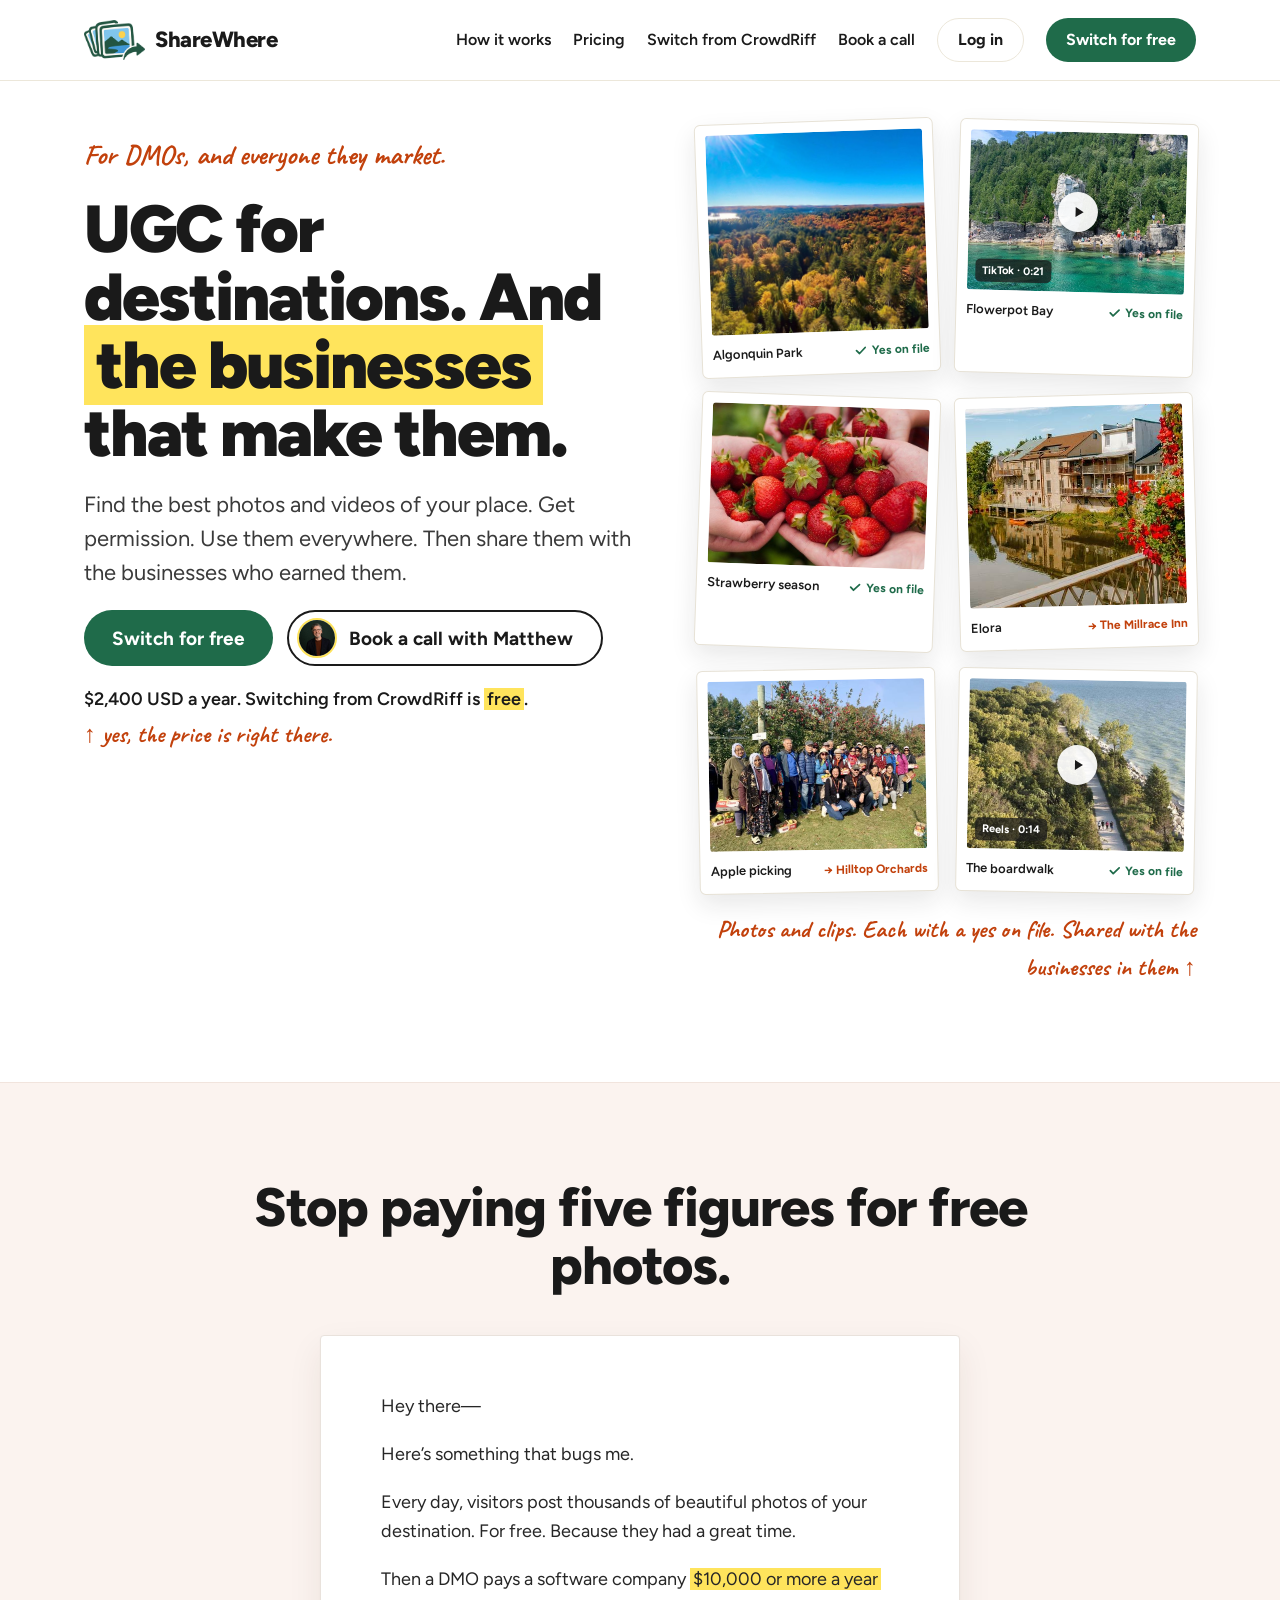
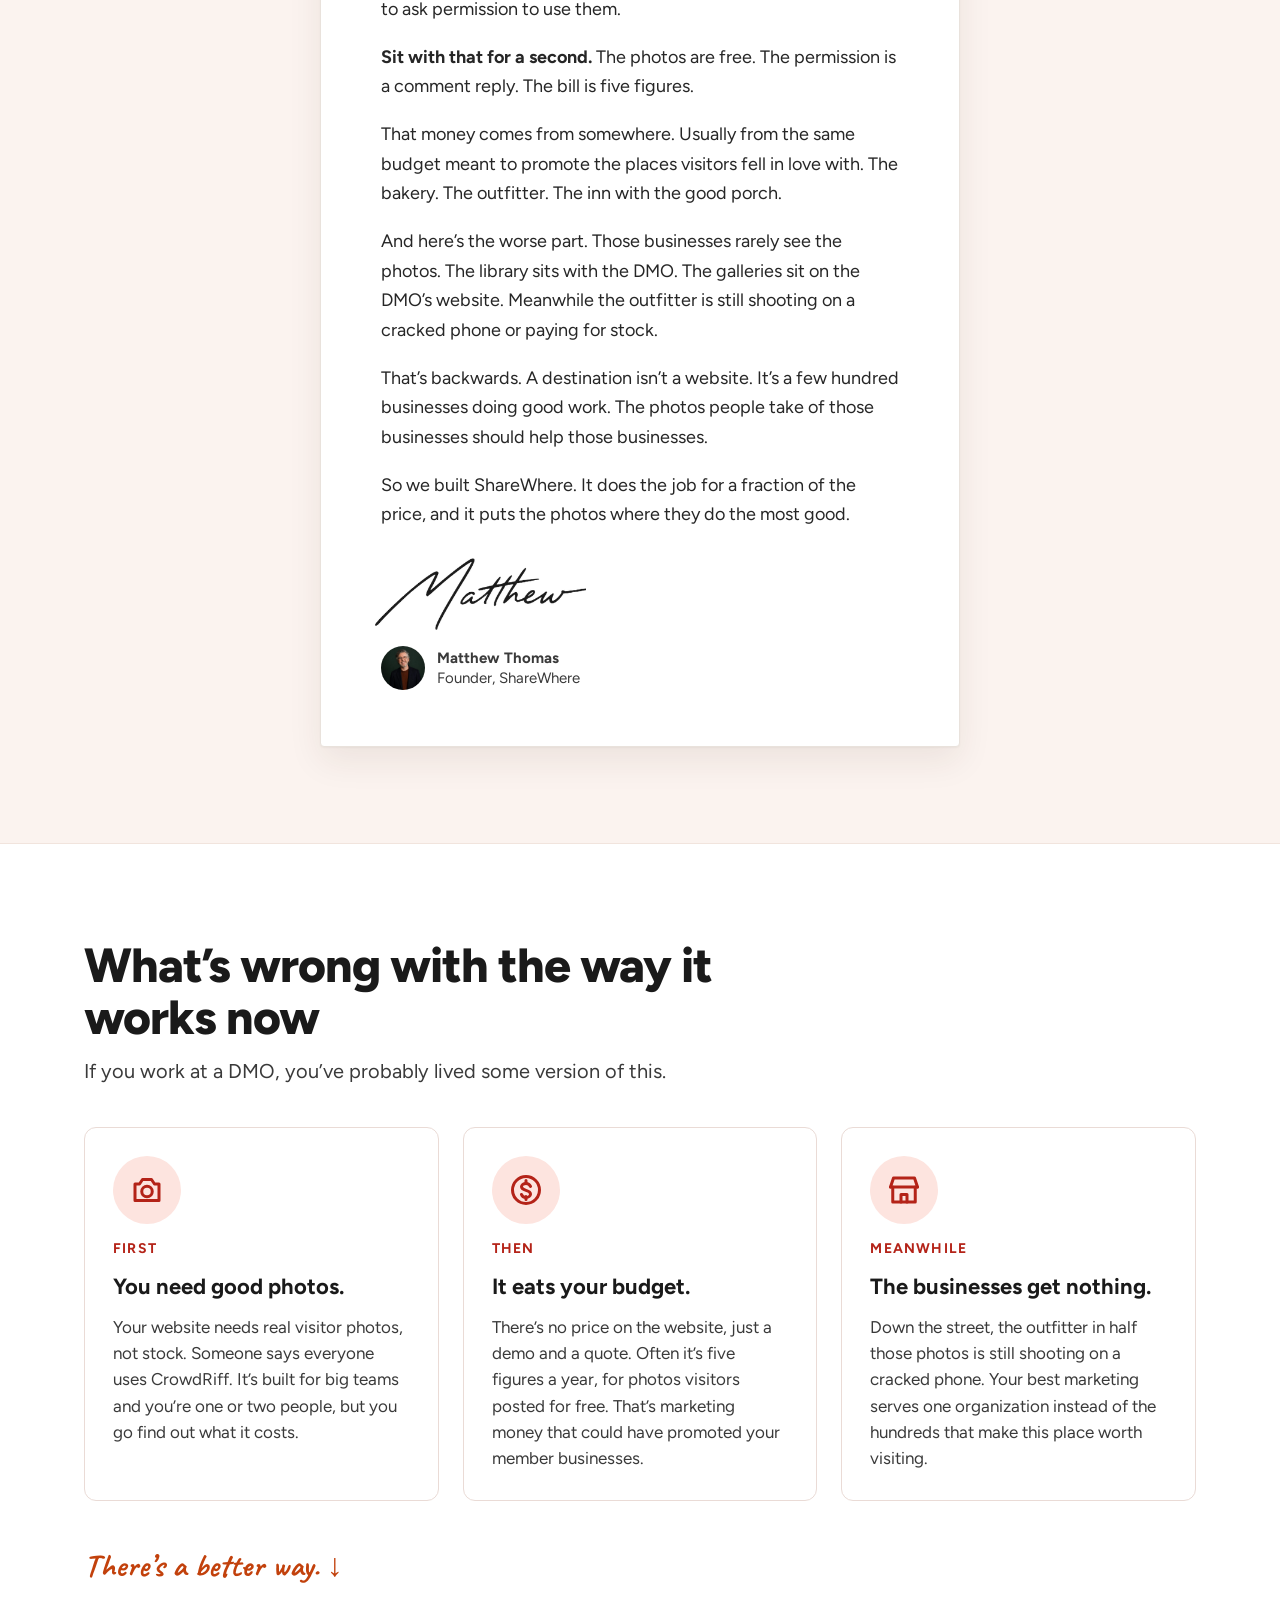
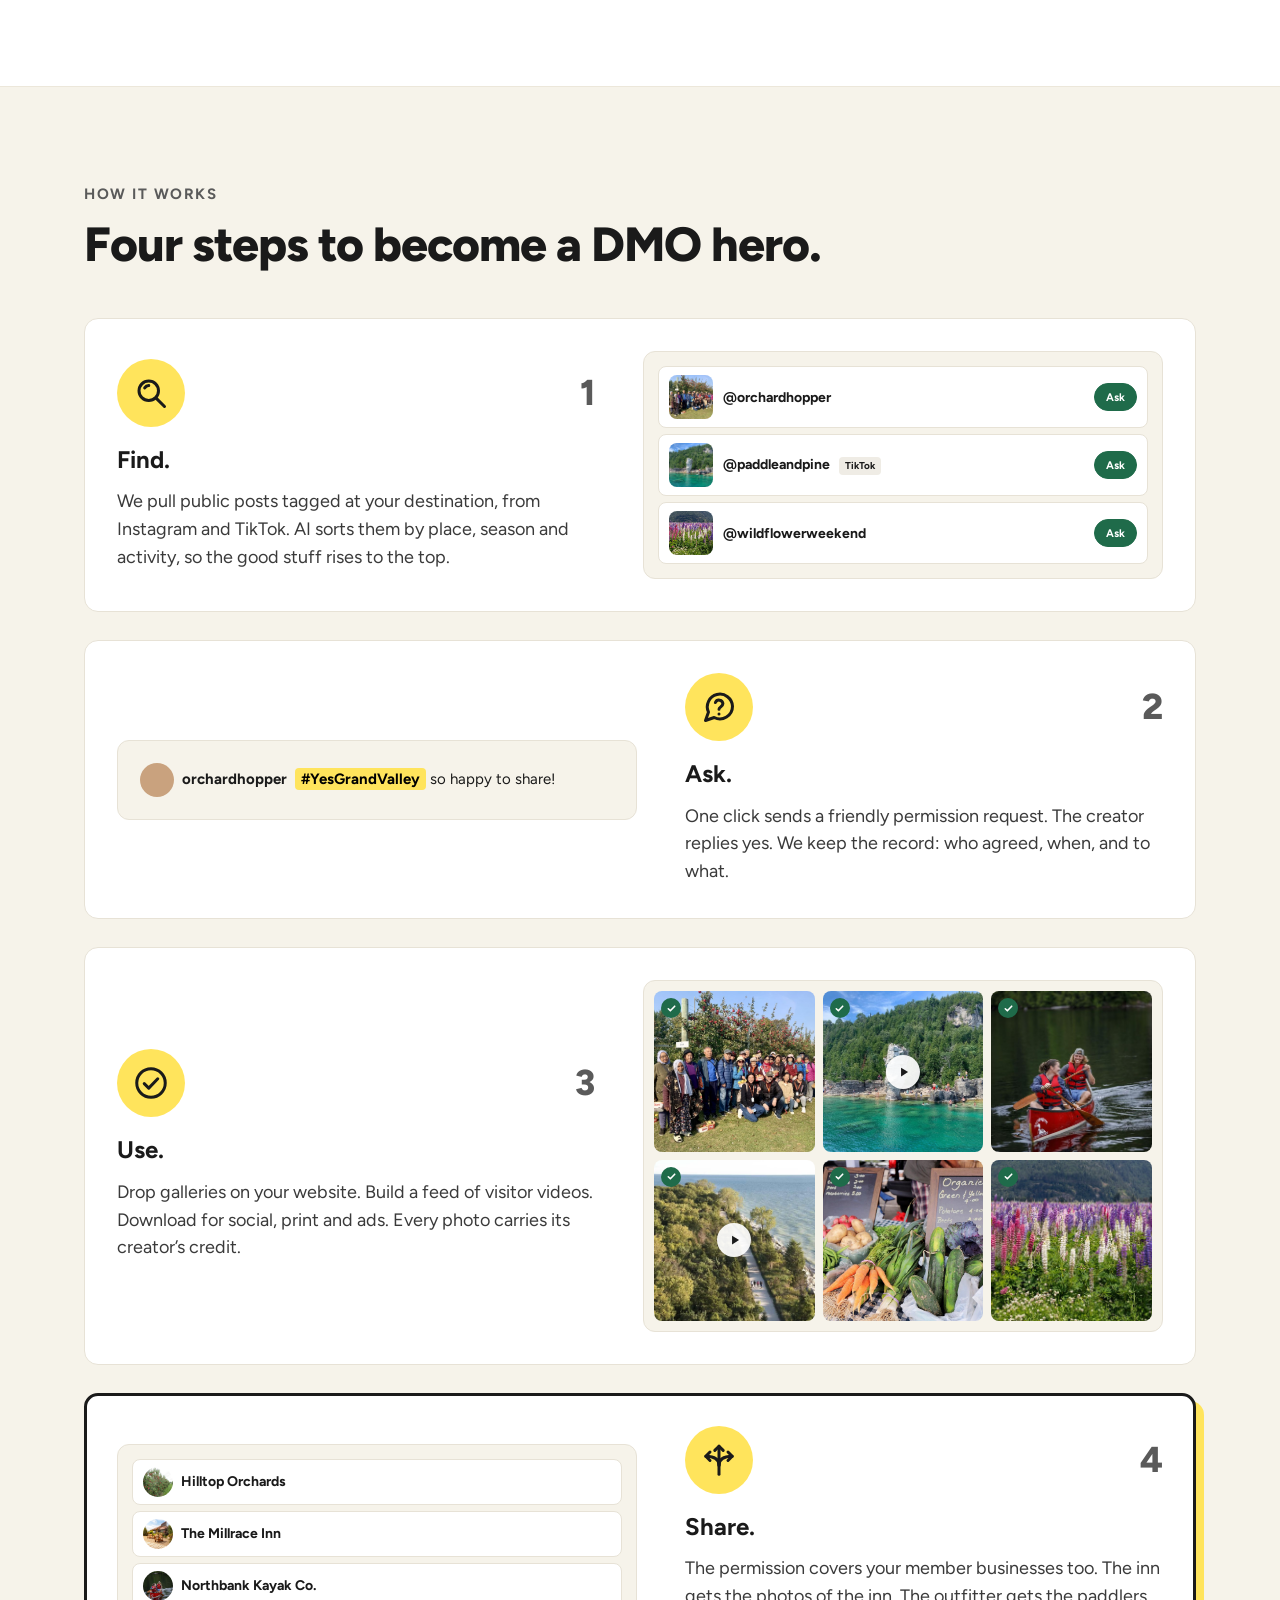
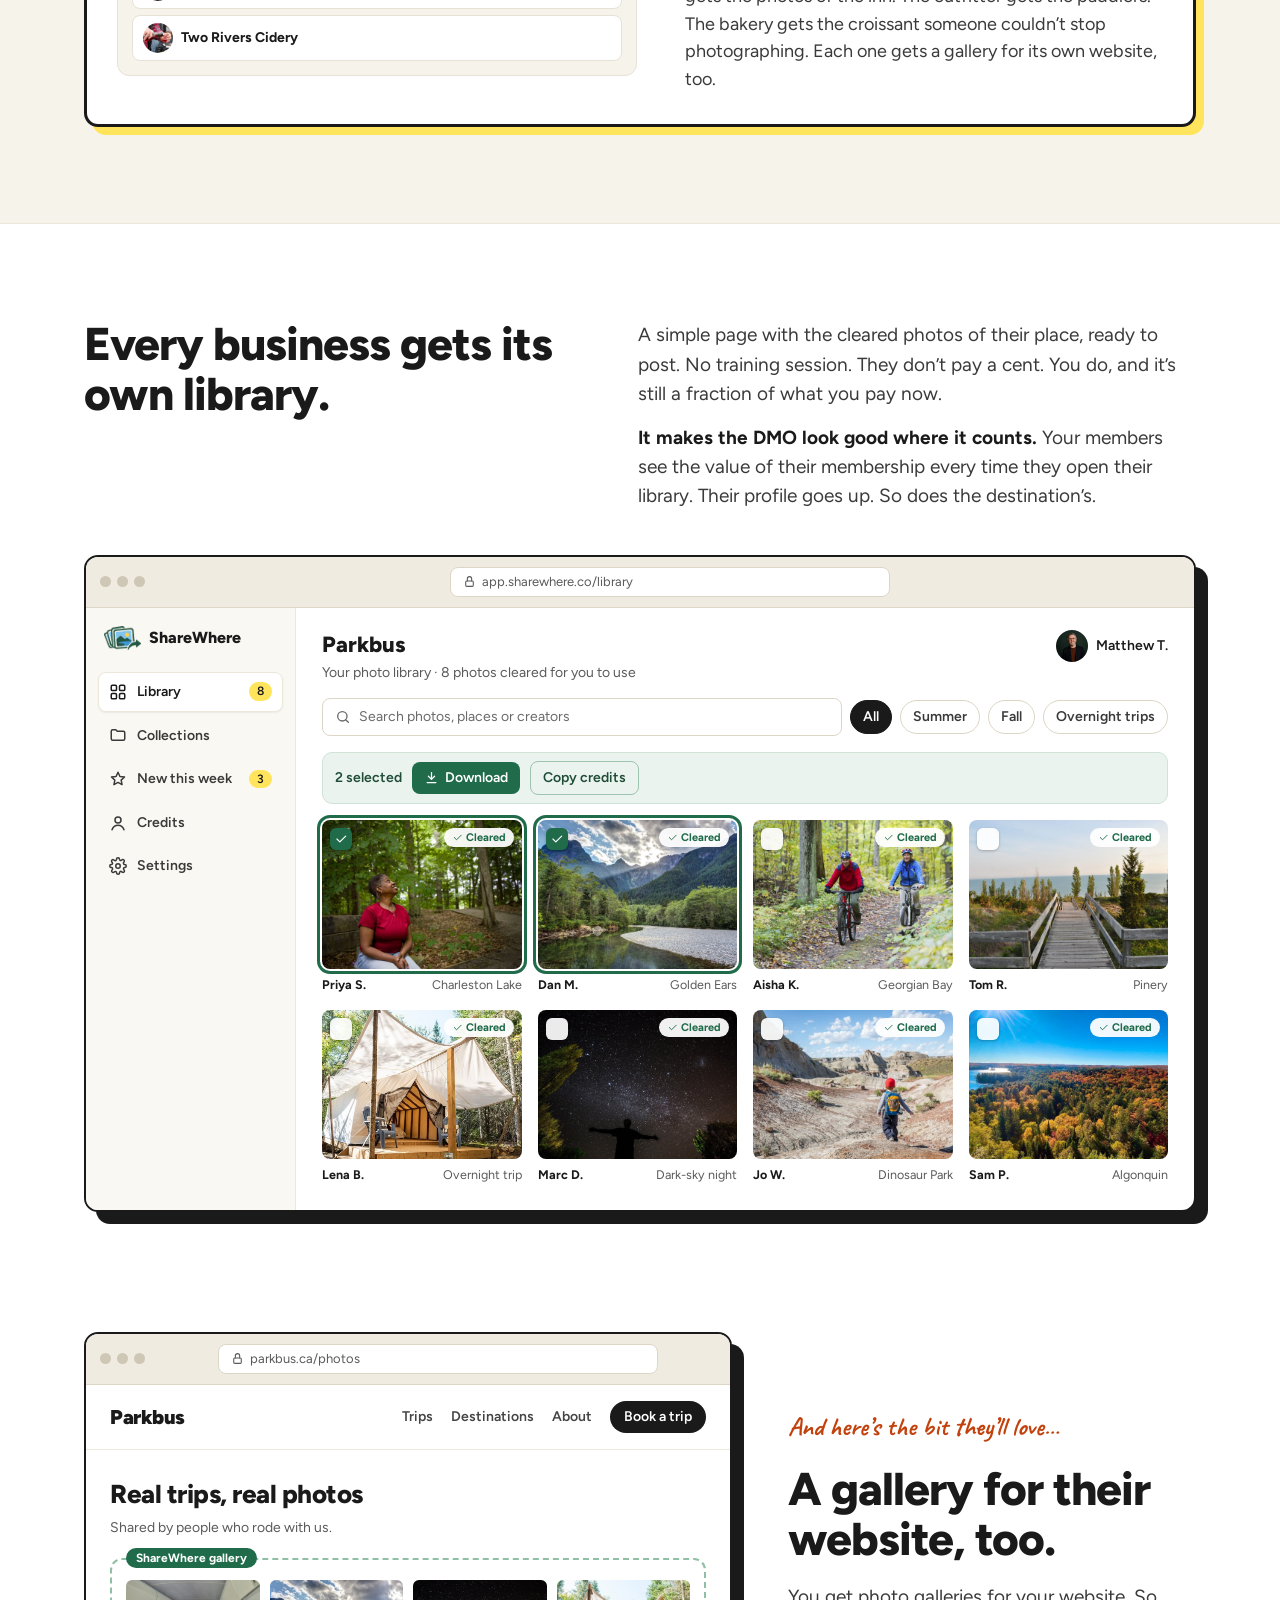
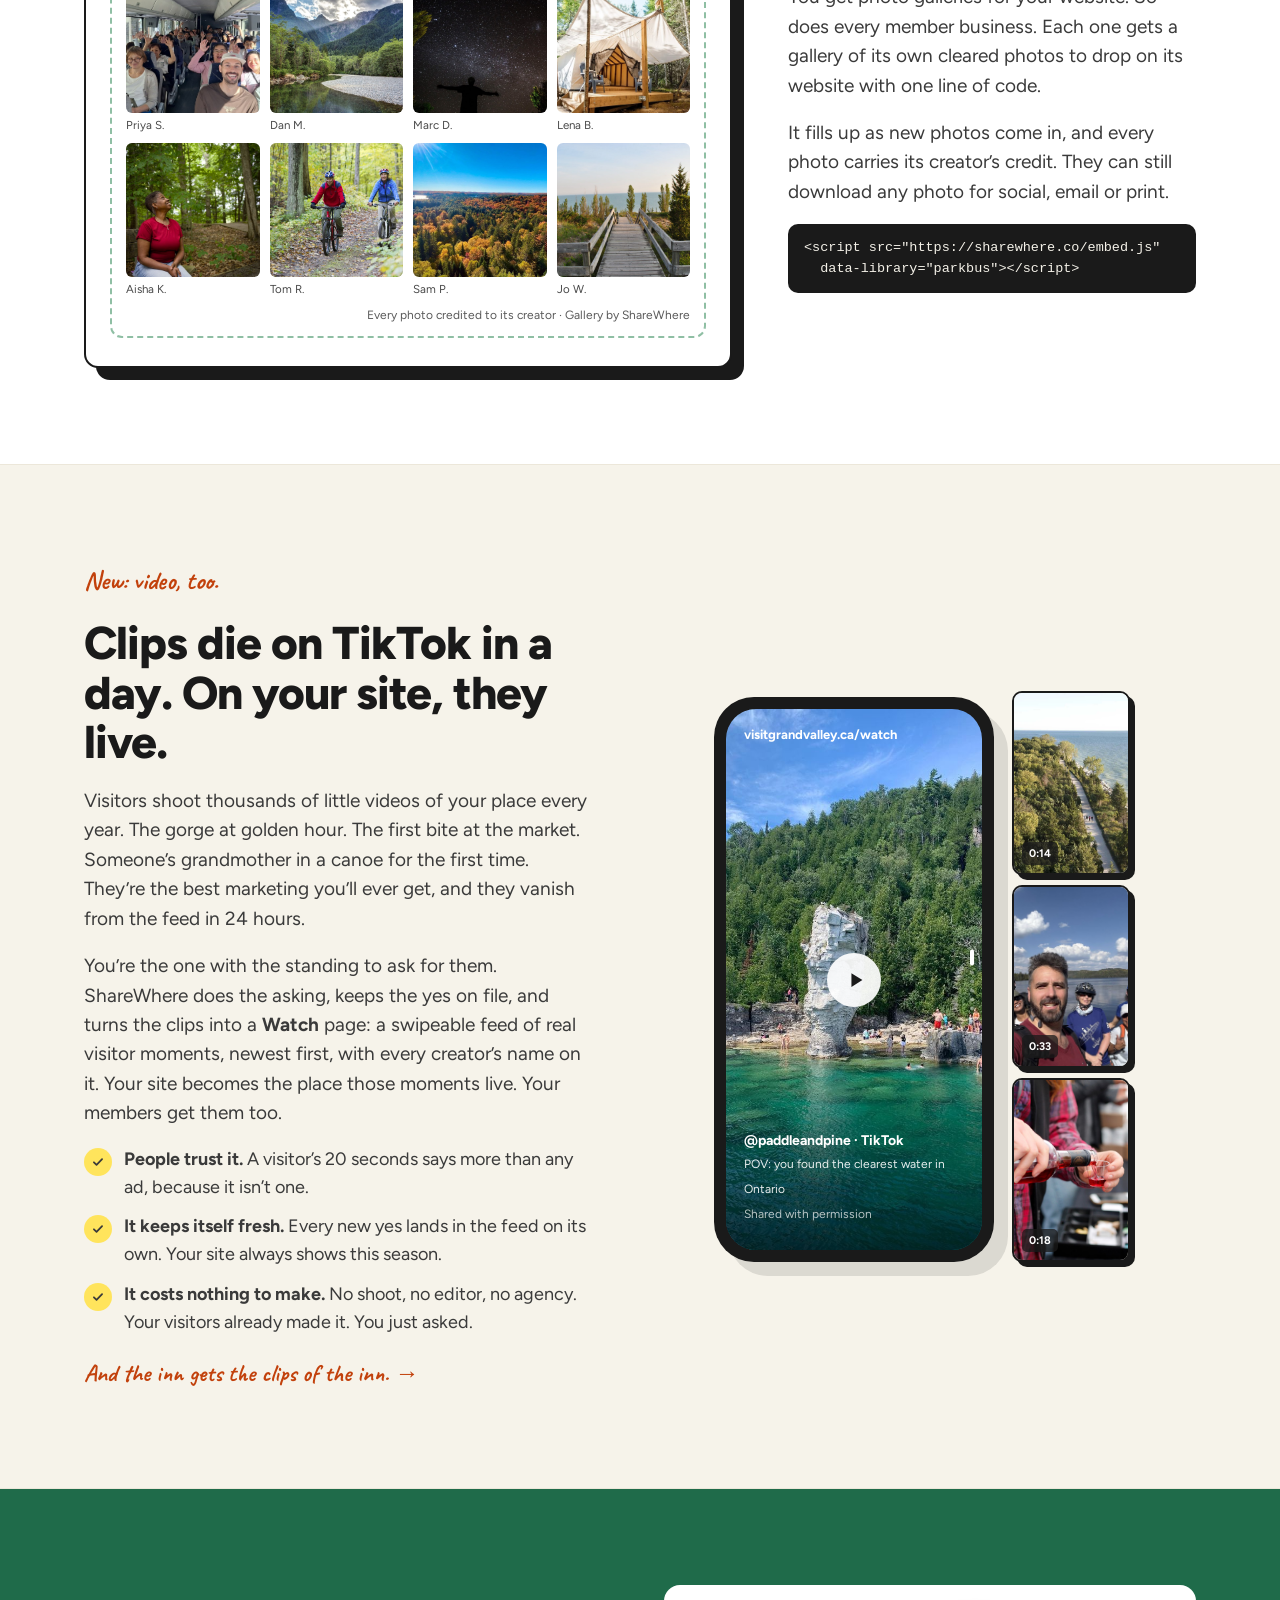
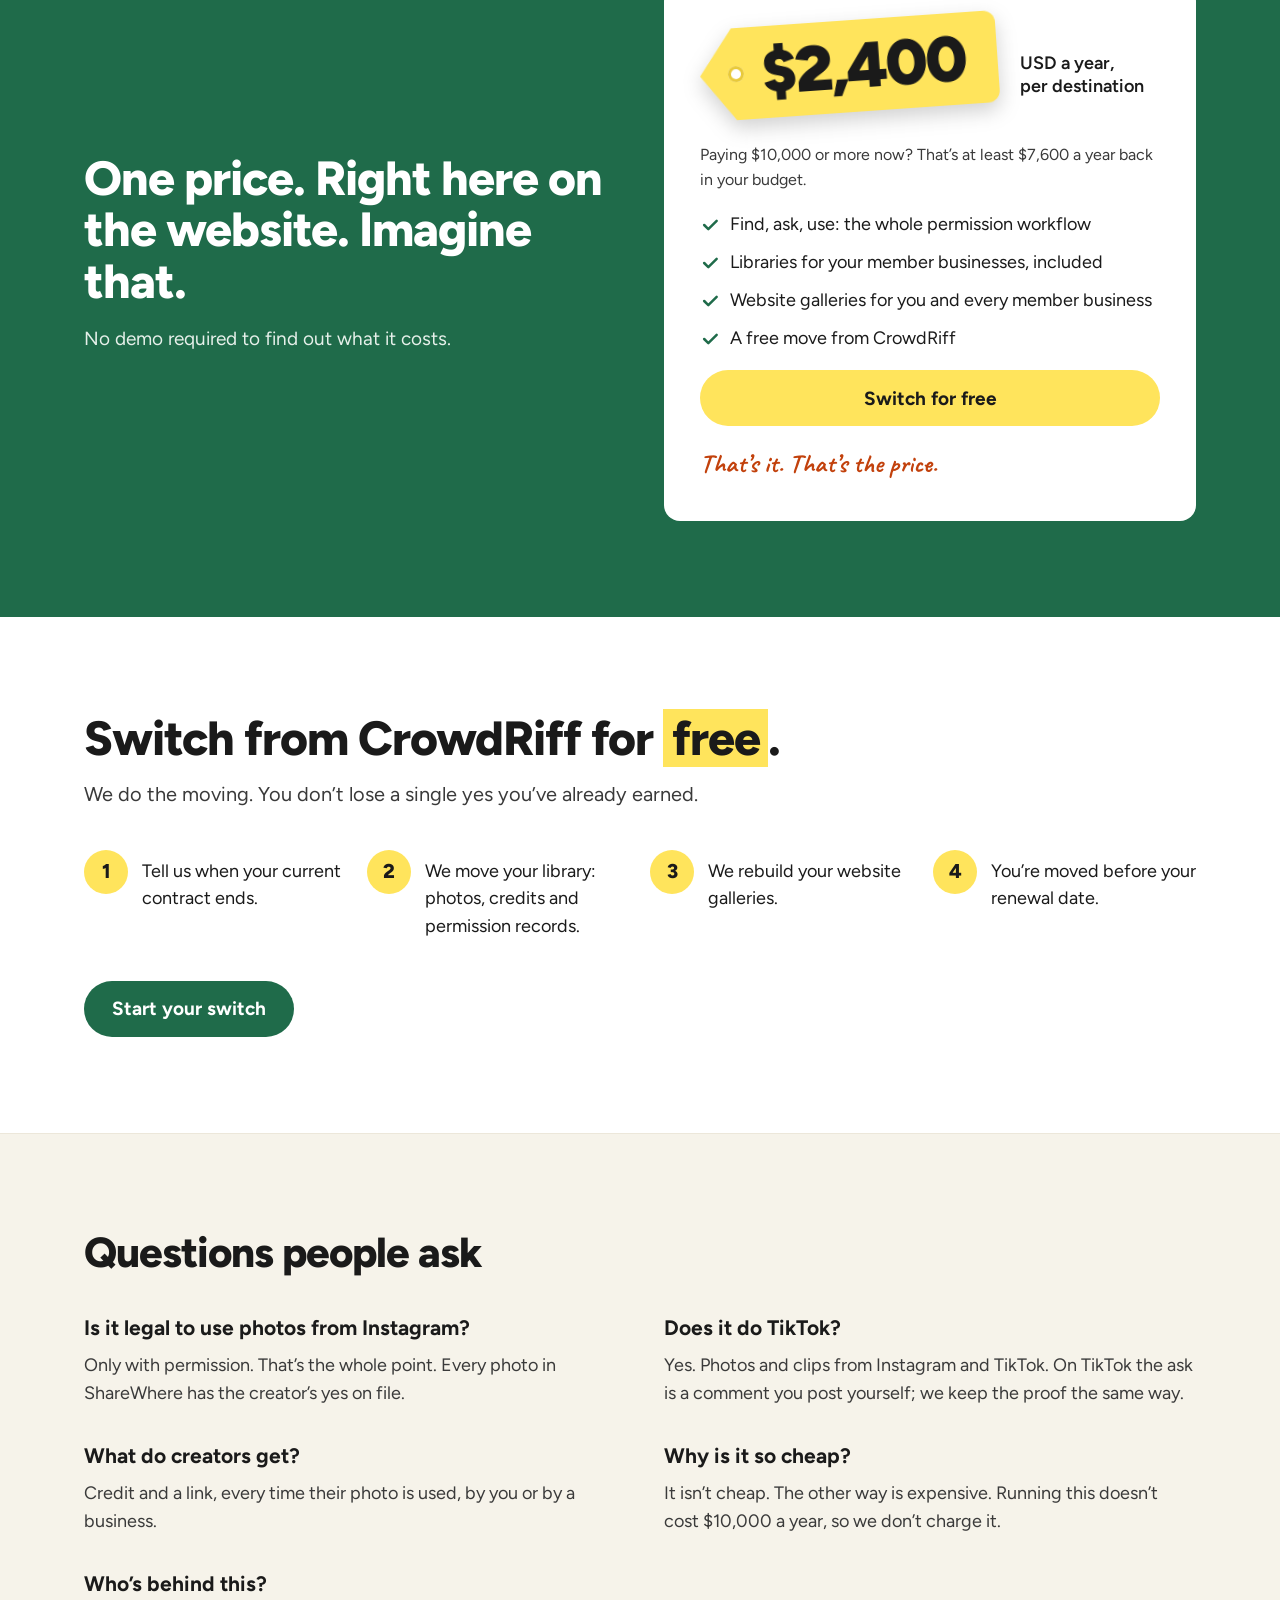
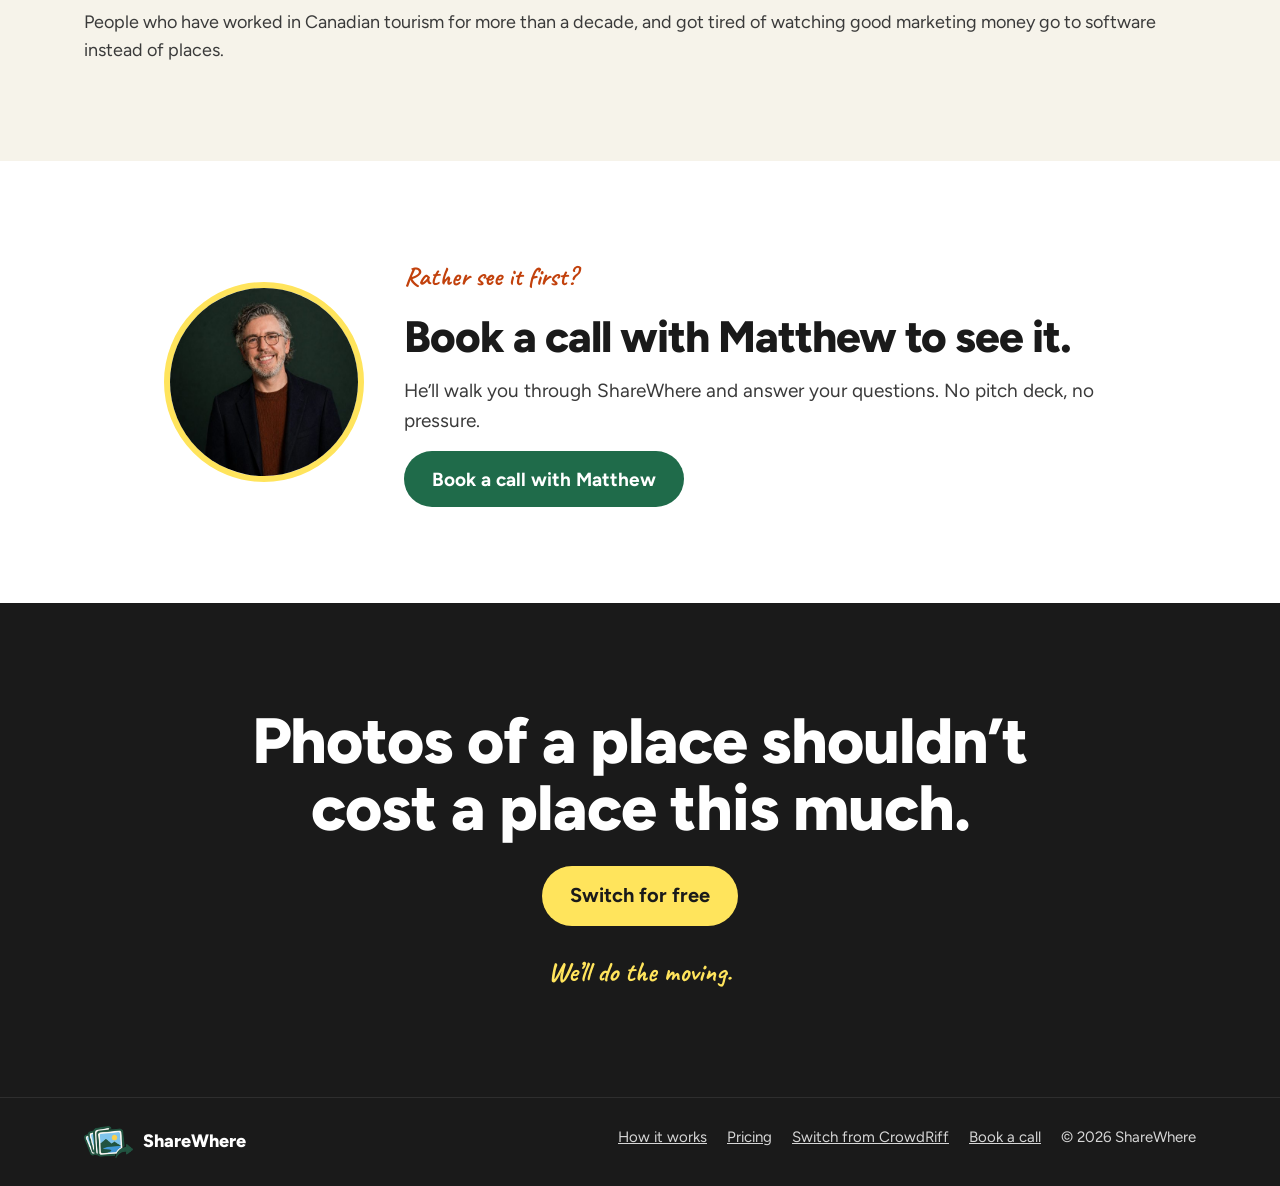
<file: index.html>
<!doctype html>
<html lang="en">
<head>
<meta charset="utf-8">
<meta name="viewport" content="width=device-width, initial-scale=1">
<title>ShareWhere — UGC for destinations and the businesses that make them</title>
<link rel="icon" type="image/png" href="images/sharewhere-icon.png">
<link rel="apple-touch-icon" href="images/sharewhere-icon.png">
<meta property="og:type" content="website">
<meta property="og:url" content="https://sharewhere.co/">
<meta property="og:title" content="ShareWhere: UGC for destinations and the businesses that make them">
<meta property="og:description" content="Find the best visitor photos of your place, get permission, and share them with your member businesses. $2,400 USD a year. Switching from CrowdRiff is free.">
<meta property="og:image" content="https://sharewhere.co/images/on-the-bus.jpg">
<meta name="twitter:card" content="summary_large_image">
<meta name="description" content="Find the best visitor photos of your destination, get permission, use them everywhere, then share them with your member businesses. $2,400 USD a year. Switching from CrowdRiff is free.">
<link rel="preconnect" href="https://fonts.googleapis.com">
<link rel="preconnect" href="https://fonts.gstatic.com" crossorigin>
<link href="https://fonts.googleapis.com/css2?family=Caveat:wght@600;700&family=Figtree:wght@400;500;600;700;800;900&display=swap" rel="stylesheet">
<style>
:root{--ink:#1A1A1A;--body:#3A3A3A;--muted:#5A5A5A;--paper:#FFFFFF;--sand:#F6F3EA;--line:#ECE7DA;--green:#1F6B4A;--green-dark:#144A33;--hi:#FFE45C;--note:#C2410C}
*{box-sizing:border-box}
body{margin:0;background:var(--paper);color:var(--ink);font-family:'Figtree',system-ui,sans-serif;line-height:1.55;-webkit-font-smoothing:antialiased}
img{max-width:100%;display:block}
a{color:var(--green)}a:hover{color:var(--green-dark)}
.wrap{max-width:1160px;margin:0 auto;padding:0 24px}
.display{font-family:'Figtree',sans-serif;font-weight:800;letter-spacing:-1px;line-height:1.08;margin:0}
.hand{font-family:'Caveat',cursive;font-weight:700;color:var(--note);margin:0}
.eyebrow{margin:0;font-size:15px;font-weight:700;letter-spacing:1.5px;text-transform:uppercase;color:var(--muted)}
.hl{background:var(--hi);padding:0 .18em;box-decoration-break:clone;-webkit-box-decoration-break:clone}
.btn{display:inline-flex;align-items:center;justify-content:center;gap:8px;min-height:56px;padding:0 28px;border-radius:999px;text-decoration:none;font-weight:700;font-size:19px}
.btn-green{background:var(--green);color:#fff}.btn-green:hover{background:var(--green-dark);color:#fff}
.btn-outline{border:2px solid var(--ink);color:var(--ink)}.btn-outline:hover{background:var(--ink);color:#fff}
.btn-yellow{background:var(--hi);color:var(--ink)}.btn-yellow:hover{background:#FFD91F;color:var(--ink)}
.band{background:var(--sand);border-top:1px solid var(--line);border-bottom:1px solid var(--line)}
section{scroll-margin-top:20px}
.pad{padding-top:96px;padding-bottom:96px}

/* nav */
.nav{display:flex;flex-wrap:wrap;align-items:center;justify-content:space-between;gap:16px;padding-top:18px;padding-bottom:18px}
.logo{display:inline-flex;align-items:center;gap:10px;text-decoration:none;color:var(--ink);font-family:'Figtree',sans-serif;font-weight:800;font-size:22px;letter-spacing:-.5px}
.navlinks{display:flex;flex-wrap:wrap;align-items:center;gap:22px;font-weight:600}
.navlinks a{color:var(--ink);text-decoration:none}.navlinks a:hover{text-decoration:underline}
.navlinks .btn{min-height:44px;padding:0 20px;font-size:16px}
.btn-white{background:#fff;color:var(--ink);border:1.5px solid var(--line)}.btn-white:hover{background:var(--sand);color:var(--ink)}
.navlinks a.btn-white,.navlinks a.btn-white:hover{text-decoration:none}
.hero-login{display:none;font-weight:600;font-size:15px;color:var(--ink);margin-top:-6px}
.navlinks a.btn-green,.navlinks a.btn-green:hover{color:#fff;text-decoration:none}

/* hero */
.hero{display:flex;flex-wrap:wrap;gap:56px;align-items:flex-start;padding-top:40px;padding-bottom:96px}
.hero-copy{flex:1 1 480px;min-width:0;display:flex;flex-direction:column;gap:20px;padding-top:12px}
.hero h1{font-size:clamp(42px,5.2vw,70px);line-height:1.02;letter-spacing:-2px;font-weight:900}
.lede{margin:0;font-size:22px;color:var(--body);max-width:560px}
.row{display:flex;flex-wrap:wrap;align-items:center;gap:14px}
.price-line{margin:0;font-size:18px;font-weight:600}
.collage{flex:1 1 420px;min-width:0}
.grid2{display:grid;grid-template-columns:repeat(2,minmax(0,1fr));gap:20px}
.polaroid{margin:0;background:#fff;padding:10px 10px 12px;border:1px solid #E7E2D6;border-radius:6px;box-shadow:0 10px 24px rgba(26,26,26,.10);display:flex;flex-direction:column;gap:10px}
.polaroid img{width:100%;object-fit:cover;border-radius:3px;display:block}
.polaroid figcaption,.cap{display:flex;justify-content:space-between;align-items:center;gap:8px;font-size:13px;font-weight:600}
.ok{display:inline-flex;align-items:center;gap:4px;color:var(--green);font-weight:700;font-size:12px;white-space:nowrap}
.to{display:inline-flex;align-items:center;gap:4px;color:var(--note);font-weight:700;font-size:12px;white-space:nowrap}
.pv{position:relative}
.pv .play{position:absolute;left:50%;top:50%;transform:translate(-50%,-50%);width:40px;height:40px;border-radius:999px;background:rgba(255,255,255,.92);display:flex;align-items:center;justify-content:center;padding-left:3px;box-sizing:border-box;box-shadow:0 2px 8px rgba(0,0,0,.25)}
.pv .len{position:absolute;left:8px;bottom:8px;padding:3px 7px;border-radius:5px;background:rgba(26,26,26,.75);color:#fff;font-size:11px;font-weight:700}

/* essay */
.essay{max-width:720px;margin:0 auto;padding:96px 24px;display:flex;flex-direction:column;gap:22px;font-size:21px;line-height:1.6}
.essay p{margin:0}
.essay h2{font-size:clamp(34px,4.4vw,54px);margin-bottom:8px}

/* lists of cards */
.flex{display:flex;flex-wrap:wrap}
.problem{flex:1 1 440px;min-width:0;border-top:4px solid var(--ink);padding-top:18px;display:flex;flex-direction:column;gap:10px}
.problem h3,.step h3{margin:0;font-size:24px;font-weight:700}
.problem p,.step p{margin:0;font-size:18px;color:var(--body)}
.steps{margin:0;padding:0;list-style:none;display:flex;flex-direction:column;gap:28px}
.step{background:#fff;border:1px solid #E7E2D6;border-radius:14px;padding:32px;display:flex;flex-wrap:wrap;gap:32px 48px;align-items:center}
.step-copy{flex:1 1 300px;min-width:0;display:flex;flex-direction:column;gap:10px}
.step-ui{flex:1 1 380px;min-width:0;max-width:520px}
.step:nth-child(even) .step-copy{order:2}
.step:nth-child(even) .step-ui{order:1}
.step .n{font-family:'Figtree',sans-serif;font-weight:800;font-size:44px;line-height:1}
.step.star{border:3px solid var(--ink);padding:30px;box-shadow:8px 8px 0 var(--hi)}

/* step icons */
.step-top{display:flex;align-items:center;justify-content:space-between;gap:12px;margin-bottom:4px}
.icon{flex:none;width:68px;height:68px;border-radius:999px;background:var(--hi);color:var(--ink);display:inline-flex;align-items:center;justify-content:center}
.icon svg{width:36px;height:36px}
.step .n{color:#5A5A5A;font-size:36px}

/* hero avatar button */
.btn-avatar{padding-left:8px;gap:12px}
.mini{width:40px;height:40px;border-radius:999px;object-fit:cover;object-position:50% 30%;border:2px solid var(--hi)}

/* letter */
.paper-band{background:#FBF3EF;border-top:1px solid #F1E4DD;border-bottom:1px solid #F1E4DD}
.paper{width:100%;max-width:640px;background:#fff;border:1px solid #E9E2DC;border-radius:4px;box-shadow:0 1px 2px rgba(0,0,0,.04),0 14px 34px rgba(60,40,30,.08);padding:56px 60px;font-size:18px;line-height:1.65;color:#262626}
.paper p{margin:0 0 18px}
.signoff{margin-top:28px;display:flex;flex-direction:column;gap:6px}
.signature-img{display:block;align-self:flex-start;height:72px;width:auto;max-width:260px;object-fit:contain;margin:0 0 10px -6px}
.signature{font-size:44px;line-height:1;color:var(--ink);transform:rotate(-4deg);transform-origin:left;margin:0 0 6px}
.byline{display:flex;align-items:center;gap:12px;font-size:15px;line-height:1.35;color:#3A3A3A}
.byline img{width:44px;height:44px;border-radius:999px;object-fit:cover;object-position:50% 30%}
@media (max-width:600px){.paper{padding:36px 24px}}

/* price tag */
.tag-row{display:flex;flex-wrap:wrap;align-items:center;gap:22px;margin:8px 0 4px}
.tag-wrap{transform:rotate(-4deg);filter:drop-shadow(0 8px 10px rgba(0,0,0,.18))}
.price-tag{position:relative;display:inline-flex;align-items:center;background:var(--hi);padding:14px 32px 14px 62px;border-radius:0 12px 12px 0;clip-path:polygon(34px 0,100% 0,100% 100%,34px 100%,0 50%)}
.price-tag .hole{position:absolute;left:28px;top:50%;width:16px;height:16px;margin-top:-8px;border-radius:999px;background:#fff;box-shadow:inset 0 0 0 3px #E8C93A}
.price-tag strong{font-family:'Figtree',sans-serif;font-weight:900;font-size:64px;line-height:1;letter-spacing:-2px;color:var(--ink)}

/* story */
.story{margin:0;padding:0;list-style:none;display:flex;flex-wrap:wrap;gap:24px}
.chapter{flex:1 1 240px;min-width:0;background:#fff;border:1px solid #EADBD6;border-radius:12px;padding:28px;display:flex;flex-direction:column;gap:10px}
.icon.bad{background:#FDE4DF;color:#B42318}
.when{font-size:14px;font-weight:700;letter-spacing:1.2px;text-transform:uppercase;color:#B42318}
.chapter h3{margin:0;font-size:22px;font-weight:700}
.chapter p{margin:0;font-size:17px;color:var(--body)}

/* app mock */
.app{background:#fff;border:2px solid var(--ink);border-radius:14px;overflow:hidden;box-shadow:12px 12px 0 var(--ink);font-size:14px;line-height:1.4}
.app-chrome{display:flex;align-items:center;gap:14px;padding:10px 14px;background:#EFEBE1;border-bottom:1px solid #DDD6C6}
.dots{display:flex;gap:6px}.dots i{width:11px;height:11px;border-radius:99px;background:#CFC7B5;display:block}
.url{flex:1;max-width:440px;margin:0 auto;background:#fff;border:1px solid #DDD6C6;border-radius:8px;padding:5px 12px;color:#5A5A5A;font-size:13px;display:flex;align-items:center;gap:6px}
.app-body{display:flex}
.app-side{flex:none;width:210px;background:#FAF8F3;border-right:1px solid #ECE7DA;padding:18px 12px;display:flex;flex-direction:column;gap:4px}
.app-brand{display:flex;align-items:center;gap:8px;font-weight:800;font-size:16px;margin:0 6px 18px}
.app-brand img{height:24px;width:auto}
.nav-item{display:flex;align-items:center;gap:10px;padding:9px 10px;border-radius:8px;color:#3A3A3A;font-weight:600;border:1px solid transparent}
.nav-item.on{background:#fff;color:var(--ink);border-color:#ECE7DA;box-shadow:0 1px 2px rgba(0,0,0,.06)}
.nav-item .count{margin-left:auto;font-size:12px;background:var(--hi);border-radius:99px;padding:1px 8px;color:var(--ink)}
.app-main{flex:1;min-width:0;padding:22px 26px 26px;display:flex;flex-direction:column;gap:16px}
.app-top{display:flex;flex-wrap:wrap;justify-content:space-between;align-items:flex-start;gap:12px}
.app-top h3{margin:0;font-size:22px;font-weight:800}.app-top p{margin:2px 0 0;color:#5A5A5A}
.me{display:flex;align-items:center;gap:8px;font-weight:600}
.me img{width:32px;height:32px;border-radius:99px;object-fit:cover;object-position:50% 30%}
.app-tools{display:flex;flex-wrap:wrap;align-items:center;gap:8px}
.search{flex:1 1 220px;display:flex;align-items:center;gap:8px;border:1px solid #DDD6C6;border-radius:8px;padding:8px 12px;color:#6A6A6A}
.chip{border:1px solid #DDD6C6;border-radius:99px;padding:6px 12px;font-weight:600;color:#3A3A3A;white-space:nowrap}
.chip.on{background:var(--ink);color:#fff;border-color:var(--ink)}
.selbar{display:flex;flex-wrap:wrap;align-items:center;gap:10px;background:#EAF3EE;border:1px solid #CFE3D7;border-radius:10px;padding:8px 12px;font-weight:600;color:#1F4D38}
.selbar .act{display:inline-flex;align-items:center;gap:6px;background:var(--green);color:#fff;border-radius:8px;padding:6px 12px}
.selbar .ghost{background:transparent;color:#1F4D38;border:1px solid #9CC4AE}
.app-grid{display:grid;grid-template-columns:repeat(4,minmax(0,1fr));gap:16px}
.ph{position:relative;display:flex;flex-direction:column;gap:7px;min-width:0}
.ph img{width:100%;aspect-ratio:4/3;height:auto;object-fit:cover;border-radius:8px}
.ph.sel img{outline:3px solid var(--green);outline-offset:2px}
.chk{position:absolute;top:8px;left:8px;width:22px;height:22px;border-radius:6px;background:rgba(255,255,255,.92);box-shadow:0 1px 3px rgba(0,0,0,.25);display:flex;align-items:center;justify-content:center;color:#fff}
.ph.sel .chk{background:var(--green)}
.cleared{position:absolute;top:8px;right:8px;display:inline-flex;align-items:center;gap:3px;background:rgba(255,255,255,.94);color:var(--green);font-size:11px;font-weight:700;border-radius:99px;padding:2px 8px}
.meta{display:flex;justify-content:space-between;gap:6px;font-size:12.5px}.who{font-weight:700}.where{color:#5A5A5A;text-align:right}
@media (max-width:860px){.app-side{display:none}.app-grid{grid-template-columns:repeat(2,minmax(0,1fr))}}

/* business site embed mock */
.site-head{display:flex;flex-wrap:wrap;align-items:center;justify-content:space-between;gap:12px;padding:16px 24px;border-bottom:1px solid #EEE9DD}
.site-logo{font-weight:900;font-size:20px;letter-spacing:-.5px}
.site-nav{display:flex;flex-wrap:wrap;align-items:center;gap:18px;font-weight:600;color:#444}
.site-btn{background:var(--ink);color:#fff;border-radius:99px;padding:6px 14px}
.site-body{padding:26px 24px 28px;display:flex;flex-direction:column;gap:6px}
.site-body h4{margin:0;font-size:26px;font-weight:800;letter-spacing:-.5px}
.site-sub{margin:0 0 14px;color:#5A5A5A}
.embed{position:relative;border:2px dashed #8FBFA4;border-radius:12px;padding:20px 14px 12px}
.embed-label{position:absolute;top:-12px;left:14px;background:var(--green);color:#fff;font-size:12px;font-weight:700;border-radius:99px;padding:2px 10px}
.embed-grid{display:grid;grid-template-columns:repeat(4,minmax(0,1fr));gap:10px}
.eg{margin:0;display:flex;flex-direction:column;gap:4px;min-width:0}
.eg img{width:100%;aspect-ratio:1/1;object-fit:cover;border-radius:6px}
.eg figcaption{font-size:11.5px;color:#4A4A4A}
.powered{margin:10px 0 0;font-size:12px;color:#5A5A5A;text-align:right}
.code{margin:0;background:var(--ink);color:#F4F1E8;border-radius:10px;padding:14px 16px;font-size:13.5px;line-height:1.5;overflow-x:auto;font-family:ui-monospace,SFMono-Regular,Menlo,monospace}
@media (max-width:600px){.embed-grid{grid-template-columns:repeat(2,minmax(0,1fr))}}

/* library mock */
.library{flex:1 1 560px;min-width:0;background:#fff;border:2px solid var(--ink);border-radius:14px;overflow:hidden;box-shadow:10px 10px 0 var(--ink)}
.library-head{display:flex;flex-wrap:wrap;align-items:center;justify-content:space-between;gap:12px;padding:18px 22px;border-bottom:1px solid #E7E2D6;background:var(--sand)}
.library-grid{padding:20px;display:grid;grid-template-columns:repeat(3,minmax(0,1fr));gap:16px}
.library-grid img{width:100%;height:130px;object-fit:cover;border-radius:6px}
.tile{display:flex;flex-direction:column;gap:6px;min-width:0}
.tile .credit{font-size:12px;color:#4A4A4A}

/* pricing */
.pricing{background:var(--green);color:#fff}
.price-card{flex:1 1 420px;min-width:0;background:#fff;color:var(--ink);border-radius:16px;padding:36px;display:flex;flex-direction:column;gap:18px}
.big-price{margin:0;display:flex;align-items:baseline;flex-wrap:wrap;gap:10px}
.big-price strong{font-family:'Figtree',sans-serif;font-weight:900;font-size:72px;line-height:1;letter-spacing:-2px}
.checks{margin:0;padding:0;list-style:none;display:flex;flex-direction:column;gap:10px;font-size:18px}
.checks li{display:flex;gap:10px;align-items:flex-start}
.checks svg{flex:none;margin-top:4px}



/* watch */
.watch{display:flex;flex-wrap:wrap;gap:56px;align-items:center}
.watch-copy{flex:1 1 380px;min-width:0;display:flex;flex-direction:column;gap:18px}
.watch-stage{flex:1 1 420px;min-width:0;display:flex;justify-content:center;align-items:flex-end;gap:18px;position:relative}
.phone{width:280px;flex:none;background:var(--ink);border-radius:40px;padding:12px;box-shadow:14px 14px 0 rgba(26,26,26,.12)}
.phone .scr{position:relative;border-radius:30px;overflow:hidden;aspect-ratio:9/19;background:#000}
.phone .scr img{width:100%;height:100%;object-fit:cover;display:block}
.phone .top{position:absolute;top:0;left:0;right:0;padding:16px 18px;display:flex;justify-content:space-between;color:#fff;font-size:13px;font-weight:700}
.phone .ov{position:absolute;left:0;right:0;bottom:0;padding:70px 18px 24px;background:linear-gradient(transparent,rgba(0,0,0,.72));color:#fff}
.phone .ov b{display:block;font-size:14px}.phone .ov span{font-size:12px;opacity:.9}
.phone .play{position:absolute;left:50%;top:50%;transform:translate(-50%,-50%);width:54px;height:54px;border-radius:999px;background:rgba(255,255,255,.92);display:flex;align-items:center;justify-content:center;padding-left:4px;box-sizing:border-box}
.phone .dots2{position:absolute;right:8px;top:50%;transform:translateY(-50%);display:flex;flex-direction:column;gap:5px}
.phone .dots2 i{width:4px;height:4px;border-radius:999px;background:rgba(255,255,255,.4)}.phone .dots2 i:first-child{background:#fff;height:16px}
.clipstack{display:flex;flex-direction:column;gap:10px;flex:none;width:118px}
.clip{position:relative;border-radius:10px;overflow:hidden;aspect-ratio:9/14;background:#E8E4DB;border:2px solid var(--ink);box-shadow:5px 5px 0 var(--ink)}
.clip img{width:100%;height:100%;object-fit:cover;display:block}
.clip span{position:absolute;left:8px;bottom:8px;padding:3px 7px;border-radius:5px;background:rgba(26,26,26,.75);color:#fff;font-size:11px;font-weight:700}
.watch-points{margin:0;padding:0;list-style:none;display:flex;flex-direction:column;gap:12px;font-size:18px;color:var(--body)}
.watch-points li{display:flex;gap:12px;align-items:flex-start}
.watch-points .dot{flex:none;width:28px;height:28px;border-radius:999px;background:var(--hi);display:inline-flex;align-items:center;justify-content:center;margin-top:2px}
@media (max-width:760px){.watch-stage{gap:12px}.phone{width:230px}.clipstack{width:92px}}

/* step ui fragments */
.stepui{background:var(--sand);border:1px solid #E7E2D6;border-radius:12px;padding:14px;font-family:'Figtree',sans-serif;font-size:13px;line-height:1.4;color:var(--ink)}
.stepui .mrow{display:flex;align-items:center;gap:10px;background:#fff;border:1px solid #E7E2D6;border-radius:8px;padding:8px 10px}
.stepui .mrow+.mrow{margin-top:6px}
.stepui img{width:44px;height:44px;border-radius:8px;object-fit:cover;flex:none}
.stepui b{font-weight:700;display:block}
.stepui .mt{display:inline-block;padding:2px 6px;border-radius:4px;background:var(--hi);font-weight:700;font-size:10px;margin-top:3px}
.stepui .mb{margin-left:auto;display:flex;gap:4px;flex:none}
.stepui .mb span{display:inline-flex;align-items:center;height:28px;padding:0 11px;border-radius:999px;border:1px solid #D9D4C9;background:#fff;font-weight:700;font-size:11px}
.stepui .mb span.g{background:var(--green);border-color:var(--green);color:#fff}
.stepui .cm{display:flex;gap:8px;align-items:flex-start}
.stepui .cm+.cm{margin-top:8px;padding-left:22px}
.stepui .av{width:22px;height:22px;border-radius:999px;flex:none;display:flex;align-items:center;justify-content:center;font-size:9px;font-weight:800}
.stepui .lock{display:flex;align-items:center;gap:8px;background:#E3F1E9;border:1px solid #CFE3D6;border-radius:8px;padding:8px 10px;font-weight:700;color:#14532D;font-size:12px}
.stepui .facts{display:grid;grid-template-columns:auto 1fr;gap:6px 14px;margin-top:10px;font-size:12.5px}
.stepui .facts span:nth-child(odd){color:var(--muted)}
.stepui .pr{display:flex;align-items:center;gap:8px;white-space:nowrap;background:#fff;border:1px solid #E7E2D6;border-radius:8px;padding:7px 10px}
.stepui .pr+.pr{margin-top:6px}
.stepui .mrow b,.stepui .pr b{font-size:14px}
.ggrid{display:grid;grid-template-columns:repeat(3,1fr);gap:8px}
.ggrid figure{margin:0;position:relative;aspect-ratio:1/1;border-radius:8px;overflow:hidden;background:#E8E4DB}
.ggrid img{width:100%;height:100%;border-radius:0;object-fit:cover}
.gc{position:absolute;top:7px;left:7px;width:20px;height:20px;border-radius:999px;background:var(--green);display:flex;align-items:center;justify-content:center}
.gp{position:absolute;left:50%;top:50%;transform:translate(-50%,-50%);width:34px;height:34px;border-radius:999px;background:rgba(255,255,255,.92);display:flex;align-items:center;justify-content:center;padding-left:2px;box-sizing:border-box}
.stepui .pr .ok2{margin-left:auto;padding:2px 6px;border-radius:4px;background:#E3F1E9;color:#14532D;font-weight:700;font-size:10px;flex:none}

/* switch */
.switch-steps{margin:0;padding:0;list-style:none;display:flex;flex-wrap:wrap;gap:20px}
.switch-steps li{flex:1 1 220px;min-width:0;display:flex;gap:14px;align-items:flex-start;font-size:18px}
.switch-steps .dot{flex:none;width:44px;height:44px;border-radius:999px;background:var(--hi);display:inline-flex;align-items:center;justify-content:center;font-family:'Figtree',sans-serif;font-weight:800;font-size:20px}
.switch-steps span:last-child{padding-top:8px}

/* faq */
.faq{flex:1 1 440px;min-width:0;display:flex;flex-direction:column;gap:8px}
.faq h3{margin:0;font-size:21px}
.faq p{margin:0;font-size:18px;color:var(--body)}

/* book */
.book{max-width:1000px;margin:0 auto;padding:96px 24px;display:flex;flex-wrap:wrap;align-items:center;justify-content:center;gap:40px}
.headshot{flex:none;width:200px;height:200px;border-radius:999px;object-fit:cover;object-position:50% 30%;border:6px solid var(--hi)}
.book-copy{flex:1 1 420px;min-width:0;display:flex;flex-direction:column;gap:16px}

/* close + footer */
.close{background:var(--ink);color:#fff}
.close .inner{max-width:900px;margin:0 auto;padding:104px 24px;display:flex;flex-direction:column;align-items:center;gap:24px;text-align:center}
footer{background:var(--ink);color:#D6D6D6;border-top:1px solid #2E2E2E}
footer .wrap{display:flex;flex-wrap:wrap;justify-content:space-between;gap:16px;padding-top:28px;padding-bottom:28px;font-size:15px}
footer a{color:#D6D6D6}footer a:hover{color:#fff}

@media (max-width:600px){
  .library-grid{grid-template-columns:repeat(2,minmax(0,1fr))}
  .pad{padding-top:64px;padding-bottom:64px}
  .essay{padding-top:64px;padding-bottom:64px}
}

/* sticky header */
header{position:sticky;top:0;z-index:50;background:rgba(255,255,255,.88);-webkit-backdrop-filter:saturate(1.4) blur(12px);backdrop-filter:saturate(1.4) blur(12px);transition:box-shadow .3s ease}
header.scrolled{box-shadow:0 6px 24px rgba(26,26,26,.07)}
section{scroll-margin-top:84px}

/* micro-interactions */
.btn{transition:transform .2s ease,box-shadow .2s ease,background-color .2s ease,color .2s ease}
.btn:hover{transform:translateY(-2px);box-shadow:0 10px 22px rgba(26,26,26,.14)}
.btn:active{transform:translateY(0);box-shadow:none}
.polaroid{transition:translate .35s cubic-bezier(.2,.8,.2,1),scale .35s cubic-bezier(.2,.8,.2,1),box-shadow .35s ease}
.polaroid:hover{translate:0 -8px;scale:1.03;box-shadow:0 20px 38px rgba(26,26,26,.18)}
.ph img,.eg img{transition:scale .4s ease,filter .4s ease}
.ph:hover img,.eg:hover img{scale:1.03}

/* hero entrance */
@keyframes swFadeUp{from{opacity:0;translate:0 18px}to{opacity:1;translate:0 0}}
@keyframes swDrop{from{opacity:0;translate:0 -28px;scale:1.06}to{opacity:1;translate:0 0;scale:1}}
@keyframes swHighlight{to{background-size:100% 100%}}
.js-anim .hero-copy>*{animation:swFadeUp .8s cubic-bezier(.2,.7,.2,1) backwards}
.js-anim .hero-copy>:nth-child(1){animation-delay:.05s}
.js-anim .hero-copy>:nth-child(2){animation-delay:.15s}
.js-anim .hero-copy>:nth-child(3){animation-delay:.3s}
.js-anim .hero-copy>:nth-child(4){animation-delay:.45s}
.js-anim .hero-copy>:nth-child(5){animation-delay:.6s}
.js-anim .hero h1 .hl{background:linear-gradient(var(--hi),var(--hi)) no-repeat 0 0/0% 100%;animation:swHighlight .9s cubic-bezier(.6,0,.2,1) .75s forwards}
.js-anim .polaroid{animation:swDrop .9s cubic-bezier(.2,.9,.25,1.12) backwards}
.js-anim .grid2>.polaroid:nth-child(1){animation-delay:.25s}
.js-anim .grid2>.polaroid:nth-child(2){animation-delay:.35s}
.js-anim .grid2>.polaroid:nth-child(3){animation-delay:.45s}
.js-anim .grid2>.polaroid:nth-child(4){animation-delay:.55s}
.js-anim .grid2>.polaroid:nth-child(5){animation-delay:.65s}
.js-anim .grid2>.polaroid:nth-child(6){animation-delay:.75s}

/* scroll reveals */
.js-anim .rv{opacity:0;translate:0 26px;transition:opacity .75s cubic-bezier(.2,.7,.2,1),translate .75s cubic-bezier(.2,.7,.2,1)}
.js-anim .rv.in{opacity:1;translate:0 0}
.js-anim .step.rv .icon,.js-anim .chapter.rv .icon{scale:.5;opacity:0;transition:scale .55s cubic-bezier(.3,1.7,.5,1) .2s,opacity .3s ease .2s}
.js-anim .step.rv.in .icon,.js-anim .chapter.rv.in .icon{scale:1;opacity:1}
.js-anim .signature-img.rv{opacity:1;translate:none;clip-path:inset(0 100% 0 0);transition:clip-path 1.6s cubic-bezier(.6,.1,.3,1) .2s}
.js-anim .signature-img.rv.in{clip-path:inset(0 0 0 0)}
@keyframes swSwing{0%{rotate:-16deg}55%{rotate:5deg}80%{rotate:-2deg}100%{rotate:0deg}}
.js-anim .tag-wrap.rv.in{animation:swSwing 1.1s cubic-bezier(.3,.7,.3,1) .15s backwards;transform-origin:8% 50%}
@keyframes swBob{0%,100%{translate:0 0}50%{translate:0 5px}}
.story+.hand{animation:swBob 2.4s ease-in-out infinite}

/* mobile header + hero */
@media (max-width:760px){
  .nav{flex-wrap:nowrap;padding-top:12px;padding-bottom:12px}
  .step:nth-child(even) .step-copy{order:1}.step:nth-child(even) .step-ui{order:2}.step{padding:22px}.step.star{padding:20px}
  .navlinks a:not(.btn){display:none}
  .navlinks .navlogin{display:none}
  .hero-login{display:inline-block}
  .navlinks .btn{min-height:42px;padding:0 16px;font-size:15px}
  .logo{font-size:20px;gap:8px}
  .logo img{height:32px!important}
  .hero{padding-top:28px;gap:44px}
  .hero-copy{gap:16px;padding-top:0}
  .hero .hand{font-size:21px!important}
  .hero h1{font-size:40px;letter-spacing:-1.2px}
  .lede{font-size:19px}
  .hero .row{flex-direction:column;align-items:stretch}
  .hero .row .btn{width:100%}
  .price-line{font-size:17px}
}
@media (prefers-reduced-motion:reduce){*,*::before,*::after{animation:none!important;transition:none!important}}
</style>
<script>if(!window.matchMedia('(prefers-reduced-motion: reduce)').matches&&'IntersectionObserver' in window)document.documentElement.classList.add('js-anim')</script>
</head>
<body>

<header style="border-bottom:1px solid var(--line)">
  <nav class="wrap nav" aria-label="Main">
    <a class="logo" href="#top">
      <img src="images/sharewhere-icon.png" alt="" width="56" height="40" style="height:40px;width:auto">
      ShareWhere
    </a>
    <div class="navlinks">
      <a href="#how">How it works</a>
      <a href="#pricing">Pricing</a>
      <a href="#switch">Switch from CrowdRiff</a>
      <a href="#book">Book a call</a>
      <a class="btn btn-white navlogin" href="login.html">Log in</a>
      <a class="btn btn-green" href="#switch">Switch for free</a>
    </div>
  </nav>
</header>

<main>
<section id="top" class="wrap hero">
  <div class="hero-copy">
    <p class="hand" style="font-size:28px">For DMOs, and everyone they market.</p>
    <h1 class="display">UGC for destinations. And <span class="hl">the businesses</span> that make them.</h1>
    <p class="lede">Find the best photos and videos of your place. Get permission. Use them everywhere. Then share them with the businesses who earned them.</p>
    <div class="row">
      <a class="btn btn-green" href="#switch">Switch for free</a>
      <a class="btn btn-outline btn-avatar" href="#book"><img class="mini" src="images/matthew.jpg" alt="">Book a call with Matthew</a>
    </div>
    <a class="hero-login" href="login.html">Already a customer? Log in →</a>
    <div style="display:flex;flex-direction:column;align-items:flex-start;gap:2px">
      <p class="price-line">$2,400 USD a year. Switching from CrowdRiff is <span class="hl">free</span>.</p>
      <p class="hand" style="font-size:24px">↑ yes, the price is right there.</p>
    </div>
  </div>
  <div class="collage">
    <div class="grid2">
      <figure class="polaroid" style="transform:rotate(-2deg)"><img src="images/algonquin.jpg" alt="Fall colours in Algonquin Park" style="height:200px"><figcaption>Algonquin Park<span class="ok"><svg width="14" height="14" viewBox="0 0 24 24" aria-hidden="true" fill="none" stroke="currentColor" stroke-width="3" stroke-linecap="round" stroke-linejoin="round"><path d="M5 12l5 5L20 7"/></svg>Yes on file</span></figcaption></figure>
      <figure class="polaroid" style="transform:rotate(1.5deg)"><div class="pv"><img src="app/images/flowerpot.jpg" alt="A visitor video of paddling past a sea stack" style="height:160px"><span class="play" aria-hidden="true"><svg width="16" height="16" viewBox="0 0 24 24" fill="#1A1A1A"><path d="M7 4.5v15l12-7.5z"/></svg></span><span class="len">TikTok · 0:21</span></div><figcaption>Flowerpot Bay<span class="ok"><svg width="14" height="14" viewBox="0 0 24 24" aria-hidden="true" fill="none" stroke="currentColor" stroke-width="3" stroke-linecap="round" stroke-linejoin="round"><path d="M5 12l5 5L20 7"/></svg>Yes on file</span></figcaption></figure>
      <figure class="polaroid" style="transform:rotate(2deg)"><img src="images/strawberries.jpg" alt="A handful of fresh strawberries" style="height:160px"><figcaption>Strawberry season<span class="ok"><svg width="14" height="14" viewBox="0 0 24 24" aria-hidden="true" fill="none" stroke="currentColor" stroke-width="3" stroke-linecap="round" stroke-linejoin="round"><path d="M5 12l5 5L20 7"/></svg>Yes on file</span></figcaption></figure>
      <figure class="polaroid" style="transform:rotate(-1.5deg)"><img src="images/elora.jpg" alt="Riverside buildings in Elora" style="height:200px"><figcaption>Elora<span class="to">→ The Millrace Inn</span></figcaption></figure>
      <figure class="polaroid" style="transform:rotate(-1deg)"><img src="images/apple-picking.jpg" alt="A Parkbus group apple picking at an orchard" style="height:170px"><figcaption>Apple picking<span class="to">→ Hilltop Orchards</span></figcaption></figure>
      <figure class="polaroid" style="transform:rotate(1deg)"><div class="pv"><img src="app/images/boardwalk.jpg" alt="A visitor video flying over a lakeside boardwalk" style="height:170px"><span class="play" aria-hidden="true"><svg width="16" height="16" viewBox="0 0 24 24" fill="#1A1A1A"><path d="M7 4.5v15l12-7.5z"/></svg></span><span class="len">Reels · 0:14</span></div><figcaption>The boardwalk<span class="ok"><svg width="14" height="14" viewBox="0 0 24 24" aria-hidden="true" fill="none" stroke="currentColor" stroke-width="3" stroke-linecap="round" stroke-linejoin="round"><path d="M5 12l5 5L20 7"/></svg>Yes on file</span></figcaption></figure>
    </div>
    <p class="hand" style="font-size:24px;text-align:right;margin-top:18px">Photos and clips. Each with a yes on file. Shared with the businesses in them ↑</p>
  </div>
</section>

<section class="paper-band" aria-labelledby="problem">
  <div class="wrap pad" style="display:flex;flex-direction:column;align-items:center;gap:40px">
    <h2 id="problem" class="display" style="font-size:clamp(34px,4.4vw,54px);text-align:center;max-width:820px">Stop paying five figures for free photos.</h2>
    <article class="paper">
      <p>Hey there—</p>
      <p>Here’s something that bugs me.</p>
      <p>Every day, visitors post thousands of beautiful photos of your destination. For free. Because they had a great time.</p>
      <p>Then a DMO pays a software company <span class="hl">$10,000 or more a year</span> to ask permission to use them.</p>
      <p><strong>Sit with that for a second.</strong> The photos are free. The permission is a comment reply. The bill is five figures.</p>
      <p>That money comes from somewhere. Usually from the same budget meant to promote the places visitors fell in love with. The bakery. The outfitter. The inn with the good porch.</p>
      <p>And here’s the worse part. Those businesses rarely see the photos. The library sits with the DMO. The galleries sit on the DMO’s website. Meanwhile the outfitter is still shooting on a cracked phone or paying for stock.</p>
      <p>That’s backwards. A destination isn’t a website. It’s a few hundred businesses doing good work. The photos people take of those businesses should help those businesses.</p>
      <p>So we built ShareWhere. It does the job for a fraction of the price, and it puts the photos where they do the most good.</p>
      <div class="signoff">
        <img class="signature-img" src="images/signature.png" alt="Matthew’s signature" width="211" height="72">
        <div class="byline"><img src="images/matthew.jpg" alt=""><span><strong>Matthew Thomas</strong><br>Founder, ShareWhere</span></div>
      </div>
    </article>
  </div>
</section>

<section class="wrap pad" aria-labelledby="wrong" style="display:flex;flex-direction:column;gap:40px">
  <div style="display:flex;flex-direction:column;gap:12px;max-width:760px">
    <h2 id="wrong" class="display" style="font-size:clamp(32px,4vw,48px)">What’s wrong with the way it works now</h2>
    <p style="margin:0;font-size:20px;color:var(--body)">If you work at a DMO, you’ve probably lived some version of this.</p>
  </div>
  <ol class="story">
    <li class="chapter"><div class="step-top"><span class="icon bad" aria-hidden="true"><svg viewBox="0 0 24 24" fill="none" stroke="currentColor" stroke-width="2" stroke-linecap="round" stroke-linejoin="round"><path d="M4 8h3l2-3h6l2 3h3v11H4z"/><circle cx="12" cy="13" r="3.5"/></svg></span></div><span class="when">First</span><h3>You need good photos.</h3><p>Your website needs real visitor photos, not stock. Someone says everyone uses CrowdRiff. It’s built for big teams and you’re one or two people, but you go find out what it costs.</p></li>
    <li class="chapter"><div class="step-top"><span class="icon bad" aria-hidden="true"><svg viewBox="0 0 24 24" fill="none" stroke="currentColor" stroke-width="2" stroke-linecap="round" stroke-linejoin="round"><circle cx="12" cy="12" r="9"/><path d="M15 9.6c-.5-1.2-1.7-2-3-2-1.7 0-3 1-3 2.3 0 3 6 1.7 6 4.7 0 1.3-1.3 2.4-3 2.4-1.4 0-2.6-.8-3-2"/><path d="M12 5.6v2M12 16.4v2"/></svg></span></div><span class="when">Then</span><h3>It eats your budget.</h3><p>There’s no price on the website, just a demo and a quote. Often it’s five figures a year, for photos visitors posted for free. That’s marketing money that could have promoted your member businesses.</p></li>
    <li class="chapter"><div class="step-top"><span class="icon bad" aria-hidden="true"><svg viewBox="0 0 24 24" fill="none" stroke="currentColor" stroke-width="2" stroke-linecap="round" stroke-linejoin="round"><path d="M3 10l2-6h14l2 6"/><path d="M3 10h18"/><path d="M4.5 10v10h15V10"/><path d="M10 20v-5h4v5"/></svg></span></div><span class="when">Meanwhile</span><h3>The businesses get nothing.</h3><p>Down the street, the outfitter in half those photos is still shooting on a cracked phone. Your best marketing serves one organization instead of the hundreds that make this place worth visiting.</p></li>
  </ol>
  <p class="hand" style="font-size:32px">There’s a better way. ↓</p>
</section>

<section id="how" class="band" aria-labelledby="howh">
  <div class="wrap pad" style="display:flex;flex-direction:column;gap:48px">
    <div style="display:flex;flex-direction:column;gap:12px;max-width:760px">
      <p class="eyebrow">How it works</p>
      <h2 id="howh" class="display" style="font-size:clamp(32px,4vw,48px)">Four steps to become a DMO hero.</h2>
    </div>
    <ol class="steps">
      <li class="step"><div class="step-copy"><div class="step-top"><span class="icon" aria-hidden="true"><svg viewBox="0 0 24 24" fill="none" stroke="currentColor" stroke-width="2" stroke-linecap="round" stroke-linejoin="round"><circle cx="10.5" cy="10.5" r="6.5"/><path d="M15.4 15.4L21 21"/><path d="M7.8 8.6a3.4 3.4 0 0 1 2.7-1.6"/></svg></span><span class="n">1</span></div><h3>Find.</h3><p>We pull public posts tagged at your destination, from Instagram and TikTok. AI sorts them by place, season and activity, so the good stuff rises to the top.</p></div><div class="step-ui"><div class="stepui" aria-hidden="true"><div class="mrow"><img src="app/images/apple-group.jpg" alt=""><b>@orchardhopper</b><div class="mb"><span class="g">Ask</span></div></div><div class="mrow"><img src="app/images/flowerpot.jpg" alt=""><b>@paddleandpine <span class="mt" style="background:#EFECE5;margin:0 0 0 6px">TikTok</span></b><div class="mb"><span class="g">Ask</span></div></div><div class="mrow"><img src="app/images/lupins.jpg" alt=""><b>@wildflowerweekend</b><div class="mb"><span class="g">Ask</span></div></div></div></div></li>
      <li class="step"><div class="step-copy"><div class="step-top"><span class="icon" aria-hidden="true"><svg viewBox="0 0 24 24" fill="none" stroke="currentColor" stroke-width="2" stroke-linecap="round" stroke-linejoin="round"><path d="M21 11.5a8.4 8.4 0 0 1-12.2 7.5L3 21l2-5.6A8.4 8.4 0 1 1 21 11.5z"/><path d="M9.6 9a2.6 2.6 0 0 1 5 .9c0 1.7-2.6 2.3-2.6 3.6"/><path d="M12 16.6h.01"/></svg></span><span class="n">2</span></div><h3>Ask.</h3><p>One click sends a friendly permission request. The creator replies yes. We keep the record: who agreed, when, and to what.</p></div><div class="step-ui"><div class="stepui" aria-hidden="true" style="padding:22px"><div class="cm" style="align-items:center"><span class="av" style="width:34px;height:34px;background:#C9A27E"></span><div style="font-size:15px"><b style="display:inline">orchardhopper</b>&nbsp; <mark style="background:var(--hi);padding:2px 6px;border-radius:4px;font-weight:700">#YesGrandValley</mark> so happy to share!</div></div></div></div></li>
      <li class="step"><div class="step-copy"><div class="step-top"><span class="icon" aria-hidden="true"><svg viewBox="0 0 24 24" fill="none" stroke="currentColor" stroke-width="2" stroke-linecap="round" stroke-linejoin="round"><circle cx="12" cy="12" r="9.5"/><path d="M7.5 12.4l3 3 6-6.2"/></svg></span><span class="n">3</span></div><h3>Use.</h3><p>Drop galleries on your website. Build a feed of visitor videos. Download for social, print and ads. Every photo carries its creator’s credit.</p></div><div class="step-ui"><div class="stepui" aria-hidden="true" style="padding:10px"><div class="ggrid"><figure><img src="app/images/apple-group.jpg" alt=""><span class="gc" aria-hidden="true"><svg width="11" height="11" viewBox="0 0 24 24" fill="none" stroke="#fff" stroke-width="3.5" stroke-linecap="round" stroke-linejoin="round"><path d="M5 12.5l4.5 4.5L19 7"/></svg></span></figure><figure><img src="app/images/flowerpot.jpg" alt=""><span class="gc" aria-hidden="true"><svg width="11" height="11" viewBox="0 0 24 24" fill="none" stroke="#fff" stroke-width="3.5" stroke-linecap="round" stroke-linejoin="round"><path d="M5 12.5l4.5 4.5L19 7"/></svg></span><span class="gp" aria-hidden="true"><svg width="14" height="14" viewBox="0 0 24 24" fill="#1A1A1A"><path d="M7 4.5v15l12-7.5z"/></svg></span></figure><figure><img src="app/images/canoe.jpg" alt=""><span class="gc" aria-hidden="true"><svg width="11" height="11" viewBox="0 0 24 24" fill="none" stroke="#fff" stroke-width="3.5" stroke-linecap="round" stroke-linejoin="round"><path d="M5 12.5l4.5 4.5L19 7"/></svg></span></figure><figure><img src="app/images/boardwalk.jpg" alt=""><span class="gc" aria-hidden="true"><svg width="11" height="11" viewBox="0 0 24 24" fill="none" stroke="#fff" stroke-width="3.5" stroke-linecap="round" stroke-linejoin="round"><path d="M5 12.5l4.5 4.5L19 7"/></svg></span><span class="gp" aria-hidden="true"><svg width="14" height="14" viewBox="0 0 24 24" fill="#1A1A1A"><path d="M7 4.5v15l12-7.5z"/></svg></span></figure><figure><img src="app/images/market.jpg" alt=""><span class="gc" aria-hidden="true"><svg width="11" height="11" viewBox="0 0 24 24" fill="none" stroke="#fff" stroke-width="3.5" stroke-linecap="round" stroke-linejoin="round"><path d="M5 12.5l4.5 4.5L19 7"/></svg></span></figure><figure><img src="app/images/lupins.jpg" alt=""><span class="gc" aria-hidden="true"><svg width="11" height="11" viewBox="0 0 24 24" fill="none" stroke="#fff" stroke-width="3.5" stroke-linecap="round" stroke-linejoin="round"><path d="M5 12.5l4.5 4.5L19 7"/></svg></span></figure></div></div></div></li>
      <li class="step star"><div class="step-copy"><div class="step-top"><span class="icon" aria-hidden="true"><svg viewBox="0 0 24 24" fill="none" stroke="currentColor" stroke-width="2" stroke-linecap="round" stroke-linejoin="round"><path d="M12 21.5V12"/><path d="M12 12V2.8"/><path d="M9.2 5.6L12 2.8l2.8 2.8"/><path d="M12 15.5c0-4.5-4-6-8.8-6"/><path d="M6 6.7L3.2 9.5 6 12.3"/><path d="M12 15.5c0-4.5 4-6 8.8-6"/><path d="M18 6.7l2.8 2.8L18 12.3"/></svg></span><span class="n">4</span></div><h3>Share.</h3><p>The permission covers your member businesses too. The inn gets the photos of the inn. The outfitter gets the paddlers. The bakery gets the croissant someone couldn’t stop photographing. Each one gets a gallery for its own website, too.</p></div><div class="step-ui"><div class="stepui" aria-hidden="true"><div class="pr"><img src="app/images/orchard.jpg" alt="" style="width:30px;height:30px;border-radius:999px"><b>Hilltop Orchards</b></div><div class="pr"><img src="app/images/deck.jpg" alt="" style="width:30px;height:30px;border-radius:999px"><b>The Millrace Inn</b></div><div class="pr"><img src="app/images/canoe.jpg" alt="" style="width:30px;height:30px;border-radius:999px"><b>Northbank Kayak Co.</b></div><div class="pr"><img src="app/images/tasting.jpg" alt="" style="width:30px;height:30px;border-radius:999px"><b>Two Rivers Cidery</b></div></div></div></li>
    </ol>
  </div>
</section>

<section class="wrap pad" aria-labelledby="library" style="display:flex;flex-direction:column;gap:44px">
  <div class="flex" style="gap:24px 56px;align-items:flex-start">
    <h2 id="library" class="display" style="flex:1 1 380px;min-width:0;font-size:clamp(32px,4vw,46px)">Every business gets its own library.</h2>
    <div style="flex:1 1 440px;min-width:0;display:flex;flex-direction:column;gap:14px">
      <p style="margin:0;font-size:19px;color:var(--body)">A simple page with the cleared photos of their place, ready to post. No training session. They don’t pay a cent. You do, and it’s still a fraction of what you pay now.</p>
      <p style="margin:0;font-size:19px;color:var(--body)"><strong style="color:var(--ink)">It makes the DMO look good where it counts.</strong> Your members see the value of their membership every time they open their library. Their profile goes up. So does the destination’s.</p>
    </div>
  </div>
  <div class="app" role="img" aria-label="A member business’s photo library in ShareWhere, showing eight cleared visitor photos with creator credits">
    <div class="app-chrome"><span class="dots"><i></i><i></i><i></i></span><span class="url"><svg width="13" height="13" viewBox="0 0 24 24" aria-hidden="true" fill="none" stroke="currentColor" stroke-width="2" stroke-linecap="round" stroke-linejoin="round"><rect x="5" y="11" width="14" height="10" rx="2"/><path d="M8 11V7a4 4 0 0 1 8 0v4"/></svg>app.sharewhere.co/library</span></div>
    <div class="app-body">
      <div class="app-side">
        <span class="app-brand"><img src="images/sharewhere-icon.png" alt="">ShareWhere</span>
        <span class="nav-item on"><svg width="18" height="18" viewBox="0 0 24 24" aria-hidden="true" fill="none" stroke="currentColor" stroke-width="2" stroke-linecap="round" stroke-linejoin="round"><rect x="3" y="3" width="7" height="7" rx="1.5"/><rect x="14" y="3" width="7" height="7" rx="1.5"/><rect x="3" y="14" width="7" height="7" rx="1.5"/><rect x="14" y="14" width="7" height="7" rx="1.5"/></svg>Library<span class=count>8</span></span><span class="nav-item"><svg width="18" height="18" viewBox="0 0 24 24" aria-hidden="true" fill="none" stroke="currentColor" stroke-width="2" stroke-linecap="round" stroke-linejoin="round"><path d="M3 7a2 2 0 0 1 2-2h4l2 2h8a2 2 0 0 1 2 2v8a2 2 0 0 1-2 2H5a2 2 0 0 1-2-2z"/></svg>Collections</span><span class="nav-item"><svg width="18" height="18" viewBox="0 0 24 24" aria-hidden="true" fill="none" stroke="currentColor" stroke-width="2" stroke-linecap="round" stroke-linejoin="round"><path d="M12 3l2.6 5.6 6.1.7-4.5 4.2 1.2 6L12 16.6 6.6 19.5l1.2-6L3.3 9.3l6.1-.7z"/></svg>New this week<span class=count>3</span></span><span class="nav-item"><svg width="18" height="18" viewBox="0 0 24 24" aria-hidden="true" fill="none" stroke="currentColor" stroke-width="2" stroke-linecap="round" stroke-linejoin="round"><circle cx="12" cy="8" r="4"/><path d="M4 21c1.5-4 4.5-6 8-6s6.5 2 8 6"/></svg>Credits</span><span class="nav-item"><svg width="18" height="18" viewBox="0 0 24 24" aria-hidden="true" fill="none" stroke="currentColor" stroke-width="2" stroke-linecap="round" stroke-linejoin="round"><circle cx="12" cy="12" r="3"/><path d="M19.4 15a1.7 1.7 0 0 0 .3 1.8l.1.1a2 2 0 1 1-2.8 2.8l-.1-.1a1.7 1.7 0 0 0-1.8-.3 1.7 1.7 0 0 0-1 1.5V21a2 2 0 1 1-4 0v-.1a1.7 1.7 0 0 0-1.1-1.5 1.7 1.7 0 0 0-1.8.3l-.1.1a2 2 0 1 1-2.8-2.8l.1-.1a1.7 1.7 0 0 0 .3-1.8 1.7 1.7 0 0 0-1.5-1H3a2 2 0 1 1 0-4h.1a1.7 1.7 0 0 0 1.5-1.1 1.7 1.7 0 0 0-.3-1.8l-.1-.1a2 2 0 1 1 2.8-2.8l.1.1a1.7 1.7 0 0 0 1.8.3H9a1.7 1.7 0 0 0 1-1.5V3a2 2 0 1 1 4 0v.1a1.7 1.7 0 0 0 1 1.5 1.7 1.7 0 0 0 1.8-.3l.1-.1a2 2 0 1 1 2.8 2.8l-.1.1a1.7 1.7 0 0 0-.3 1.8V9a1.7 1.7 0 0 0 1.5 1H21a2 2 0 1 1 0 4h-.1a1.7 1.7 0 0 0-1.5 1z"/></svg>Settings</span>
      </div>
      <div class="app-main">
        <div class="app-top">
          <div><h3>Parkbus</h3><p>Your photo library · 8 photos cleared for you to use</p></div>
          <span class="me"><img src="images/matthew.jpg" alt="">Matthew T.</span>
        </div>
        <div class="app-tools">
          <span class="search"><svg width="16" height="16" viewBox="0 0 24 24" aria-hidden="true" fill="none" stroke="currentColor" stroke-width="2" stroke-linecap="round" stroke-linejoin="round"><circle cx="11" cy="11" r="7"/><path d="M20 20l-4-4"/></svg>Search photos, places or creators</span>
          <span class="chip on">All</span><span class="chip">Summer</span><span class="chip">Fall</span><span class="chip">Overnight trips</span>
        </div>
        <div class="selbar"><span>2 selected</span><span class="act"><svg width="15" height="15" viewBox="0 0 24 24" aria-hidden="true" fill="none" stroke="currentColor" stroke-width="2" stroke-linecap="round" stroke-linejoin="round"><path d="M12 4v11M7 10l5 5 5-5M5 20h14"/></svg>Download</span><span class="act ghost">Copy credits</span></div>
        <div class="app-grid">
          <div class="ph sel"><img src="images/charleston-lake.jpg" alt=""><span class="chk"><svg width="14" height="14" viewBox="0 0 24 24" aria-hidden="true" fill="none" stroke="currentColor" stroke-width="2" stroke-linecap="round" stroke-linejoin="round"><path d="M5 12l5 5L20 7"/></svg></span><span class="cleared"><svg width="11" height="11" viewBox="0 0 24 24" aria-hidden="true" fill="none" stroke="currentColor" stroke-width="2" stroke-linecap="round" stroke-linejoin="round"><path d="M5 12l5 5L20 7"/></svg>Cleared</span><div class="meta"><span class="who">Priya S.</span><span class="where">Charleston Lake</span></div></div>
          <div class="ph sel"><img src="images/golden-ears.jpg" alt=""><span class="chk"><svg width="14" height="14" viewBox="0 0 24 24" aria-hidden="true" fill="none" stroke="currentColor" stroke-width="2" stroke-linecap="round" stroke-linejoin="round"><path d="M5 12l5 5L20 7"/></svg></span><span class="cleared"><svg width="11" height="11" viewBox="0 0 24 24" aria-hidden="true" fill="none" stroke="currentColor" stroke-width="2" stroke-linecap="round" stroke-linejoin="round"><path d="M5 12l5 5L20 7"/></svg>Cleared</span><div class="meta"><span class="who">Dan M.</span><span class="where">Golden Ears</span></div></div>
          <div class="ph"><img src="images/georgian-bay.jpg" alt=""><span class="chk"></span><span class="cleared"><svg width="11" height="11" viewBox="0 0 24 24" aria-hidden="true" fill="none" stroke="currentColor" stroke-width="2" stroke-linecap="round" stroke-linejoin="round"><path d="M5 12l5 5L20 7"/></svg>Cleared</span><div class="meta"><span class="who">Aisha K.</span><span class="where">Georgian Bay</span></div></div>
          <div class="ph"><img src="images/pinery.jpg" alt=""><span class="chk"></span><span class="cleared"><svg width="11" height="11" viewBox="0 0 24 24" aria-hidden="true" fill="none" stroke="currentColor" stroke-width="2" stroke-linecap="round" stroke-linejoin="round"><path d="M5 12l5 5L20 7"/></svg>Cleared</span><div class="meta"><span class="who">Tom R.</span><span class="where">Pinery</span></div></div>
          <div class="ph"><img src="images/glamping.jpg" alt=""><span class="chk"></span><span class="cleared"><svg width="11" height="11" viewBox="0 0 24 24" aria-hidden="true" fill="none" stroke="currentColor" stroke-width="2" stroke-linecap="round" stroke-linejoin="round"><path d="M5 12l5 5L20 7"/></svg>Cleared</span><div class="meta"><span class="who">Lena B.</span><span class="where">Overnight trip</span></div></div>
          <div class="ph"><img src="images/stargazing.jpg" alt=""><span class="chk"></span><span class="cleared"><svg width="11" height="11" viewBox="0 0 24 24" aria-hidden="true" fill="none" stroke="currentColor" stroke-width="2" stroke-linecap="round" stroke-linejoin="round"><path d="M5 12l5 5L20 7"/></svg>Cleared</span><div class="meta"><span class="who">Marc D.</span><span class="where">Dark-sky night</span></div></div>
          <div class="ph"><img src="images/dinosaur.jpg" alt=""><span class="chk"></span><span class="cleared"><svg width="11" height="11" viewBox="0 0 24 24" aria-hidden="true" fill="none" stroke="currentColor" stroke-width="2" stroke-linecap="round" stroke-linejoin="round"><path d="M5 12l5 5L20 7"/></svg>Cleared</span><div class="meta"><span class="who">Jo W.</span><span class="where">Dinosaur Park</span></div></div>
          <div class="ph"><img src="images/algonquin.jpg" alt=""><span class="chk"></span><span class="cleared"><svg width="11" height="11" viewBox="0 0 24 24" aria-hidden="true" fill="none" stroke="currentColor" stroke-width="2" stroke-linecap="round" stroke-linejoin="round"><path d="M5 12l5 5L20 7"/></svg>Cleared</span><div class="meta"><span class="who">Sam P.</span><span class="where">Algonquin</span></div></div>
        </div>
      </div>
    </div>
  </div>
</section>
<section class="wrap pad" aria-labelledby="embedh" style="display:flex;flex-wrap:wrap;gap:56px;align-items:center;padding-top:24px">
  <div class="app" role="img" aria-label="A member business’s own website with a ShareWhere photo gallery embedded on it" style="flex:1 1 600px;min-width:0">
    <div class="app-chrome"><span class="dots"><i></i><i></i><i></i></span><span class="url"><svg width="13" height="13" viewBox="0 0 24 24" aria-hidden="true" fill="none" stroke="currentColor" stroke-width="2" stroke-linecap="round" stroke-linejoin="round"><rect x="5" y="11" width="14" height="10" rx="2"/><path d="M8 11V7a4 4 0 0 1 8 0v4"/></svg>parkbus.ca/photos</span></div>
    <div class="site-head"><span class="site-logo">Parkbus</span><span class="site-nav"><span>Trips</span><span>Destinations</span><span>About</span><span class="site-btn">Book a trip</span></span></div>
    <div class="site-body">
      <h4>Real trips, real photos</h4>
      <p class="site-sub">Shared by people who rode with us.</p>
      <div class="embed">
        <span class="embed-label">ShareWhere gallery</span>
        <div class="embed-grid"><figure class="eg"><img src="images/on-the-bus.jpg" alt=""><figcaption>Priya S.</figcaption></figure><figure class="eg"><img src="images/golden-ears.jpg" alt=""><figcaption>Dan M.</figcaption></figure><figure class="eg"><img src="images/stargazing.jpg" alt=""><figcaption>Marc D.</figcaption></figure><figure class="eg"><img src="images/glamping.jpg" alt=""><figcaption>Lena B.</figcaption></figure><figure class="eg"><img src="images/charleston-lake.jpg" alt=""><figcaption>Aisha K.</figcaption></figure><figure class="eg"><img src="images/georgian-bay.jpg" alt=""><figcaption>Tom R.</figcaption></figure><figure class="eg"><img src="images/algonquin.jpg" alt=""><figcaption>Sam P.</figcaption></figure><figure class="eg"><img src="images/pinery.jpg" alt=""><figcaption>Jo W.</figcaption></figure></div>
        <p class="powered">Every photo credited to its creator · Gallery by ShareWhere</p>
      </div>
    </div>
  </div>
  <div style="flex:1 1 360px;min-width:0;display:flex;flex-direction:column;gap:18px">
    <p class="hand" style="font-size:26px">And here’s the bit they’ll love…</p>
    <h2 id="embedh" class="display" style="font-size:clamp(32px,4vw,46px)">A gallery for their website, too.</h2>
    <p style="margin:0;font-size:19px;color:var(--body)">You get photo galleries for your website. So does every member business. Each one gets a gallery of its own cleared photos to drop on its website with one line of code.</p>
    <p style="margin:0;font-size:19px;color:var(--body)">It fills up as new photos come in, and every photo carries its creator’s credit. They can still download any photo for social, email or print.</p>
    <pre class="code"><code>&lt;script src="https://sharewhere.co/embed.js"
  data-library="parkbus"&gt;&lt;/script&gt;</code></pre>
  </div>
</section>

<section class="band" aria-labelledby="watchh">
  <div class="wrap pad watch">
    <div class="watch-copy">
      <p class="hand" style="font-size:26px">New: video, too.</p>
      <h2 id="watchh" class="display" style="font-size:clamp(32px,4vw,46px)">Clips die on TikTok in a day. On your site, they live.</h2>
      <p style="margin:0;font-size:19px;color:var(--body)">Visitors shoot thousands of little videos of your place every year. The gorge at golden hour. The first bite at the market. Someone’s grandmother in a canoe for the first time. They’re the best marketing you’ll ever get, and they vanish from the feed in 24 hours.</p>
      <p style="margin:0;font-size:19px;color:var(--body)">You’re the one with the standing to ask for them. ShareWhere does the asking, keeps the yes on file, and turns the clips into a <strong>Watch</strong> page: a swipeable feed of real visitor moments, newest first, with every creator’s name on it. Your site becomes the place those moments live. Your members get them too.</p>
      <ul class="watch-points">
        <li><span class="dot"><svg width="14" height="14" viewBox="0 0 24 24" fill="none" stroke="currentColor" stroke-width="3" stroke-linecap="round" stroke-linejoin="round" aria-hidden="true"><path d="M5 12.5l4.5 4.5L19 7"/></svg></span><span><strong>People trust it.</strong> A visitor’s 20 seconds says more than any ad, because it isn’t one.</span></li>
        <li><span class="dot"><svg width="14" height="14" viewBox="0 0 24 24" fill="none" stroke="currentColor" stroke-width="3" stroke-linecap="round" stroke-linejoin="round" aria-hidden="true"><path d="M5 12.5l4.5 4.5L19 7"/></svg></span><span><strong>It keeps itself fresh.</strong> Every new yes lands in the feed on its own. Your site always shows this season.</span></li>
        <li><span class="dot"><svg width="14" height="14" viewBox="0 0 24 24" fill="none" stroke="currentColor" stroke-width="3" stroke-linecap="round" stroke-linejoin="round" aria-hidden="true"><path d="M5 12.5l4.5 4.5L19 7"/></svg></span><span><strong>It costs nothing to make.</strong> No shoot, no editor, no agency. Your visitors already made it. You just asked.</span></li>
      </ul>
      <p class="hand" style="font-size:24px">And the inn gets the clips of the inn. →</p>
    </div>
    <div class="watch-stage" role="img" aria-label="A phone showing a swipeable feed of visitor videos on a destination’s website, with more clips stacked beside it">
      <div class="phone"><div class="scr">
        <img src="app/images/flowerpot.jpg" alt="">
        <div class="top"><span>visitgrandvalley.ca/watch</span></div>
        <span class="play" aria-hidden="true"><svg width="22" height="22" viewBox="0 0 24 24" fill="#1A1A1A"><path d="M7 4.5v15l12-7.5z"/></svg></span>
        <div class="dots2"><i></i><i></i><i></i><i></i><i></i><i></i></div>
        <div class="ov"><b>@paddleandpine · TikTok</b><span>POV: you found the clearest water in Ontario</span><br><span style="opacity:.7">Shared with permission</span></div>
      </div></div>
      <div class="clipstack">
        <div class="clip"><img src="app/images/boardwalk.jpg" alt=""><span>0:14</span></div>
        <div class="clip"><img src="app/images/selfie-lake.jpg" alt=""><span>0:33</span></div>
        <div class="clip"><img src="app/images/tasting.jpg" alt=""><span>0:18</span></div>
      </div>
    </div>
  </div>
</section>

<section id="pricing" class="pricing" aria-labelledby="priceh">
  <div class="wrap pad flex" style="gap:48px;align-items:center">
    <div style="flex:1 1 420px;min-width:0;display:flex;flex-direction:column;gap:16px">
      <h2 id="priceh" class="display" style="font-size:clamp(32px,4vw,48px)">One price. Right here on the website. Imagine that.</h2>
      <p style="margin:0;font-size:19px;color:#E6F0EA">No demo required to find out what it costs.</p>
    </div>
    <div class="price-card">
      <div class="tag-row"><div class="tag-wrap"><div class="price-tag"><span class="hole" aria-hidden="true"></span><strong>$2,400</strong></div></div><span style="font-size:18px;font-weight:600;line-height:1.3">USD a year,<br>per destination</span></div>
      <p style="margin:0;font-size:16px;color:var(--body)">Paying $10,000 or more now? That’s at least $7,600 a year back in your budget.</p>
      <ul class="checks">
        <li><svg width="20" height="20" viewBox="0 0 24 24" aria-hidden="true" fill="none" stroke="#1F6B4A" stroke-width="3" stroke-linecap="round" stroke-linejoin="round"><path d="M5 12l5 5L20 7"/></svg>Find, ask, use: the whole permission workflow</li>
        <li><svg width="20" height="20" viewBox="0 0 24 24" aria-hidden="true" fill="none" stroke="#1F6B4A" stroke-width="3" stroke-linecap="round" stroke-linejoin="round"><path d="M5 12l5 5L20 7"/></svg>Libraries for your member businesses, included</li>
        <li><svg width="20" height="20" viewBox="0 0 24 24" aria-hidden="true" fill="none" stroke="#1F6B4A" stroke-width="3" stroke-linecap="round" stroke-linejoin="round"><path d="M5 12l5 5L20 7"/></svg>Website galleries for you and every member business</li>
        <li><svg width="20" height="20" viewBox="0 0 24 24" aria-hidden="true" fill="none" stroke="#1F6B4A" stroke-width="3" stroke-linecap="round" stroke-linejoin="round"><path d="M5 12l5 5L20 7"/></svg>A free move from CrowdRiff</li>
      </ul>
      <a class="btn btn-yellow" href="#switch">Switch for free</a>
      <p class="hand" style="font-size:26px">That’s it. That’s the price.</p>
    </div>
  </div>
</section>

<section id="switch" class="wrap pad" aria-labelledby="switchh" style="display:flex;flex-direction:column;gap:40px">
  <div style="display:flex;flex-direction:column;gap:14px;max-width:760px">
    <h2 id="switchh" class="display" style="font-size:clamp(32px,4vw,48px)">Switch from CrowdRiff for <span class="hl">free</span>.</h2>
    <p style="margin:0;font-size:20px;color:var(--body)">We do the moving. You don’t lose a single yes you’ve already earned.</p>
  </div>
  <ol class="switch-steps">
    <li><span class="dot">1</span><span>Tell us when your current contract ends.</span></li>
    <li><span class="dot">2</span><span>We move your library: photos, credits and permission records.</span></li>
    <li><span class="dot">3</span><span>We rebuild your website galleries.</span></li>
    <li><span class="dot">4</span><span>You’re moved before your renewal date.</span></li>
  </ol>
  <a class="btn btn-green" href="mailto:matthew@poweredbytourism.com?subject=Switching%20to%20ShareWhere" style="align-self:flex-start">Start your switch</a>
</section>

<section class="band" aria-labelledby="faqh" style="border-bottom:0">
  <div class="wrap pad" style="display:flex;flex-direction:column;gap:36px">
    <h2 id="faqh" class="display" style="font-size:clamp(30px,3.6vw,42px)">Questions people ask</h2>
    <div class="flex" style="gap:32px 48px">
      <div class="faq"><h3>Is it legal to use photos from Instagram?</h3><p>Only with permission. That’s the whole point. Every photo in ShareWhere has the creator’s yes on file.</p></div>
      <div class="faq"><h3>Does it do TikTok?</h3><p>Yes. Photos and clips from Instagram and TikTok. On TikTok the ask is a comment you post yourself; we keep the proof the same way.</p></div>
      <div class="faq"><h3>What do creators get?</h3><p>Credit and a link, every time their photo is used, by you or by a business.</p></div>
      <div class="faq"><h3>Why is it so cheap?</h3><p>It isn’t cheap. The other way is expensive. Running this doesn’t cost $10,000 a year, so we don’t charge it.</p></div>
      <div class="faq"><h3>Who’s behind this?</h3><p>People who have worked in Canadian tourism for more than a decade, and got tired of watching good marketing money go to software instead of places.</p></div>
    </div>
  </div>
</section>

<section id="book" class="book" aria-labelledby="bookh">
  <img class="headshot" src="images/matthew.jpg" alt="Matthew">
  <div class="book-copy">
    <p class="hand" style="font-size:26px">Rather see it first?</p>
    <h2 id="bookh" class="display" style="font-size:clamp(30px,3.6vw,44px)">Book a call with Matthew to see it.</h2>
    <p style="margin:0;font-size:19px;color:var(--body)">He’ll walk you through ShareWhere and answer your questions. No pitch deck, no pressure.</p>
    <a class="btn btn-green" href="mailto:matthew@poweredbytourism.com?subject=ShareWhere%20call" style="align-self:flex-start">Book a call with Matthew</a>
  </div>
</section>

<section class="close" aria-labelledby="closeh">
  <div class="inner">
    <h2 id="closeh" class="display" style="font-size:clamp(36px,5vw,64px);line-height:1.05">Photos of a place shouldn’t cost a place this much.</h2>
    <a class="btn btn-yellow" href="#switch" style="min-height:60px;font-size:20px">Switch for free</a>
    <p class="hand" style="font-size:28px;color:var(--hi)">We’ll do the moving.</p>
  </div>
</section>
</main>

<footer>
  <div class="wrap">
    <span style="display:inline-flex;align-items:center;gap:10px;font-family:'Figtree',sans-serif;font-weight:800;color:#fff;font-size:18px"><img src="images/sharewhere-icon.png" alt="" width="45" height="32" style="height:32px;width:auto">ShareWhere</span>
    <div class="flex" style="gap:20px">
      <a href="#how">How it works</a>
      <a href="#pricing">Pricing</a>
      <a href="#switch">Switch from CrowdRiff</a>
      <a href="#book">Book a call</a>
      <span>© 2026 ShareWhere</span>
    </div>
  </div>
</footer>

<script>
(function(){
  var h=document.querySelector('header');
  function onScroll(){h.classList.toggle('scrolled',window.scrollY>8)}
  onScroll();window.addEventListener('scroll',onScroll,{passive:true});
  if(!document.documentElement.classList.contains('js-anim'))return;
  var sel='main h2, .essay p, .paper, .problem, .chapter, .step, .app, .price-card, .tag-wrap, .switch-steps li, .faq, .headshot, .book-copy, .close .inner > *, .signature-img, .story + .hand';
  var seen=[];
  document.querySelectorAll(sel).forEach(function(el){
    if(el.closest('.hero')||seen.indexOf(el)>-1)return;
    if(el.matches('.story + .hand'))return;
    seen.push(el);el.classList.add('rv');
    if(!el.classList.contains('signature-img')){
      var i=0,p=el.previousElementSibling;
      while(p){if(p.classList.contains('rv'))i++;p=p.previousElementSibling}
      el.style.transitionDelay=(Math.min(i,5)*90)+'ms';
    }
  });
  var io=new IntersectionObserver(function(es){es.forEach(function(e){if(e.isIntersecting){e.target.classList.add('in');io.unobserve(e.target)}})},{threshold:0,rootMargin:'0px 0px -12% 0px'});
  seen.forEach(function(el){io.observe(el)});
})();
</script>
</body>
</html>
</file>
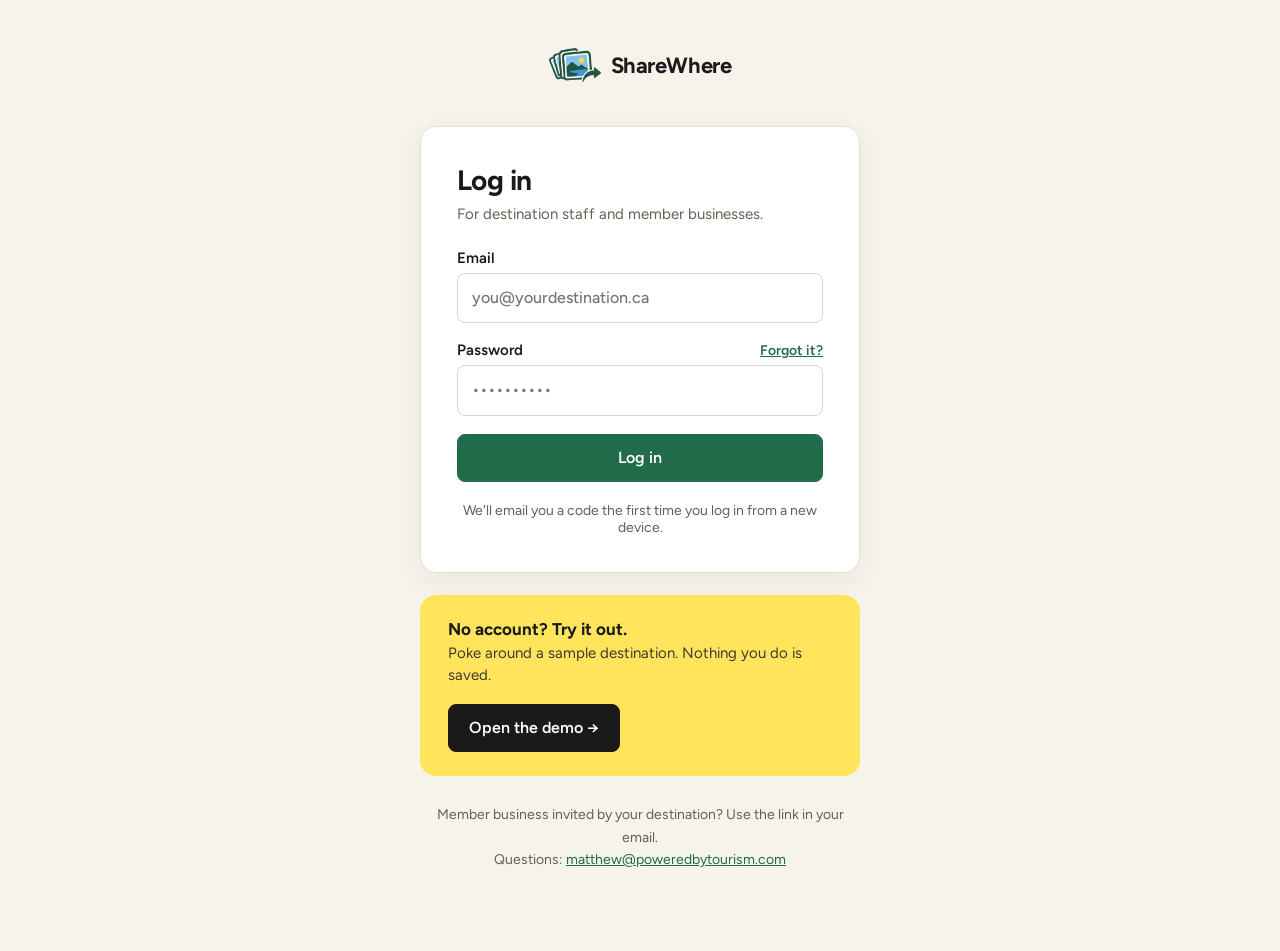
<file: login.html>
<!doctype html>
<html lang="en">
<head>
<meta charset="utf-8">
<meta name="viewport" content="width=device-width, initial-scale=1">
<title>Log in · ShareWhere</title>
<meta name="robots" content="noindex">
<link rel="icon" href="images/sharewhere-icon.png">
<link rel="apple-touch-icon" href="images/sharewhere-icon.png">
<link rel="preconnect" href="https://fonts.googleapis.com">
<link rel="preconnect" href="https://fonts.gstatic.com" crossorigin>
<link href="https://fonts.googleapis.com/css2?family=Figtree:wght@400;500;600;700&display=swap" rel="stylesheet">
<style>
:root{--ink:#1A1A1A;--green:#1F6B4A;--green-dark:#185A3D;--hi:#FFE45C;--sand:#F6F3EA;--line:#E3DFD6;--muted:#655F55}
*{box-sizing:border-box}
html,body{margin:0;background:var(--sand);color:var(--ink);font-family:'Figtree',system-ui,sans-serif;-webkit-font-smoothing:antialiased}
a{color:var(--green)}a:hover{color:var(--green-dark)}
.page{min-height:100vh;display:flex;flex-direction:column;align-items:center;padding:48px 20px 80px}
.logo{display:flex;align-items:center;gap:10px;text-decoration:none;color:var(--ink);font-weight:700;font-size:22px;letter-spacing:-.02em}
.logo img{height:34px;width:auto;display:block}
main{width:100%;max-width:440px;margin-top:44px}
.card{background:#fff;border:1px solid var(--line);border-radius:16px;padding:36px;box-shadow:0 8px 30px rgba(50,40,20,.06)}
h1{margin:0;font-size:28px;font-weight:700;letter-spacing:-.02em}
.sub{margin:8px 0 26px;color:var(--muted);font-size:15px}
form{display:flex;flex-direction:column;gap:18px}
label{display:block;font-weight:600;font-size:15px;margin-bottom:6px}
.row{display:flex;justify-content:space-between;align-items:baseline}
.row a{font-size:14px;font-weight:600}
input{width:100%;border:1px solid #D9D4C9;border-radius:8px;padding:13px 14px;font:500 16px/1.4 'Figtree',sans-serif;color:var(--ink);background:#fff}
input:focus{outline:2px solid var(--green);outline-offset:1px}
.btn{display:inline-flex;align-items:center;justify-content:center;gap:8px;min-height:48px;padding:0 20px;border-radius:8px;border:1px solid var(--green);background:var(--green);color:#fff;font:600 16px/1 'Figtree',sans-serif;text-decoration:none;cursor:pointer;width:100%}
.btn:hover{background:var(--green-dark);color:#fff}
.note{margin:20px 0 0;color:var(--muted);font-size:14px;text-align:center}
.try{margin-top:22px;background:var(--hi);border-radius:16px;padding:24px 28px;display:flex;align-items:center;gap:18px;flex-wrap:wrap}
.try div{flex:1 1 200px}
.try strong{font-size:17px}
.try p{margin:4px 0 0;font-size:15px;line-height:1.45;color:#3D3932}
.try .btn{width:auto;background:var(--ink);border-color:var(--ink)}
.try .btn:hover{background:#000}
.foot{margin:28px 0 0;color:var(--muted);font-size:14px;text-align:center;line-height:1.6}
@media (max-width:480px){.card{padding:28px 22px}.try{padding:20px 22px}}
</style>
</head>
<body>
<div class="page">
<a class="logo" href="/"><img src="images/sharewhere-icon.png" alt="">ShareWhere</a>

<main>
<div class="card">
<h1>Log in</h1>
<p class="sub">For destination staff and member businesses.</p>
<form action="#" method="post" onsubmit="return false">
<div><label for="email">Email</label><input id="email" name="email" type="email" placeholder="you@yourdestination.ca" autocomplete="username"></div>
<div><div class="row"><label for="pw">Password</label><a href="mailto:matthew@poweredbytourism.com?subject=ShareWhere%20password">Forgot it?</a></div><input id="pw" name="password" type="password" placeholder="••••••••••" autocomplete="current-password"></div>
<button class="btn" type="submit">Log in</button>
</form>
<p class="note">We'll email you a code the first time you log in from a new device.</p>
</div>

<div class="try">
<div>
<strong>No account? Try it out.</strong>
<p>Poke around a sample destination. Nothing you do is saved.</p>
</div>
<a class="btn" href="app/">Open the demo →</a>
</div>

<p class="foot">Member business invited by your destination? Use the link in your email.<br>Questions: <a href="mailto:matthew@poweredbytourism.com">matthew@poweredbytourism.com</a></p>
</main>
</div>
</body>
</html>
</file>
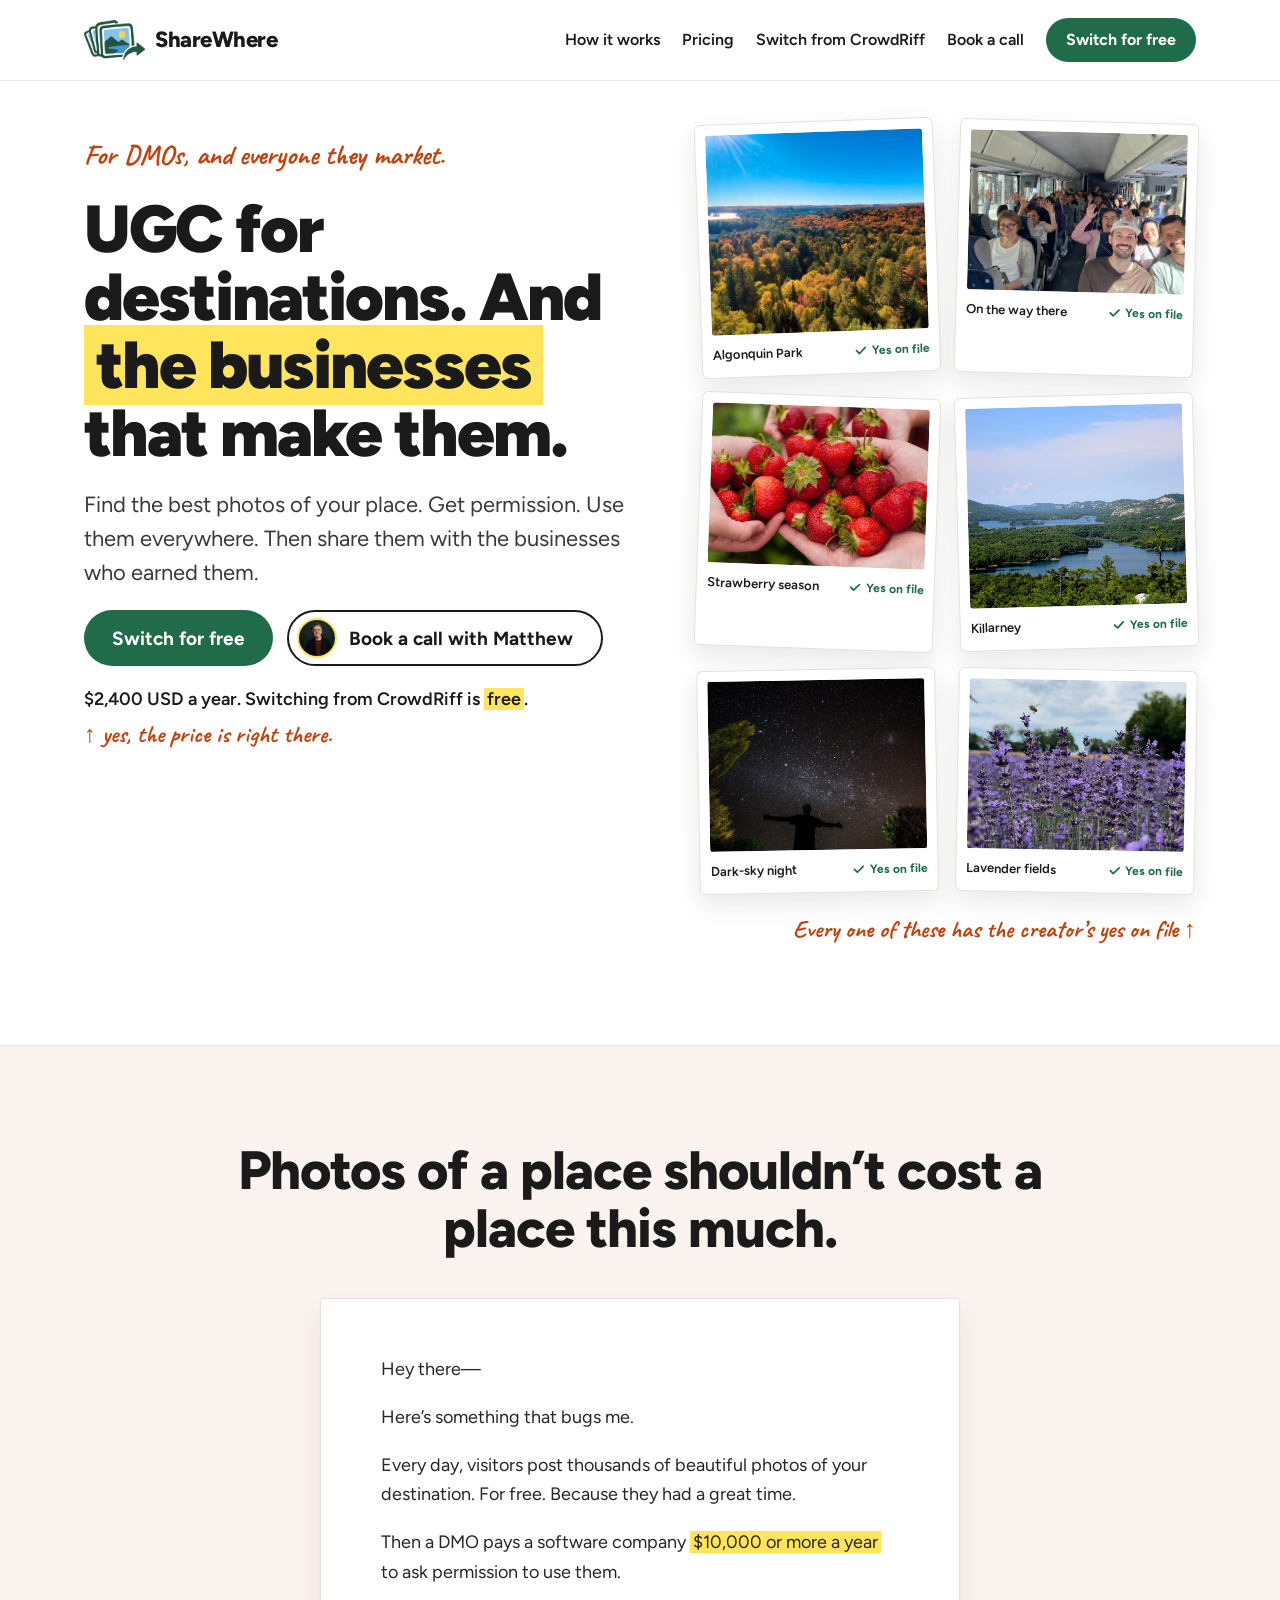
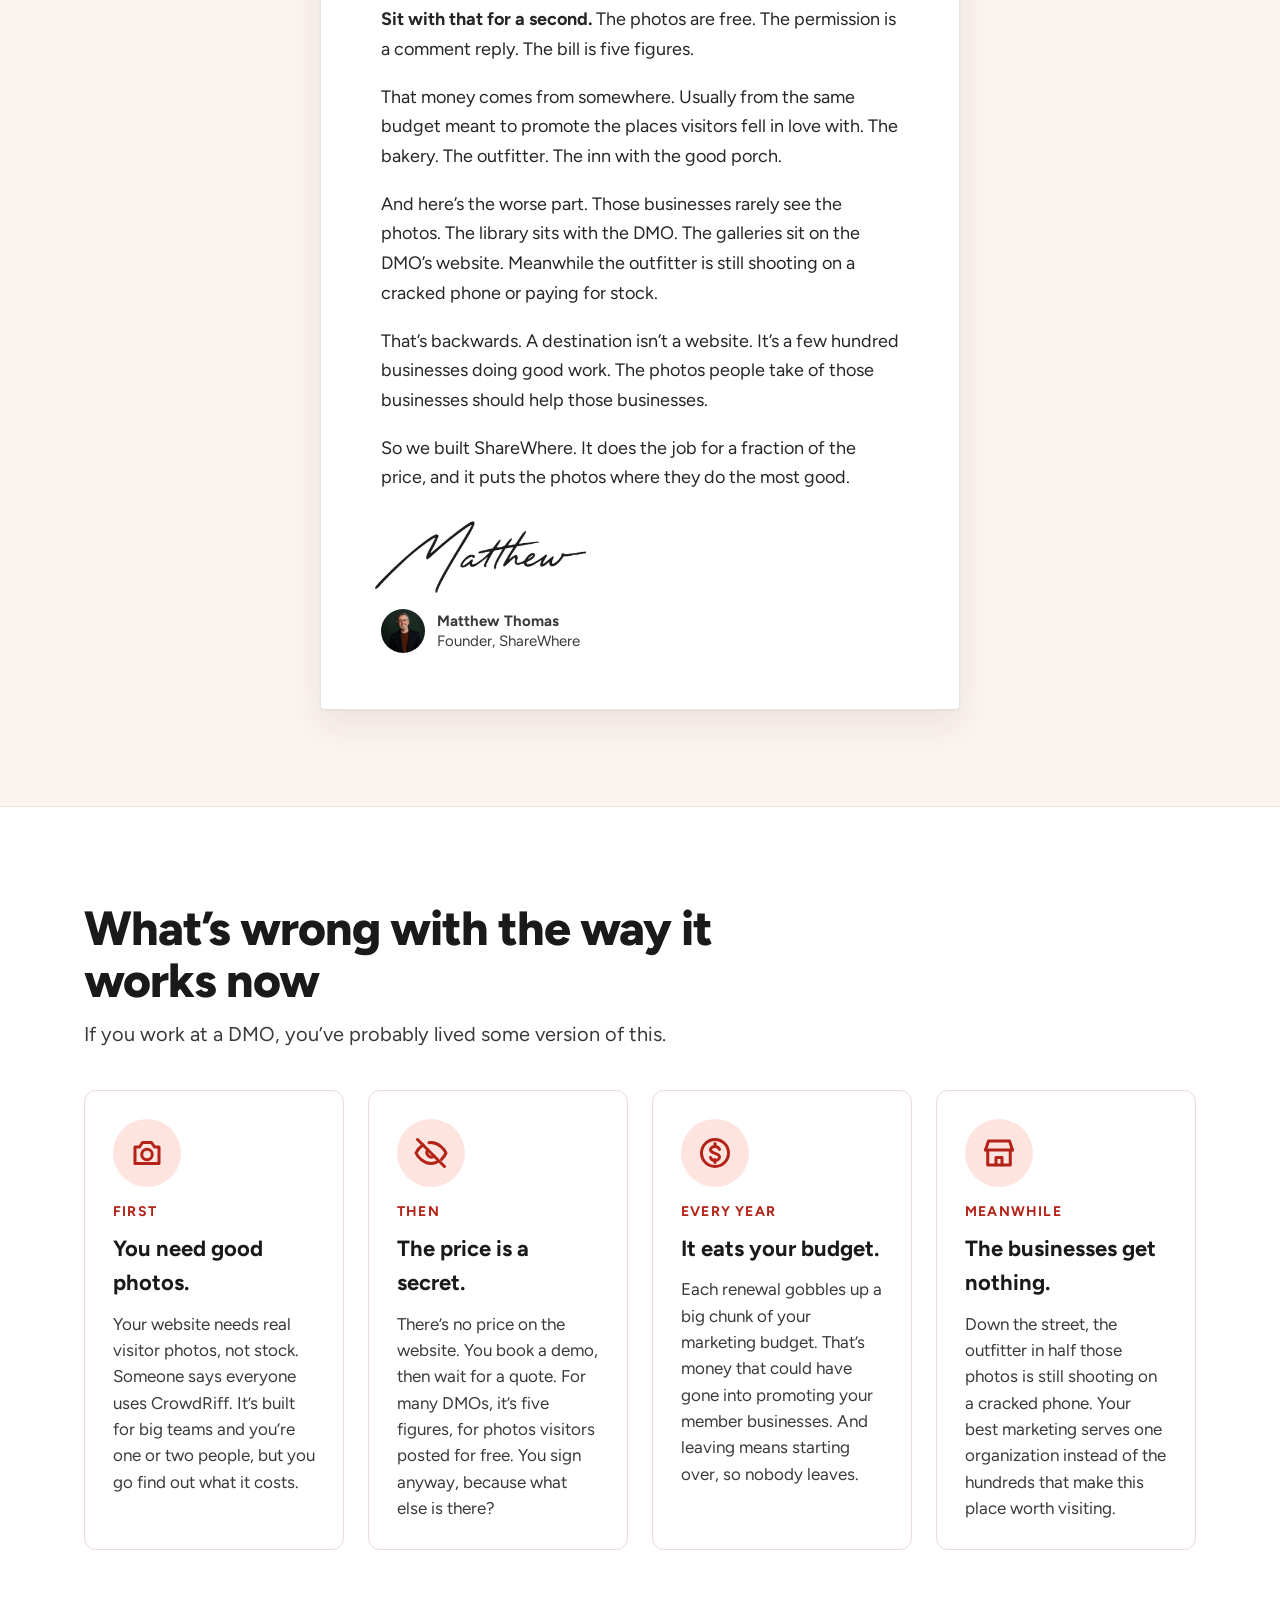
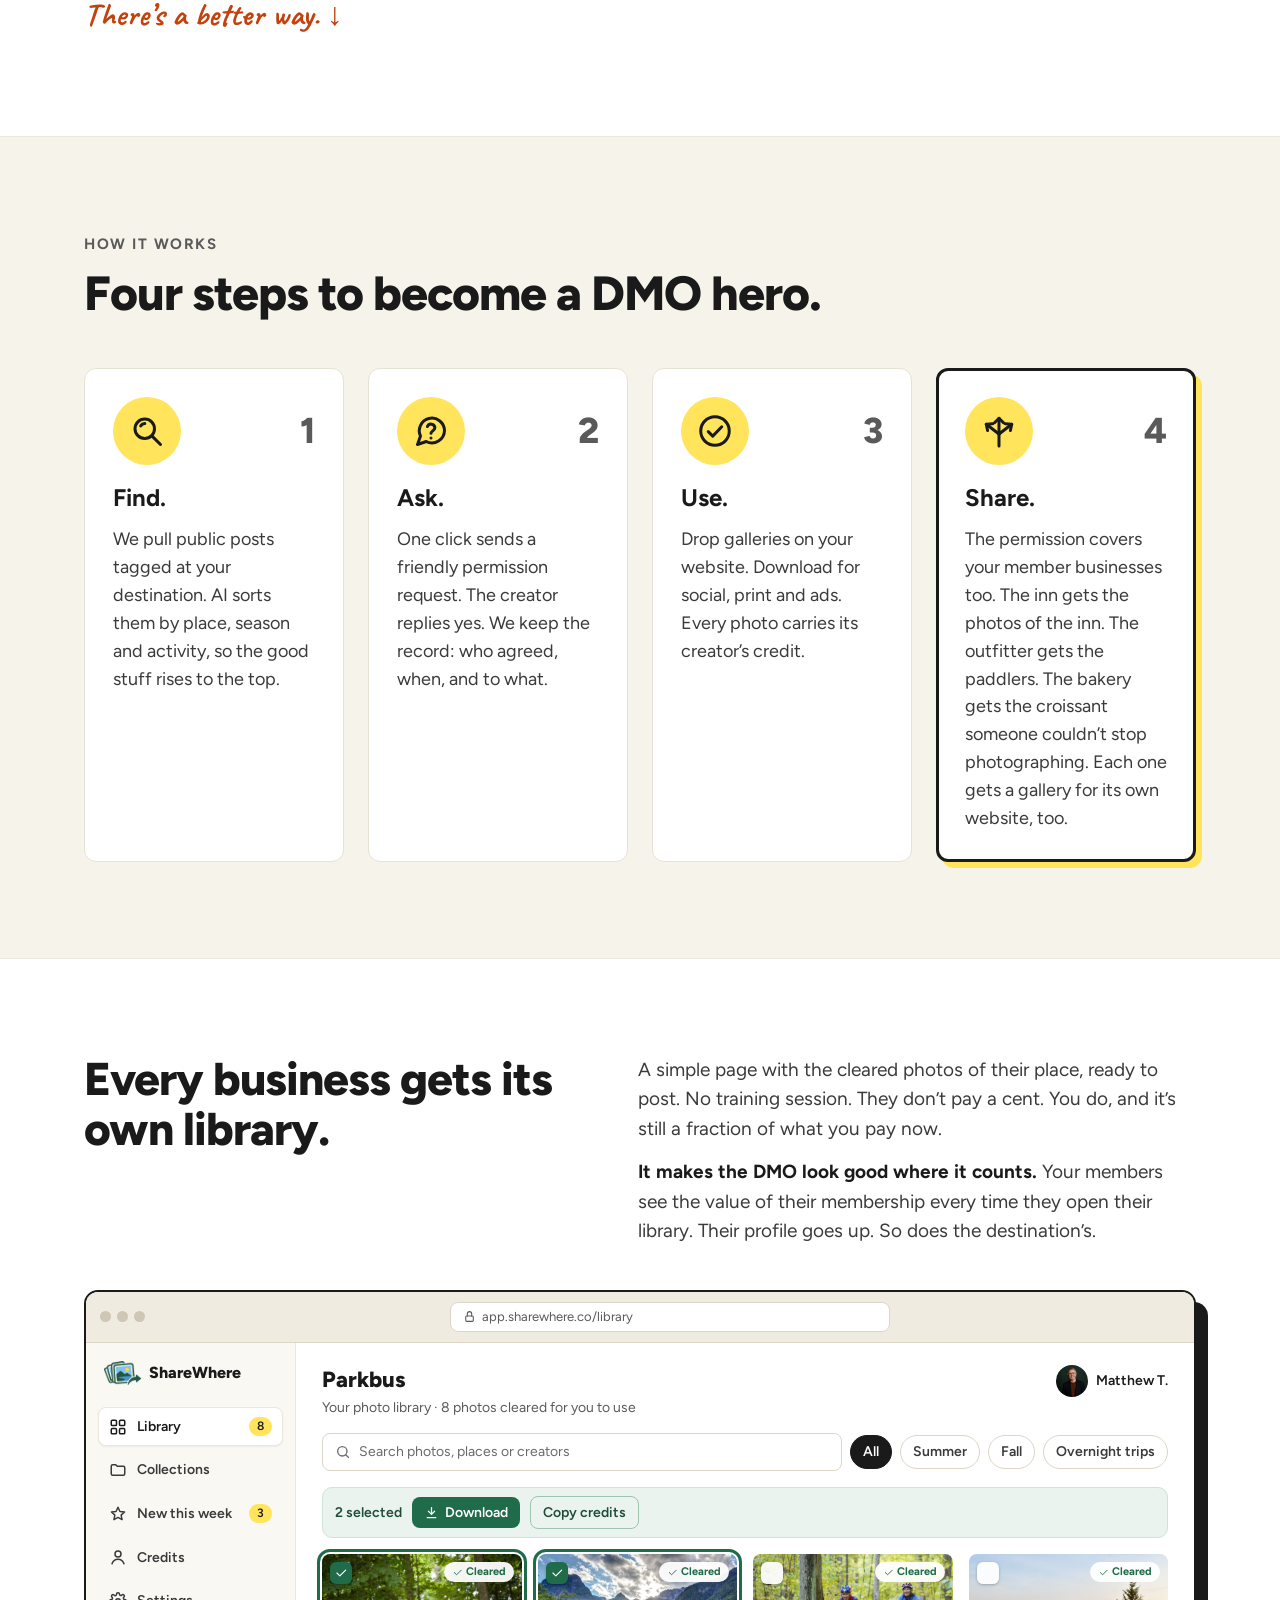
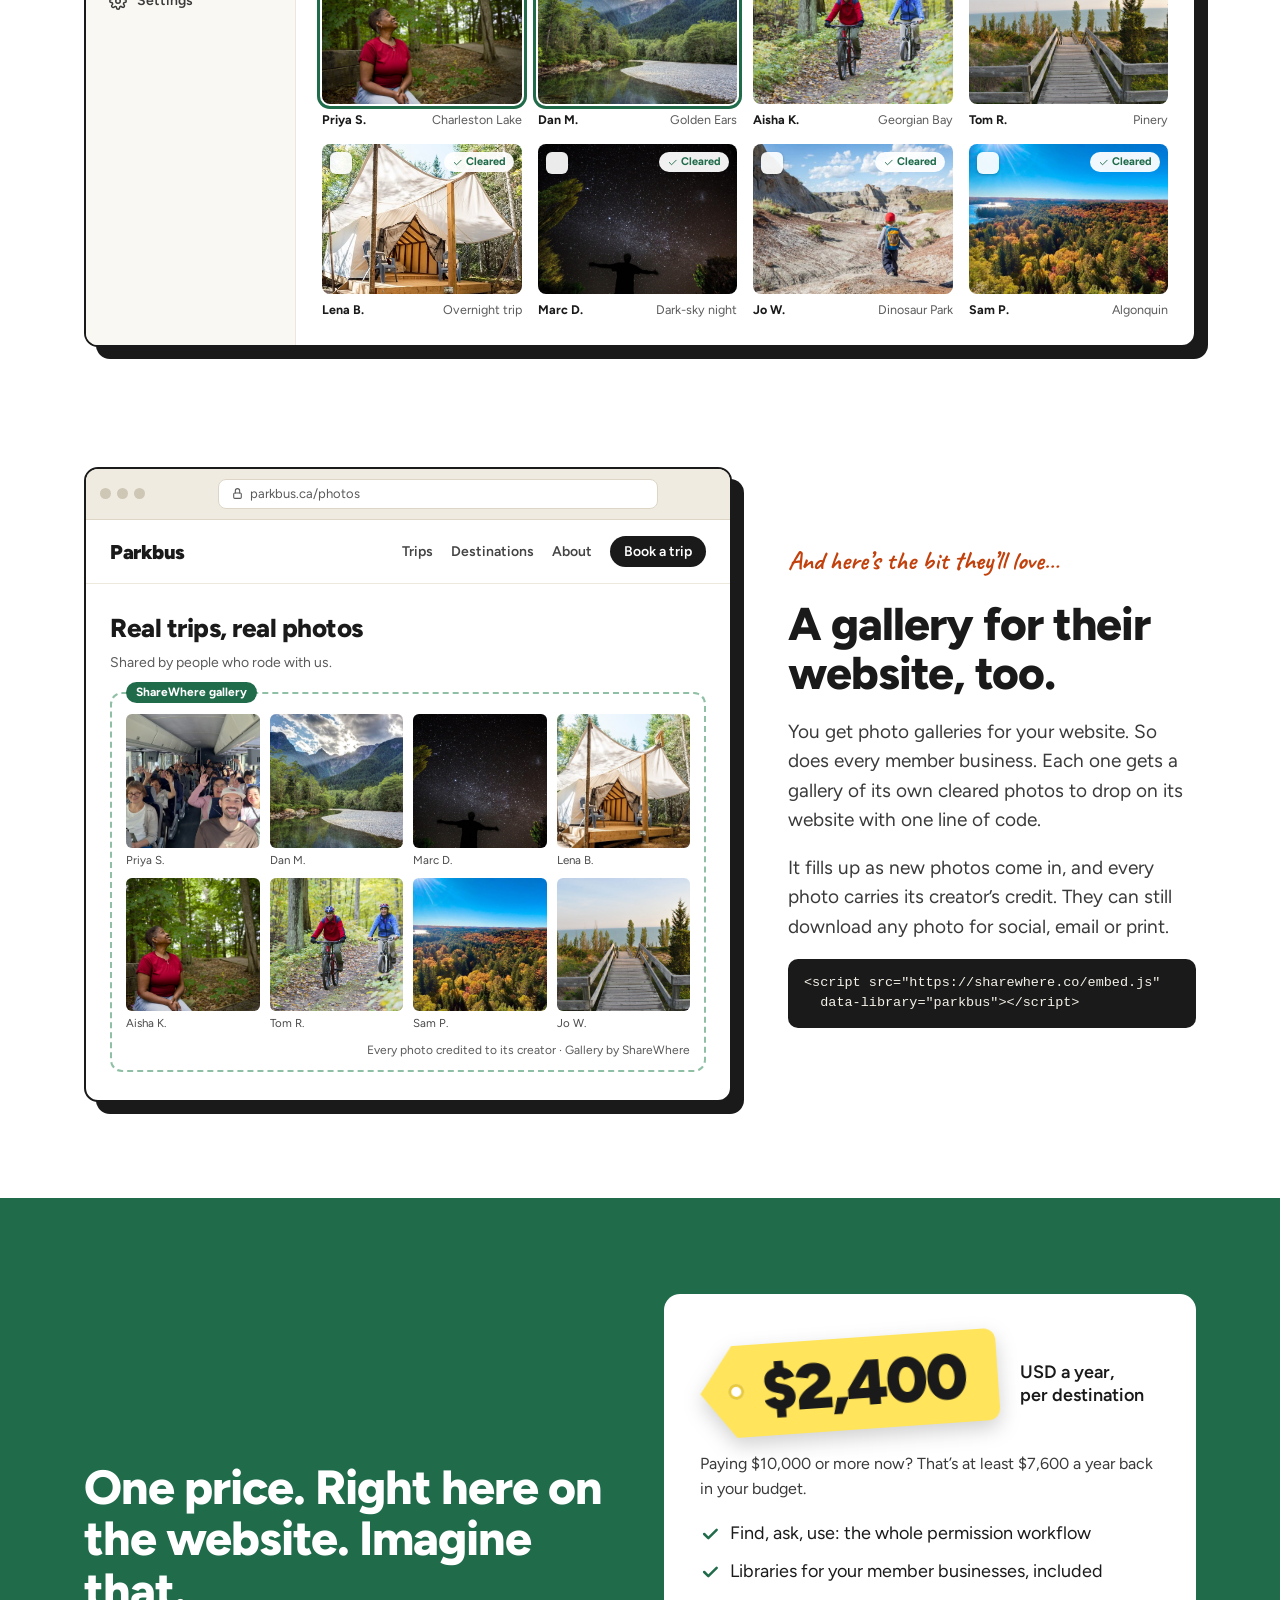
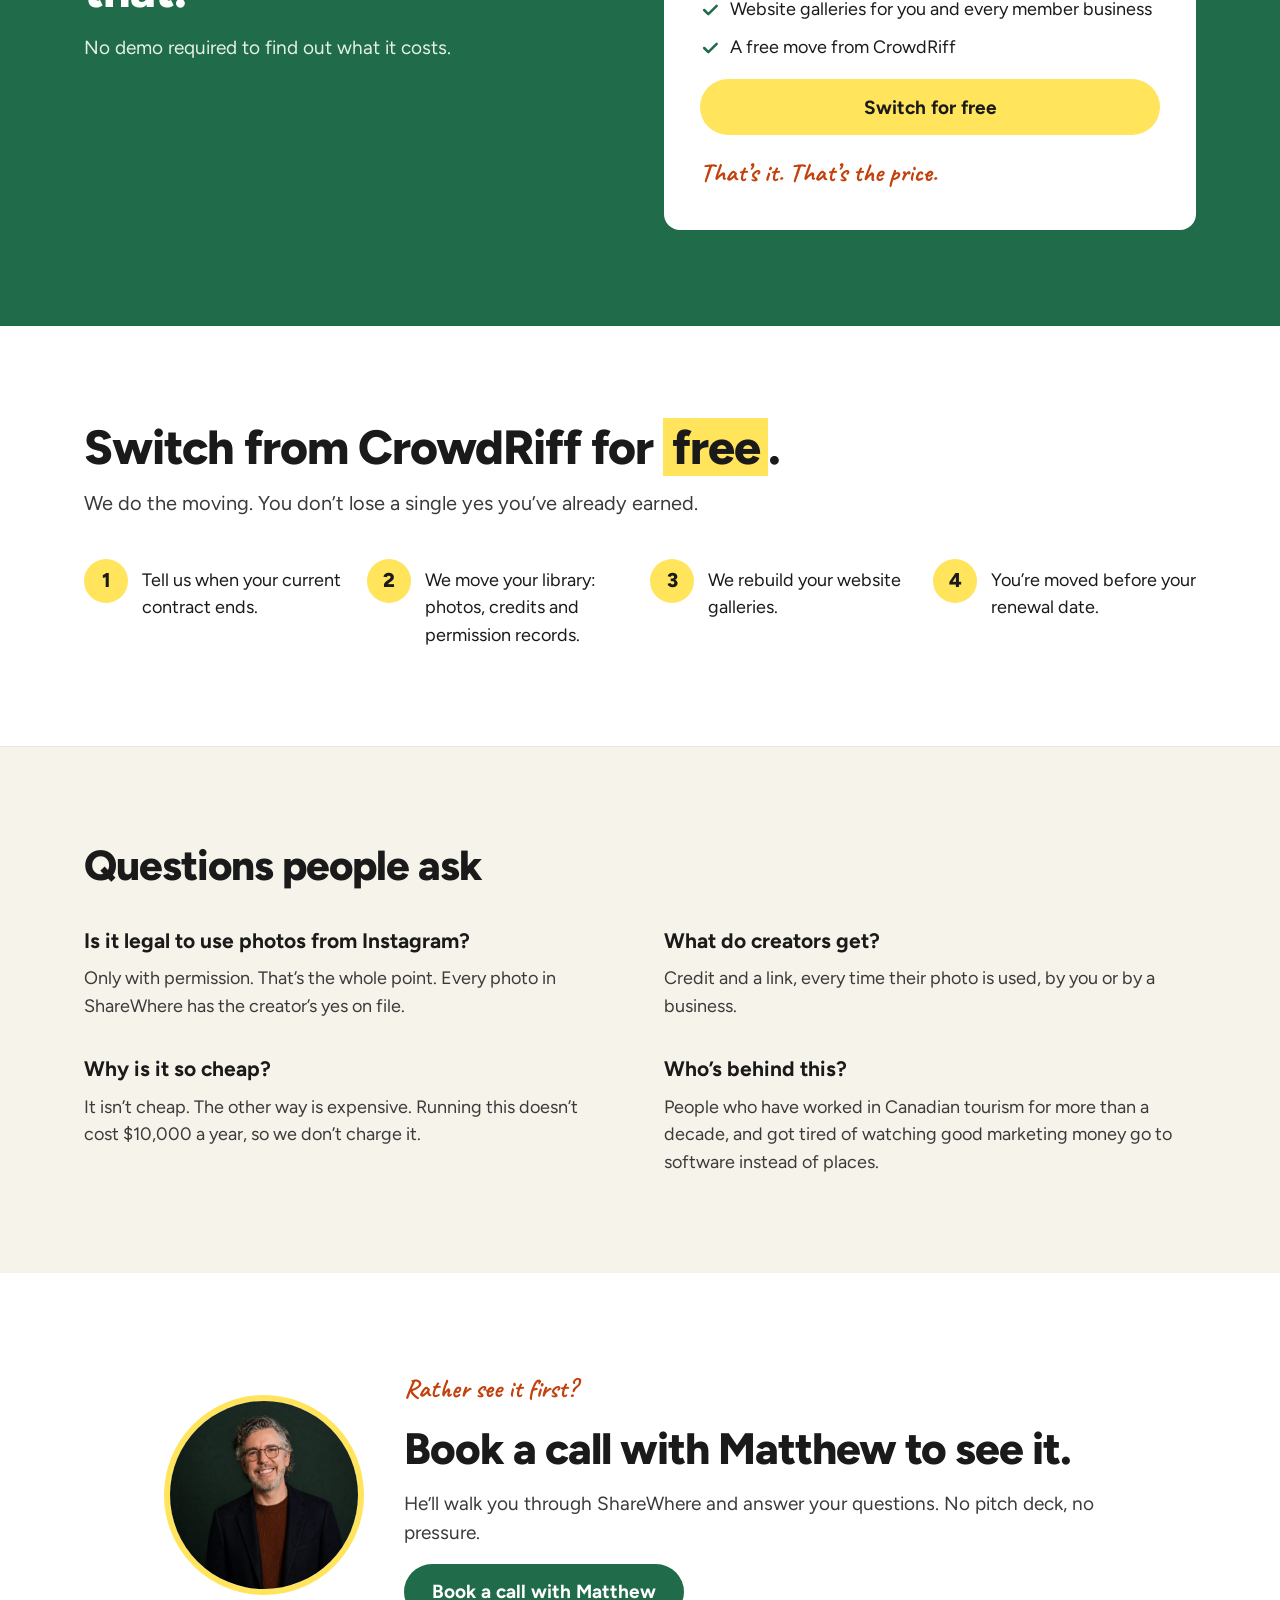
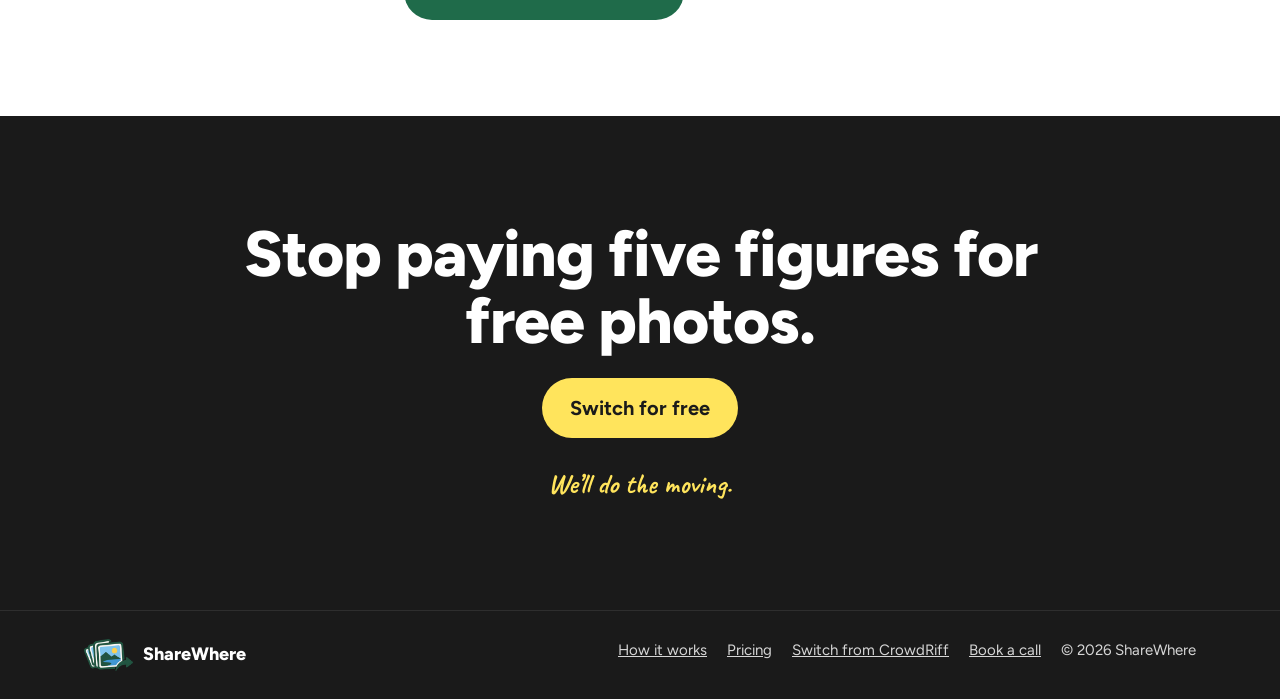
<file: sharewhere.html>
<!doctype html>
<html lang="en">
<head>
<meta charset="utf-8">
<meta name="viewport" content="width=device-width, initial-scale=1">
<title>ShareWhere — UGC for destinations and the businesses that make them</title>
<meta name="description" content="Find the best visitor photos of your destination, get permission, use them everywhere, then share them with your member businesses. $2,400 USD a year. Switching from CrowdRiff is free.">
<link rel="preconnect" href="https://fonts.googleapis.com">
<link rel="preconnect" href="https://fonts.gstatic.com" crossorigin>
<link href="https://fonts.googleapis.com/css2?family=Caveat:wght@600;700&family=Figtree:wght@400;500;600;700;800;900&display=swap" rel="stylesheet">
<style>
:root{--ink:#1A1A1A;--body:#3A3A3A;--muted:#5A5A5A;--paper:#FFFFFF;--sand:#F6F3EA;--line:#ECE7DA;--green:#1F6B4A;--green-dark:#144A33;--hi:#FFE45C;--note:#C2410C}
*{box-sizing:border-box}
body{margin:0;background:var(--paper);color:var(--ink);font-family:'Figtree',system-ui,sans-serif;line-height:1.55;-webkit-font-smoothing:antialiased}
img{max-width:100%;display:block}
a{color:var(--green)}a:hover{color:var(--green-dark)}
.wrap{max-width:1160px;margin:0 auto;padding:0 24px}
.display{font-family:'Figtree',sans-serif;font-weight:800;letter-spacing:-1px;line-height:1.08;margin:0}
.hand{font-family:'Caveat',cursive;font-weight:700;color:var(--note);margin:0}
.eyebrow{margin:0;font-size:15px;font-weight:700;letter-spacing:1.5px;text-transform:uppercase;color:var(--muted)}
.hl{background:var(--hi);padding:0 .18em;box-decoration-break:clone;-webkit-box-decoration-break:clone}
.btn{display:inline-flex;align-items:center;justify-content:center;gap:8px;min-height:56px;padding:0 28px;border-radius:999px;text-decoration:none;font-weight:700;font-size:19px}
.btn-green{background:var(--green);color:#fff}.btn-green:hover{background:var(--green-dark);color:#fff}
.btn-outline{border:2px solid var(--ink);color:var(--ink)}.btn-outline:hover{background:var(--ink);color:#fff}
.btn-yellow{background:var(--hi);color:var(--ink)}.btn-yellow:hover{background:#FFD91F;color:var(--ink)}
.band{background:var(--sand);border-top:1px solid var(--line);border-bottom:1px solid var(--line)}
section{scroll-margin-top:20px}
.pad{padding-top:96px;padding-bottom:96px}

/* nav */
.nav{display:flex;flex-wrap:wrap;align-items:center;justify-content:space-between;gap:16px;padding-top:18px;padding-bottom:18px}
.logo{display:inline-flex;align-items:center;gap:10px;text-decoration:none;color:var(--ink);font-family:'Figtree',sans-serif;font-weight:800;font-size:22px;letter-spacing:-.5px}
.navlinks{display:flex;flex-wrap:wrap;align-items:center;gap:22px;font-weight:600}
.navlinks a{color:var(--ink);text-decoration:none}.navlinks a:hover{text-decoration:underline}
.navlinks .btn{min-height:44px;padding:0 20px;font-size:16px}
.navlinks a.btn-green,.navlinks a.btn-green:hover{color:#fff;text-decoration:none}

/* hero */
.hero{display:flex;flex-wrap:wrap;gap:56px;align-items:flex-start;padding-top:40px;padding-bottom:96px}
.hero-copy{flex:1 1 480px;min-width:0;display:flex;flex-direction:column;gap:20px;padding-top:12px}
.hero h1{font-size:clamp(42px,5.2vw,70px);line-height:1.02;letter-spacing:-2px;font-weight:900}
.lede{margin:0;font-size:22px;color:var(--body);max-width:560px}
.row{display:flex;flex-wrap:wrap;align-items:center;gap:14px}
.price-line{margin:0;font-size:18px;font-weight:600}
.collage{flex:1 1 420px;min-width:0}
.grid2{display:grid;grid-template-columns:repeat(2,minmax(0,1fr));gap:20px}
.polaroid{margin:0;background:#fff;padding:10px 10px 12px;border:1px solid #E7E2D6;border-radius:6px;box-shadow:0 10px 24px rgba(26,26,26,.10);display:flex;flex-direction:column;gap:10px}
.polaroid img{width:100%;object-fit:cover;border-radius:3px}
.polaroid figcaption,.cap{display:flex;justify-content:space-between;align-items:center;gap:8px;font-size:13px;font-weight:600}
.ok{display:inline-flex;align-items:center;gap:4px;color:var(--green);font-weight:700;font-size:12px;white-space:nowrap}

/* essay */
.essay{max-width:720px;margin:0 auto;padding:96px 24px;display:flex;flex-direction:column;gap:22px;font-size:21px;line-height:1.6}
.essay p{margin:0}
.essay h2{font-size:clamp(34px,4.4vw,54px);margin-bottom:8px}

/* lists of cards */
.flex{display:flex;flex-wrap:wrap}
.problem{flex:1 1 440px;min-width:0;border-top:4px solid var(--ink);padding-top:18px;display:flex;flex-direction:column;gap:10px}
.problem h3,.step h3{margin:0;font-size:24px;font-weight:700}
.problem p,.step p{margin:0;font-size:18px;color:var(--body)}
.steps{margin:0;padding:0;list-style:none;display:flex;flex-wrap:wrap;gap:24px}
.step{flex:1 1 240px;min-width:0;background:#fff;border:1px solid #E7E2D6;border-radius:12px;padding:28px;display:flex;flex-direction:column;gap:10px}
.step .n{font-family:'Figtree',sans-serif;font-weight:800;font-size:44px;line-height:1}
.step.star{border:3px solid var(--ink);padding:26px;box-shadow:6px 6px 0 var(--hi)}

/* step icons */
.step-top{display:flex;align-items:center;justify-content:space-between;gap:12px;margin-bottom:4px}
.icon{flex:none;width:68px;height:68px;border-radius:999px;background:var(--hi);color:var(--ink);display:inline-flex;align-items:center;justify-content:center}
.icon svg{width:36px;height:36px}
.step .n{color:#5A5A5A;font-size:36px}

/* hero avatar button */
.btn-avatar{padding-left:8px;gap:12px}
.mini{width:40px;height:40px;border-radius:999px;object-fit:cover;object-position:50% 30%;border:2px solid var(--hi)}

/* letter */
.paper-band{background:#FBF3EF;border-top:1px solid #F1E4DD;border-bottom:1px solid #F1E4DD}
.paper{width:100%;max-width:640px;background:#fff;border:1px solid #E9E2DC;border-radius:4px;box-shadow:0 1px 2px rgba(0,0,0,.04),0 14px 34px rgba(60,40,30,.08);padding:56px 60px;font-size:18px;line-height:1.65;color:#262626}
.paper p{margin:0 0 18px}
.signoff{margin-top:28px;display:flex;flex-direction:column;gap:6px}
.signature-img{display:block;align-self:flex-start;height:72px;width:auto;max-width:260px;object-fit:contain;margin:0 0 10px -6px}
.signature{font-size:44px;line-height:1;color:var(--ink);transform:rotate(-4deg);transform-origin:left;margin:0 0 6px}
.byline{display:flex;align-items:center;gap:12px;font-size:15px;line-height:1.35;color:#3A3A3A}
.byline img{width:44px;height:44px;border-radius:999px;object-fit:cover;object-position:50% 30%}
@media (max-width:600px){.paper{padding:36px 24px}}

/* price tag */
.tag-row{display:flex;flex-wrap:wrap;align-items:center;gap:22px;margin:8px 0 4px}
.tag-wrap{transform:rotate(-4deg);filter:drop-shadow(0 8px 10px rgba(0,0,0,.18))}
.price-tag{position:relative;display:inline-flex;align-items:center;background:var(--hi);padding:14px 32px 14px 62px;border-radius:0 12px 12px 0;clip-path:polygon(34px 0,100% 0,100% 100%,34px 100%,0 50%)}
.price-tag .hole{position:absolute;left:28px;top:50%;width:16px;height:16px;margin-top:-8px;border-radius:999px;background:#fff;box-shadow:inset 0 0 0 3px #E8C93A}
.price-tag strong{font-family:'Figtree',sans-serif;font-weight:900;font-size:64px;line-height:1;letter-spacing:-2px;color:var(--ink)}

/* story */
.story{margin:0;padding:0;list-style:none;display:flex;flex-wrap:wrap;gap:24px}
.chapter{flex:1 1 240px;min-width:0;background:#fff;border:1px solid #EADBD6;border-radius:12px;padding:28px;display:flex;flex-direction:column;gap:10px}
.icon.bad{background:#FDE4DF;color:#B42318}
.when{font-size:14px;font-weight:700;letter-spacing:1.2px;text-transform:uppercase;color:#B42318}
.chapter h3{margin:0;font-size:22px;font-weight:700}
.chapter p{margin:0;font-size:17px;color:var(--body)}

/* app mock */
.app{background:#fff;border:2px solid var(--ink);border-radius:14px;overflow:hidden;box-shadow:12px 12px 0 var(--ink);font-size:14px;line-height:1.4}
.app-chrome{display:flex;align-items:center;gap:14px;padding:10px 14px;background:#EFEBE1;border-bottom:1px solid #DDD6C6}
.dots{display:flex;gap:6px}.dots i{width:11px;height:11px;border-radius:99px;background:#CFC7B5;display:block}
.url{flex:1;max-width:440px;margin:0 auto;background:#fff;border:1px solid #DDD6C6;border-radius:8px;padding:5px 12px;color:#5A5A5A;font-size:13px;display:flex;align-items:center;gap:6px}
.app-body{display:flex}
.app-side{flex:none;width:210px;background:#FAF8F3;border-right:1px solid #ECE7DA;padding:18px 12px;display:flex;flex-direction:column;gap:4px}
.app-brand{display:flex;align-items:center;gap:8px;font-weight:800;font-size:16px;margin:0 6px 18px}
.app-brand img{height:24px;width:auto}
.nav-item{display:flex;align-items:center;gap:10px;padding:9px 10px;border-radius:8px;color:#3A3A3A;font-weight:600;border:1px solid transparent}
.nav-item.on{background:#fff;color:var(--ink);border-color:#ECE7DA;box-shadow:0 1px 2px rgba(0,0,0,.06)}
.nav-item .count{margin-left:auto;font-size:12px;background:var(--hi);border-radius:99px;padding:1px 8px;color:var(--ink)}
.app-main{flex:1;min-width:0;padding:22px 26px 26px;display:flex;flex-direction:column;gap:16px}
.app-top{display:flex;flex-wrap:wrap;justify-content:space-between;align-items:flex-start;gap:12px}
.app-top h3{margin:0;font-size:22px;font-weight:800}.app-top p{margin:2px 0 0;color:#5A5A5A}
.me{display:flex;align-items:center;gap:8px;font-weight:600}
.me img{width:32px;height:32px;border-radius:99px;object-fit:cover;object-position:50% 30%}
.app-tools{display:flex;flex-wrap:wrap;align-items:center;gap:8px}
.search{flex:1 1 220px;display:flex;align-items:center;gap:8px;border:1px solid #DDD6C6;border-radius:8px;padding:8px 12px;color:#6A6A6A}
.chip{border:1px solid #DDD6C6;border-radius:99px;padding:6px 12px;font-weight:600;color:#3A3A3A;white-space:nowrap}
.chip.on{background:var(--ink);color:#fff;border-color:var(--ink)}
.selbar{display:flex;flex-wrap:wrap;align-items:center;gap:10px;background:#EAF3EE;border:1px solid #CFE3D7;border-radius:10px;padding:8px 12px;font-weight:600;color:#1F4D38}
.selbar .act{display:inline-flex;align-items:center;gap:6px;background:var(--green);color:#fff;border-radius:8px;padding:6px 12px}
.selbar .ghost{background:transparent;color:#1F4D38;border:1px solid #9CC4AE}
.app-grid{display:grid;grid-template-columns:repeat(4,minmax(0,1fr));gap:16px}
.ph{position:relative;display:flex;flex-direction:column;gap:7px;min-width:0}
.ph img{width:100%;aspect-ratio:4/3;height:auto;object-fit:cover;border-radius:8px}
.ph.sel img{outline:3px solid var(--green);outline-offset:2px}
.chk{position:absolute;top:8px;left:8px;width:22px;height:22px;border-radius:6px;background:rgba(255,255,255,.92);box-shadow:0 1px 3px rgba(0,0,0,.25);display:flex;align-items:center;justify-content:center;color:#fff}
.ph.sel .chk{background:var(--green)}
.cleared{position:absolute;top:8px;right:8px;display:inline-flex;align-items:center;gap:3px;background:rgba(255,255,255,.94);color:var(--green);font-size:11px;font-weight:700;border-radius:99px;padding:2px 8px}
.meta{display:flex;justify-content:space-between;gap:6px;font-size:12.5px}.who{font-weight:700}.where{color:#5A5A5A;text-align:right}
@media (max-width:860px){.app-side{display:none}.app-grid{grid-template-columns:repeat(2,minmax(0,1fr))}}

/* business site embed mock */
.site-head{display:flex;flex-wrap:wrap;align-items:center;justify-content:space-between;gap:12px;padding:16px 24px;border-bottom:1px solid #EEE9DD}
.site-logo{font-weight:900;font-size:20px;letter-spacing:-.5px}
.site-nav{display:flex;flex-wrap:wrap;align-items:center;gap:18px;font-weight:600;color:#444}
.site-btn{background:var(--ink);color:#fff;border-radius:99px;padding:6px 14px}
.site-body{padding:26px 24px 28px;display:flex;flex-direction:column;gap:6px}
.site-body h4{margin:0;font-size:26px;font-weight:800;letter-spacing:-.5px}
.site-sub{margin:0 0 14px;color:#5A5A5A}
.embed{position:relative;border:2px dashed #8FBFA4;border-radius:12px;padding:20px 14px 12px}
.embed-label{position:absolute;top:-12px;left:14px;background:var(--green);color:#fff;font-size:12px;font-weight:700;border-radius:99px;padding:2px 10px}
.embed-grid{display:grid;grid-template-columns:repeat(4,minmax(0,1fr));gap:10px}
.eg{margin:0;display:flex;flex-direction:column;gap:4px;min-width:0}
.eg img{width:100%;aspect-ratio:1/1;object-fit:cover;border-radius:6px}
.eg figcaption{font-size:11.5px;color:#4A4A4A}
.powered{margin:10px 0 0;font-size:12px;color:#5A5A5A;text-align:right}
.code{margin:0;background:var(--ink);color:#F4F1E8;border-radius:10px;padding:14px 16px;font-size:13.5px;line-height:1.5;overflow-x:auto;font-family:ui-monospace,SFMono-Regular,Menlo,monospace}
@media (max-width:600px){.embed-grid{grid-template-columns:repeat(2,minmax(0,1fr))}}

/* library mock */
.library{flex:1 1 560px;min-width:0;background:#fff;border:2px solid var(--ink);border-radius:14px;overflow:hidden;box-shadow:10px 10px 0 var(--ink)}
.library-head{display:flex;flex-wrap:wrap;align-items:center;justify-content:space-between;gap:12px;padding:18px 22px;border-bottom:1px solid #E7E2D6;background:var(--sand)}
.library-grid{padding:20px;display:grid;grid-template-columns:repeat(3,minmax(0,1fr));gap:16px}
.library-grid img{width:100%;height:130px;object-fit:cover;border-radius:6px}
.tile{display:flex;flex-direction:column;gap:6px;min-width:0}
.tile .credit{font-size:12px;color:#4A4A4A}

/* pricing */
.pricing{background:var(--green);color:#fff}
.price-card{flex:1 1 420px;min-width:0;background:#fff;color:var(--ink);border-radius:16px;padding:36px;display:flex;flex-direction:column;gap:18px}
.big-price{margin:0;display:flex;align-items:baseline;flex-wrap:wrap;gap:10px}
.big-price strong{font-family:'Figtree',sans-serif;font-weight:900;font-size:72px;line-height:1;letter-spacing:-2px}
.checks{margin:0;padding:0;list-style:none;display:flex;flex-direction:column;gap:10px;font-size:18px}
.checks li{display:flex;gap:10px;align-items:flex-start}
.checks svg{flex:none;margin-top:4px}

/* switch */
.switch-steps{margin:0;padding:0;list-style:none;display:flex;flex-wrap:wrap;gap:20px}
.switch-steps li{flex:1 1 220px;min-width:0;display:flex;gap:14px;align-items:flex-start;font-size:18px}
.switch-steps .dot{flex:none;width:44px;height:44px;border-radius:999px;background:var(--hi);display:inline-flex;align-items:center;justify-content:center;font-family:'Figtree',sans-serif;font-weight:800;font-size:20px}
.switch-steps span:last-child{padding-top:8px}

/* faq */
.faq{flex:1 1 440px;min-width:0;display:flex;flex-direction:column;gap:8px}
.faq h3{margin:0;font-size:21px}
.faq p{margin:0;font-size:18px;color:var(--body)}

/* book */
.book{max-width:1000px;margin:0 auto;padding:96px 24px;display:flex;flex-wrap:wrap;align-items:center;justify-content:center;gap:40px}
.headshot{flex:none;width:200px;height:200px;border-radius:999px;object-fit:cover;object-position:50% 30%;border:6px solid var(--hi)}
.book-copy{flex:1 1 420px;min-width:0;display:flex;flex-direction:column;gap:16px}

/* close + footer */
.close{background:var(--ink);color:#fff}
.close .inner{max-width:900px;margin:0 auto;padding:104px 24px;display:flex;flex-direction:column;align-items:center;gap:24px;text-align:center}
footer{background:var(--ink);color:#D6D6D6;border-top:1px solid #2E2E2E}
footer .wrap{display:flex;flex-wrap:wrap;justify-content:space-between;gap:16px;padding-top:28px;padding-bottom:28px;font-size:15px}
footer a{color:#D6D6D6}footer a:hover{color:#fff}

@media (max-width:600px){
  .library-grid{grid-template-columns:repeat(2,minmax(0,1fr))}
  .pad{padding-top:64px;padding-bottom:64px}
  .essay{padding-top:64px;padding-bottom:64px}
}
</style>
</head>
<body>

<header style="border-bottom:1px solid var(--line)">
  <nav class="wrap nav" aria-label="Main">
    <a class="logo" href="#top">
      <img src="images/sharewhere-icon.png" alt="" width="56" height="40" style="height:40px;width:auto">
      ShareWhere
    </a>
    <div class="navlinks">
      <a href="#how">How it works</a>
      <a href="#pricing">Pricing</a>
      <a href="#switch">Switch from CrowdRiff</a>
      <a href="#book">Book a call</a>
      <a class="btn btn-green" href="#switch">Switch for free</a>
    </div>
  </nav>
</header>

<main>
<section id="top" class="wrap hero">
  <div class="hero-copy">
    <p class="hand" style="font-size:28px">For DMOs, and everyone they market.</p>
    <h1 class="display">UGC for destinations. And <span class="hl">the businesses</span> that make them.</h1>
    <p class="lede">Find the best photos of your place. Get permission. Use them everywhere. Then share them with the businesses who earned them.</p>
    <div class="row">
      <a class="btn btn-green" href="#switch">Switch for free</a>
      <a class="btn btn-outline btn-avatar" href="#book"><img class="mini" src="images/matthew.jpg" alt="">Book a call with Matthew</a>
    </div>
    <div style="display:flex;flex-direction:column;align-items:flex-start;gap:2px">
      <p class="price-line">$2,400 USD a year. Switching from CrowdRiff is <span class="hl">free</span>.</p>
      <p class="hand" style="font-size:24px">↑ yes, the price is right there.</p>
    </div>
  </div>
  <div class="collage">
    <div class="grid2">
      <figure class="polaroid" style="transform:rotate(-2deg)"><img src="images/algonquin.jpg" alt="Fall colours in Algonquin Park" style="height:200px"><figcaption>Algonquin Park<span class="ok"><svg width="14" height="14" viewBox="0 0 24 24" aria-hidden="true" fill="none" stroke="currentColor" stroke-width="3" stroke-linecap="round" stroke-linejoin="round"><path d="M5 12l5 5L20 7"/></svg>Yes on file</span></figcaption></figure>
      <figure class="polaroid" style="transform:rotate(1.5deg)"><img src="images/on-the-bus.jpg" alt="Passengers on the way to the park" style="height:160px"><figcaption>On the way there<span class="ok"><svg width="14" height="14" viewBox="0 0 24 24" aria-hidden="true" fill="none" stroke="currentColor" stroke-width="3" stroke-linecap="round" stroke-linejoin="round"><path d="M5 12l5 5L20 7"/></svg>Yes on file</span></figcaption></figure>
      <figure class="polaroid" style="transform:rotate(2deg)"><img src="images/strawberries.jpg" alt="A handful of fresh strawberries" style="height:160px"><figcaption>Strawberry season<span class="ok"><svg width="14" height="14" viewBox="0 0 24 24" aria-hidden="true" fill="none" stroke="currentColor" stroke-width="3" stroke-linecap="round" stroke-linejoin="round"><path d="M5 12l5 5L20 7"/></svg>Yes on file</span></figcaption></figure>
      <figure class="polaroid" style="transform:rotate(-1.5deg)"><img src="images/killarney.jpg" alt="The Crack lookout in Killarney" style="height:200px"><figcaption>Killarney<span class="ok"><svg width="14" height="14" viewBox="0 0 24 24" aria-hidden="true" fill="none" stroke="currentColor" stroke-width="3" stroke-linecap="round" stroke-linejoin="round"><path d="M5 12l5 5L20 7"/></svg>Yes on file</span></figcaption></figure>
      <figure class="polaroid" style="transform:rotate(-1deg)"><img src="images/stargazing.jpg" alt="Stargazing under a dark sky" style="height:170px"><figcaption>Dark-sky night<span class="ok"><svg width="14" height="14" viewBox="0 0 24 24" aria-hidden="true" fill="none" stroke="currentColor" stroke-width="3" stroke-linecap="round" stroke-linejoin="round"><path d="M5 12l5 5L20 7"/></svg>Yes on file</span></figcaption></figure>
      <figure class="polaroid" style="transform:rotate(1deg)"><img src="images/lavender.jpg" alt="Rows of lavender in bloom" style="height:170px"><figcaption>Lavender fields<span class="ok"><svg width="14" height="14" viewBox="0 0 24 24" aria-hidden="true" fill="none" stroke="currentColor" stroke-width="3" stroke-linecap="round" stroke-linejoin="round"><path d="M5 12l5 5L20 7"/></svg>Yes on file</span></figcaption></figure>
    </div>
    <p class="hand" style="font-size:24px;text-align:right;margin-top:18px">Every one of these has the creator’s yes on file ↑</p>
  </div>
</section>

<section class="paper-band" aria-labelledby="problem">
  <div class="wrap pad" style="display:flex;flex-direction:column;align-items:center;gap:40px">
    <h2 id="problem" class="display" style="font-size:clamp(34px,4.4vw,54px);text-align:center;max-width:820px">Photos of a place shouldn’t cost a place this much.</h2>
    <article class="paper">
      <p>Hey there—</p>
      <p>Here’s something that bugs me.</p>
      <p>Every day, visitors post thousands of beautiful photos of your destination. For free. Because they had a great time.</p>
      <p>Then a DMO pays a software company <span class="hl">$10,000 or more a year</span> to ask permission to use them.</p>
      <p><strong>Sit with that for a second.</strong> The photos are free. The permission is a comment reply. The bill is five figures.</p>
      <p>That money comes from somewhere. Usually from the same budget meant to promote the places visitors fell in love with. The bakery. The outfitter. The inn with the good porch.</p>
      <p>And here’s the worse part. Those businesses rarely see the photos. The library sits with the DMO. The galleries sit on the DMO’s website. Meanwhile the outfitter is still shooting on a cracked phone or paying for stock.</p>
      <p>That’s backwards. A destination isn’t a website. It’s a few hundred businesses doing good work. The photos people take of those businesses should help those businesses.</p>
      <p>So we built ShareWhere. It does the job for a fraction of the price, and it puts the photos where they do the most good.</p>
      <div class="signoff">
        <img class="signature-img" src="images/signature.png" alt="Matthew’s signature" width="211" height="72">
        <div class="byline"><img src="images/matthew.jpg" alt=""><span><strong>Matthew Thomas</strong><br>Founder, ShareWhere</span></div>
      </div>
    </article>
  </div>
</section>

<section class="wrap pad" aria-labelledby="wrong" style="display:flex;flex-direction:column;gap:40px">
  <div style="display:flex;flex-direction:column;gap:12px;max-width:760px">
    <h2 id="wrong" class="display" style="font-size:clamp(32px,4vw,48px)">What’s wrong with the way it works now</h2>
    <p style="margin:0;font-size:20px;color:var(--body)">If you work at a DMO, you’ve probably lived some version of this.</p>
  </div>
  <ol class="story">
    <li class="chapter"><div class="step-top"><span class="icon bad" aria-hidden="true"><svg viewBox="0 0 24 24" fill="none" stroke="currentColor" stroke-width="2" stroke-linecap="round" stroke-linejoin="round"><path d="M4 8h3l2-3h6l2 3h3v11H4z"/><circle cx="12" cy="13" r="3.5"/></svg></span></div><span class="when">First</span><h3>You need good photos.</h3><p>Your website needs real visitor photos, not stock. Someone says everyone uses CrowdRiff. It’s built for big teams and you’re one or two people, but you go find out what it costs.</p></li>
    <li class="chapter"><div class="step-top"><span class="icon bad" aria-hidden="true"><svg viewBox="0 0 24 24" fill="none" stroke="currentColor" stroke-width="2" stroke-linecap="round" stroke-linejoin="round"><path d="M3 3l18 18"/><path d="M10.6 5.1A10 10 0 0 1 12 5c5 0 9 4.5 10 7a14 14 0 0 1-3 4.2"/><path d="M6.6 6.6C4.4 8 2.8 10.2 2 12c1 2.5 5 7 10 7 1.7 0 3.3-.5 4.6-1.3"/><path d="M9.9 9.9a3 3 0 0 0 4.2 4.2"/></svg></span></div><span class="when">Then</span><h3>The price is a secret.</h3><p>There’s no price on the website. You book a demo, then wait for a quote. For many DMOs, it’s five figures, for photos visitors posted for free. You sign anyway, because what else is there?</p></li>
    <li class="chapter"><div class="step-top"><span class="icon bad" aria-hidden="true"><svg viewBox="0 0 24 24" fill="none" stroke="currentColor" stroke-width="2" stroke-linecap="round" stroke-linejoin="round"><circle cx="12" cy="12" r="9"/><path d="M15 9.6c-.5-1.2-1.7-2-3-2-1.7 0-3 1-3 2.3 0 3 6 1.7 6 4.7 0 1.3-1.3 2.4-3 2.4-1.4 0-2.6-.8-3-2"/><path d="M12 5.6v2M12 16.4v2"/></svg></span></div><span class="when">Every year</span><h3>It eats your budget.</h3><p>Each renewal gobbles up a big chunk of your marketing budget. That’s money that could have gone into promoting your member businesses. And leaving means starting over, so nobody leaves.</p></li>
    <li class="chapter"><div class="step-top"><span class="icon bad" aria-hidden="true"><svg viewBox="0 0 24 24" fill="none" stroke="currentColor" stroke-width="2" stroke-linecap="round" stroke-linejoin="round"><path d="M3 10l2-6h14l2 6"/><path d="M3 10h18"/><path d="M4.5 10v10h15V10"/><path d="M10 20v-5h4v5"/></svg></span></div><span class="when">Meanwhile</span><h3>The businesses get nothing.</h3><p>Down the street, the outfitter in half those photos is still shooting on a cracked phone. Your best marketing serves one organization instead of the hundreds that make this place worth visiting.</p></li>
  </ol>
  <p class="hand" style="font-size:32px">There’s a better way. ↓</p>
</section>

<section id="how" class="band" aria-labelledby="howh">
  <div class="wrap pad" style="display:flex;flex-direction:column;gap:48px">
    <div style="display:flex;flex-direction:column;gap:12px;max-width:760px">
      <p class="eyebrow">How it works</p>
      <h2 id="howh" class="display" style="font-size:clamp(32px,4vw,48px)">Four steps to become a DMO hero.</h2>
    </div>
    <ol class="steps">
      <li class="step"><div class="step-top"><span class="icon" aria-hidden="true"><svg viewBox="0 0 24 24" fill="none" stroke="currentColor" stroke-width="2" stroke-linecap="round" stroke-linejoin="round"><circle cx="10.5" cy="10.5" r="6.5"/><path d="M15.4 15.4L21 21"/><path d="M7.8 8.6a3.4 3.4 0 0 1 2.7-1.6"/></svg></span><span class="n">1</span></div><h3>Find.</h3><p>We pull public posts tagged at your destination. AI sorts them by place, season and activity, so the good stuff rises to the top.</p></li>
      <li class="step"><div class="step-top"><span class="icon" aria-hidden="true"><svg viewBox="0 0 24 24" fill="none" stroke="currentColor" stroke-width="2" stroke-linecap="round" stroke-linejoin="round"><path d="M21 11.5a8.4 8.4 0 0 1-12.2 7.5L3 21l2-5.6A8.4 8.4 0 1 1 21 11.5z"/><path d="M9.6 9a2.6 2.6 0 0 1 5 .9c0 1.7-2.6 2.3-2.6 3.6"/><path d="M12 16.6h.01"/></svg></span><span class="n">2</span></div><h3>Ask.</h3><p>One click sends a friendly permission request. The creator replies yes. We keep the record: who agreed, when, and to what.</p></li>
      <li class="step"><div class="step-top"><span class="icon" aria-hidden="true"><svg viewBox="0 0 24 24" fill="none" stroke="currentColor" stroke-width="2" stroke-linecap="round" stroke-linejoin="round"><circle cx="12" cy="12" r="9.5"/><path d="M7.5 12.4l3 3 6-6.2"/></svg></span><span class="n">3</span></div><h3>Use.</h3><p>Drop galleries on your website. Download for social, print and ads. Every photo carries its creator’s credit.</p></li>
      <li class="step star"><div class="step-top"><span class="icon" aria-hidden="true"><svg viewBox="0 0 24 24" fill="none" stroke="currentColor" stroke-width="2" stroke-linecap="round" stroke-linejoin="round"><path d="M12 22v-8"/><path d="M12 14V3.5"/><path d="M12 14L3.5 7.5"/><path d="M12 14l8.5-6.5"/><path d="M9 6.5l3-3 3 3"/><path d="M7.8 7.1l-4.3.4.9 4.2"/><path d="M16.2 7.1l4.3.4-.9 4.2"/></svg></span><span class="n">4</span></div><h3>Share.</h3><p>The permission covers your member businesses too. The inn gets the photos of the inn. The outfitter gets the paddlers. The bakery gets the croissant someone couldn’t stop photographing. Each one gets a gallery for its own website, too.</p></li>
    </ol>
  </div>
</section>

<section class="wrap pad" aria-labelledby="library" style="display:flex;flex-direction:column;gap:44px">
  <div class="flex" style="gap:24px 56px;align-items:flex-start">
    <h2 id="library" class="display" style="flex:1 1 380px;min-width:0;font-size:clamp(32px,4vw,46px)">Every business gets its own library.</h2>
    <div style="flex:1 1 440px;min-width:0;display:flex;flex-direction:column;gap:14px">
      <p style="margin:0;font-size:19px;color:var(--body)">A simple page with the cleared photos of their place, ready to post. No training session. They don’t pay a cent. You do, and it’s still a fraction of what you pay now.</p>
      <p style="margin:0;font-size:19px;color:var(--body)"><strong style="color:var(--ink)">It makes the DMO look good where it counts.</strong> Your members see the value of their membership every time they open their library. Their profile goes up. So does the destination’s.</p>
    </div>
  </div>
  <div class="app" role="img" aria-label="A member business’s photo library in ShareWhere, showing eight cleared visitor photos with creator credits">
    <div class="app-chrome"><span class="dots"><i></i><i></i><i></i></span><span class="url"><svg width="13" height="13" viewBox="0 0 24 24" aria-hidden="true" fill="none" stroke="currentColor" stroke-width="2" stroke-linecap="round" stroke-linejoin="round"><rect x="5" y="11" width="14" height="10" rx="2"/><path d="M8 11V7a4 4 0 0 1 8 0v4"/></svg>app.sharewhere.co/library</span></div>
    <div class="app-body">
      <div class="app-side">
        <span class="app-brand"><img src="images/sharewhere-icon.png" alt="">ShareWhere</span>
        <span class="nav-item on"><svg width="18" height="18" viewBox="0 0 24 24" aria-hidden="true" fill="none" stroke="currentColor" stroke-width="2" stroke-linecap="round" stroke-linejoin="round"><rect x="3" y="3" width="7" height="7" rx="1.5"/><rect x="14" y="3" width="7" height="7" rx="1.5"/><rect x="3" y="14" width="7" height="7" rx="1.5"/><rect x="14" y="14" width="7" height="7" rx="1.5"/></svg>Library<span class=count>8</span></span><span class="nav-item"><svg width="18" height="18" viewBox="0 0 24 24" aria-hidden="true" fill="none" stroke="currentColor" stroke-width="2" stroke-linecap="round" stroke-linejoin="round"><path d="M3 7a2 2 0 0 1 2-2h4l2 2h8a2 2 0 0 1 2 2v8a2 2 0 0 1-2 2H5a2 2 0 0 1-2-2z"/></svg>Collections</span><span class="nav-item"><svg width="18" height="18" viewBox="0 0 24 24" aria-hidden="true" fill="none" stroke="currentColor" stroke-width="2" stroke-linecap="round" stroke-linejoin="round"><path d="M12 3l2.6 5.6 6.1.7-4.5 4.2 1.2 6L12 16.6 6.6 19.5l1.2-6L3.3 9.3l6.1-.7z"/></svg>New this week<span class=count>3</span></span><span class="nav-item"><svg width="18" height="18" viewBox="0 0 24 24" aria-hidden="true" fill="none" stroke="currentColor" stroke-width="2" stroke-linecap="round" stroke-linejoin="round"><circle cx="12" cy="8" r="4"/><path d="M4 21c1.5-4 4.5-6 8-6s6.5 2 8 6"/></svg>Credits</span><span class="nav-item"><svg width="18" height="18" viewBox="0 0 24 24" aria-hidden="true" fill="none" stroke="currentColor" stroke-width="2" stroke-linecap="round" stroke-linejoin="round"><circle cx="12" cy="12" r="3"/><path d="M19.4 15a1.7 1.7 0 0 0 .3 1.8l.1.1a2 2 0 1 1-2.8 2.8l-.1-.1a1.7 1.7 0 0 0-1.8-.3 1.7 1.7 0 0 0-1 1.5V21a2 2 0 1 1-4 0v-.1a1.7 1.7 0 0 0-1.1-1.5 1.7 1.7 0 0 0-1.8.3l-.1.1a2 2 0 1 1-2.8-2.8l.1-.1a1.7 1.7 0 0 0 .3-1.8 1.7 1.7 0 0 0-1.5-1H3a2 2 0 1 1 0-4h.1a1.7 1.7 0 0 0 1.5-1.1 1.7 1.7 0 0 0-.3-1.8l-.1-.1a2 2 0 1 1 2.8-2.8l.1.1a1.7 1.7 0 0 0 1.8.3H9a1.7 1.7 0 0 0 1-1.5V3a2 2 0 1 1 4 0v.1a1.7 1.7 0 0 0 1 1.5 1.7 1.7 0 0 0 1.8-.3l.1-.1a2 2 0 1 1 2.8 2.8l-.1.1a1.7 1.7 0 0 0-.3 1.8V9a1.7 1.7 0 0 0 1.5 1H21a2 2 0 1 1 0 4h-.1a1.7 1.7 0 0 0-1.5 1z"/></svg>Settings</span>
      </div>
      <div class="app-main">
        <div class="app-top">
          <div><h3>Parkbus</h3><p>Your photo library · 8 photos cleared for you to use</p></div>
          <span class="me"><img src="images/matthew.jpg" alt="">Matthew T.</span>
        </div>
        <div class="app-tools">
          <span class="search"><svg width="16" height="16" viewBox="0 0 24 24" aria-hidden="true" fill="none" stroke="currentColor" stroke-width="2" stroke-linecap="round" stroke-linejoin="round"><circle cx="11" cy="11" r="7"/><path d="M20 20l-4-4"/></svg>Search photos, places or creators</span>
          <span class="chip on">All</span><span class="chip">Summer</span><span class="chip">Fall</span><span class="chip">Overnight trips</span>
        </div>
        <div class="selbar"><span>2 selected</span><span class="act"><svg width="15" height="15" viewBox="0 0 24 24" aria-hidden="true" fill="none" stroke="currentColor" stroke-width="2" stroke-linecap="round" stroke-linejoin="round"><path d="M12 4v11M7 10l5 5 5-5M5 20h14"/></svg>Download</span><span class="act ghost">Copy credits</span></div>
        <div class="app-grid">
          <div class="ph sel"><img src="images/charleston-lake.jpg" alt=""><span class="chk"><svg width="14" height="14" viewBox="0 0 24 24" aria-hidden="true" fill="none" stroke="currentColor" stroke-width="2" stroke-linecap="round" stroke-linejoin="round"><path d="M5 12l5 5L20 7"/></svg></span><span class="cleared"><svg width="11" height="11" viewBox="0 0 24 24" aria-hidden="true" fill="none" stroke="currentColor" stroke-width="2" stroke-linecap="round" stroke-linejoin="round"><path d="M5 12l5 5L20 7"/></svg>Cleared</span><div class="meta"><span class="who">Priya S.</span><span class="where">Charleston Lake</span></div></div>
          <div class="ph sel"><img src="images/golden-ears.jpg" alt=""><span class="chk"><svg width="14" height="14" viewBox="0 0 24 24" aria-hidden="true" fill="none" stroke="currentColor" stroke-width="2" stroke-linecap="round" stroke-linejoin="round"><path d="M5 12l5 5L20 7"/></svg></span><span class="cleared"><svg width="11" height="11" viewBox="0 0 24 24" aria-hidden="true" fill="none" stroke="currentColor" stroke-width="2" stroke-linecap="round" stroke-linejoin="round"><path d="M5 12l5 5L20 7"/></svg>Cleared</span><div class="meta"><span class="who">Dan M.</span><span class="where">Golden Ears</span></div></div>
          <div class="ph"><img src="images/georgian-bay.jpg" alt=""><span class="chk"></span><span class="cleared"><svg width="11" height="11" viewBox="0 0 24 24" aria-hidden="true" fill="none" stroke="currentColor" stroke-width="2" stroke-linecap="round" stroke-linejoin="round"><path d="M5 12l5 5L20 7"/></svg>Cleared</span><div class="meta"><span class="who">Aisha K.</span><span class="where">Georgian Bay</span></div></div>
          <div class="ph"><img src="images/pinery.jpg" alt=""><span class="chk"></span><span class="cleared"><svg width="11" height="11" viewBox="0 0 24 24" aria-hidden="true" fill="none" stroke="currentColor" stroke-width="2" stroke-linecap="round" stroke-linejoin="round"><path d="M5 12l5 5L20 7"/></svg>Cleared</span><div class="meta"><span class="who">Tom R.</span><span class="where">Pinery</span></div></div>
          <div class="ph"><img src="images/glamping.jpg" alt=""><span class="chk"></span><span class="cleared"><svg width="11" height="11" viewBox="0 0 24 24" aria-hidden="true" fill="none" stroke="currentColor" stroke-width="2" stroke-linecap="round" stroke-linejoin="round"><path d="M5 12l5 5L20 7"/></svg>Cleared</span><div class="meta"><span class="who">Lena B.</span><span class="where">Overnight trip</span></div></div>
          <div class="ph"><img src="images/stargazing.jpg" alt=""><span class="chk"></span><span class="cleared"><svg width="11" height="11" viewBox="0 0 24 24" aria-hidden="true" fill="none" stroke="currentColor" stroke-width="2" stroke-linecap="round" stroke-linejoin="round"><path d="M5 12l5 5L20 7"/></svg>Cleared</span><div class="meta"><span class="who">Marc D.</span><span class="where">Dark-sky night</span></div></div>
          <div class="ph"><img src="images/dinosaur.jpg" alt=""><span class="chk"></span><span class="cleared"><svg width="11" height="11" viewBox="0 0 24 24" aria-hidden="true" fill="none" stroke="currentColor" stroke-width="2" stroke-linecap="round" stroke-linejoin="round"><path d="M5 12l5 5L20 7"/></svg>Cleared</span><div class="meta"><span class="who">Jo W.</span><span class="where">Dinosaur Park</span></div></div>
          <div class="ph"><img src="images/algonquin.jpg" alt=""><span class="chk"></span><span class="cleared"><svg width="11" height="11" viewBox="0 0 24 24" aria-hidden="true" fill="none" stroke="currentColor" stroke-width="2" stroke-linecap="round" stroke-linejoin="round"><path d="M5 12l5 5L20 7"/></svg>Cleared</span><div class="meta"><span class="who">Sam P.</span><span class="where">Algonquin</span></div></div>
        </div>
      </div>
    </div>
  </div>
</section>
<section class="wrap pad" aria-labelledby="embedh" style="display:flex;flex-wrap:wrap;gap:56px;align-items:center;padding-top:24px">
  <div class="app" role="img" aria-label="A member business’s own website with a ShareWhere photo gallery embedded on it" style="flex:1 1 600px;min-width:0">
    <div class="app-chrome"><span class="dots"><i></i><i></i><i></i></span><span class="url"><svg width="13" height="13" viewBox="0 0 24 24" aria-hidden="true" fill="none" stroke="currentColor" stroke-width="2" stroke-linecap="round" stroke-linejoin="round"><rect x="5" y="11" width="14" height="10" rx="2"/><path d="M8 11V7a4 4 0 0 1 8 0v4"/></svg>parkbus.ca/photos</span></div>
    <div class="site-head"><span class="site-logo">Parkbus</span><span class="site-nav"><span>Trips</span><span>Destinations</span><span>About</span><span class="site-btn">Book a trip</span></span></div>
    <div class="site-body">
      <h4>Real trips, real photos</h4>
      <p class="site-sub">Shared by people who rode with us.</p>
      <div class="embed">
        <span class="embed-label">ShareWhere gallery</span>
        <div class="embed-grid"><figure class="eg"><img src="images/on-the-bus.jpg" alt=""><figcaption>Priya S.</figcaption></figure><figure class="eg"><img src="images/golden-ears.jpg" alt=""><figcaption>Dan M.</figcaption></figure><figure class="eg"><img src="images/stargazing.jpg" alt=""><figcaption>Marc D.</figcaption></figure><figure class="eg"><img src="images/glamping.jpg" alt=""><figcaption>Lena B.</figcaption></figure><figure class="eg"><img src="images/charleston-lake.jpg" alt=""><figcaption>Aisha K.</figcaption></figure><figure class="eg"><img src="images/georgian-bay.jpg" alt=""><figcaption>Tom R.</figcaption></figure><figure class="eg"><img src="images/algonquin.jpg" alt=""><figcaption>Sam P.</figcaption></figure><figure class="eg"><img src="images/pinery.jpg" alt=""><figcaption>Jo W.</figcaption></figure></div>
        <p class="powered">Every photo credited to its creator · Gallery by ShareWhere</p>
      </div>
    </div>
  </div>
  <div style="flex:1 1 360px;min-width:0;display:flex;flex-direction:column;gap:18px">
    <p class="hand" style="font-size:26px">And here’s the bit they’ll love…</p>
    <h2 id="embedh" class="display" style="font-size:clamp(32px,4vw,46px)">A gallery for their website, too.</h2>
    <p style="margin:0;font-size:19px;color:var(--body)">You get photo galleries for your website. So does every member business. Each one gets a gallery of its own cleared photos to drop on its website with one line of code.</p>
    <p style="margin:0;font-size:19px;color:var(--body)">It fills up as new photos come in, and every photo carries its creator’s credit. They can still download any photo for social, email or print.</p>
    <pre class="code"><code>&lt;script src="https://sharewhere.co/embed.js"
  data-library="parkbus"&gt;&lt;/script&gt;</code></pre>
  </div>
</section>

<section id="pricing" class="pricing" aria-labelledby="priceh">
  <div class="wrap pad flex" style="gap:48px;align-items:center">
    <div style="flex:1 1 420px;min-width:0;display:flex;flex-direction:column;gap:16px">
      <h2 id="priceh" class="display" style="font-size:clamp(32px,4vw,48px)">One price. Right here on the website. Imagine that.</h2>
      <p style="margin:0;font-size:19px;color:#E6F0EA">No demo required to find out what it costs.</p>
    </div>
    <div class="price-card">
      <div class="tag-row"><div class="tag-wrap"><div class="price-tag"><span class="hole" aria-hidden="true"></span><strong>$2,400</strong></div></div><span style="font-size:18px;font-weight:600;line-height:1.3">USD a year,<br>per destination</span></div>
      <p style="margin:0;font-size:16px;color:var(--body)">Paying $10,000 or more now? That’s at least $7,600 a year back in your budget.</p>
      <ul class="checks">
        <li><svg width="20" height="20" viewBox="0 0 24 24" aria-hidden="true" fill="none" stroke="#1F6B4A" stroke-width="3" stroke-linecap="round" stroke-linejoin="round"><path d="M5 12l5 5L20 7"/></svg>Find, ask, use: the whole permission workflow</li>
        <li><svg width="20" height="20" viewBox="0 0 24 24" aria-hidden="true" fill="none" stroke="#1F6B4A" stroke-width="3" stroke-linecap="round" stroke-linejoin="round"><path d="M5 12l5 5L20 7"/></svg>Libraries for your member businesses, included</li>
        <li><svg width="20" height="20" viewBox="0 0 24 24" aria-hidden="true" fill="none" stroke="#1F6B4A" stroke-width="3" stroke-linecap="round" stroke-linejoin="round"><path d="M5 12l5 5L20 7"/></svg>Website galleries for you and every member business</li>
        <li><svg width="20" height="20" viewBox="0 0 24 24" aria-hidden="true" fill="none" stroke="#1F6B4A" stroke-width="3" stroke-linecap="round" stroke-linejoin="round"><path d="M5 12l5 5L20 7"/></svg>A free move from CrowdRiff</li>
      </ul>
      <a class="btn btn-yellow" href="#switch">Switch for free</a>
      <p class="hand" style="font-size:26px">That’s it. That’s the price.</p>
    </div>
  </div>
</section>

<section id="switch" class="wrap pad" aria-labelledby="switchh" style="display:flex;flex-direction:column;gap:40px">
  <div style="display:flex;flex-direction:column;gap:14px;max-width:760px">
    <h2 id="switchh" class="display" style="font-size:clamp(32px,4vw,48px)">Switch from CrowdRiff for <span class="hl">free</span>.</h2>
    <p style="margin:0;font-size:20px;color:var(--body)">We do the moving. You don’t lose a single yes you’ve already earned.</p>
  </div>
  <ol class="switch-steps">
    <li><span class="dot">1</span><span>Tell us when your current contract ends.</span></li>
    <li><span class="dot">2</span><span>We move your library: photos, credits and permission records.</span></li>
    <li><span class="dot">3</span><span>We rebuild your website galleries.</span></li>
    <li><span class="dot">4</span><span>You’re moved before your renewal date.</span></li>
  </ol>
</section>

<section class="band" aria-labelledby="faqh" style="border-bottom:0">
  <div class="wrap pad" style="display:flex;flex-direction:column;gap:36px">
    <h2 id="faqh" class="display" style="font-size:clamp(30px,3.6vw,42px)">Questions people ask</h2>
    <div class="flex" style="gap:32px 48px">
      <div class="faq"><h3>Is it legal to use photos from Instagram?</h3><p>Only with permission. That’s the whole point. Every photo in ShareWhere has the creator’s yes on file.</p></div>
      <div class="faq"><h3>What do creators get?</h3><p>Credit and a link, every time their photo is used, by you or by a business.</p></div>
      <div class="faq"><h3>Why is it so cheap?</h3><p>It isn’t cheap. The other way is expensive. Running this doesn’t cost $10,000 a year, so we don’t charge it.</p></div>
      <div class="faq"><h3>Who’s behind this?</h3><p>People who have worked in Canadian tourism for more than a decade, and got tired of watching good marketing money go to software instead of places.</p></div>
    </div>
  </div>
</section>

<section id="book" class="book" aria-labelledby="bookh">
  <img class="headshot" src="images/matthew.jpg" alt="Matthew">
  <div class="book-copy">
    <p class="hand" style="font-size:26px">Rather see it first?</p>
    <h2 id="bookh" class="display" style="font-size:clamp(30px,3.6vw,44px)">Book a call with Matthew to see it.</h2>
    <p style="margin:0;font-size:19px;color:var(--body)">He’ll walk you through ShareWhere and answer your questions. No pitch deck, no pressure.</p>
    <!-- Replace # with your booking link (Calendly, Cal.com, etc.) -->
    <a class="btn btn-green" href="#" style="align-self:flex-start">Book a call with Matthew</a>
  </div>
</section>

<section class="close" aria-labelledby="closeh">
  <div class="inner">
    <h2 id="closeh" class="display" style="font-size:clamp(36px,5vw,64px);line-height:1.05">Stop paying five figures for free photos.</h2>
    <a class="btn btn-yellow" href="#switch" style="min-height:60px;font-size:20px">Switch for free</a>
    <p class="hand" style="font-size:28px;color:var(--hi)">We’ll do the moving.</p>
  </div>
</section>
</main>

<footer>
  <div class="wrap">
    <span style="display:inline-flex;align-items:center;gap:10px;font-family:'Figtree',sans-serif;font-weight:800;color:#fff;font-size:18px"><img src="images/sharewhere-icon.png" alt="" width="45" height="32" style="height:32px;width:auto">ShareWhere</span>
    <div class="flex" style="gap:20px">
      <a href="#how">How it works</a>
      <a href="#pricing">Pricing</a>
      <a href="#switch">Switch from CrowdRiff</a>
      <a href="#book">Book a call</a>
      <span>© 2026 ShareWhere</span>
    </div>
  </div>
</footer>

</body>
</html>
</file>
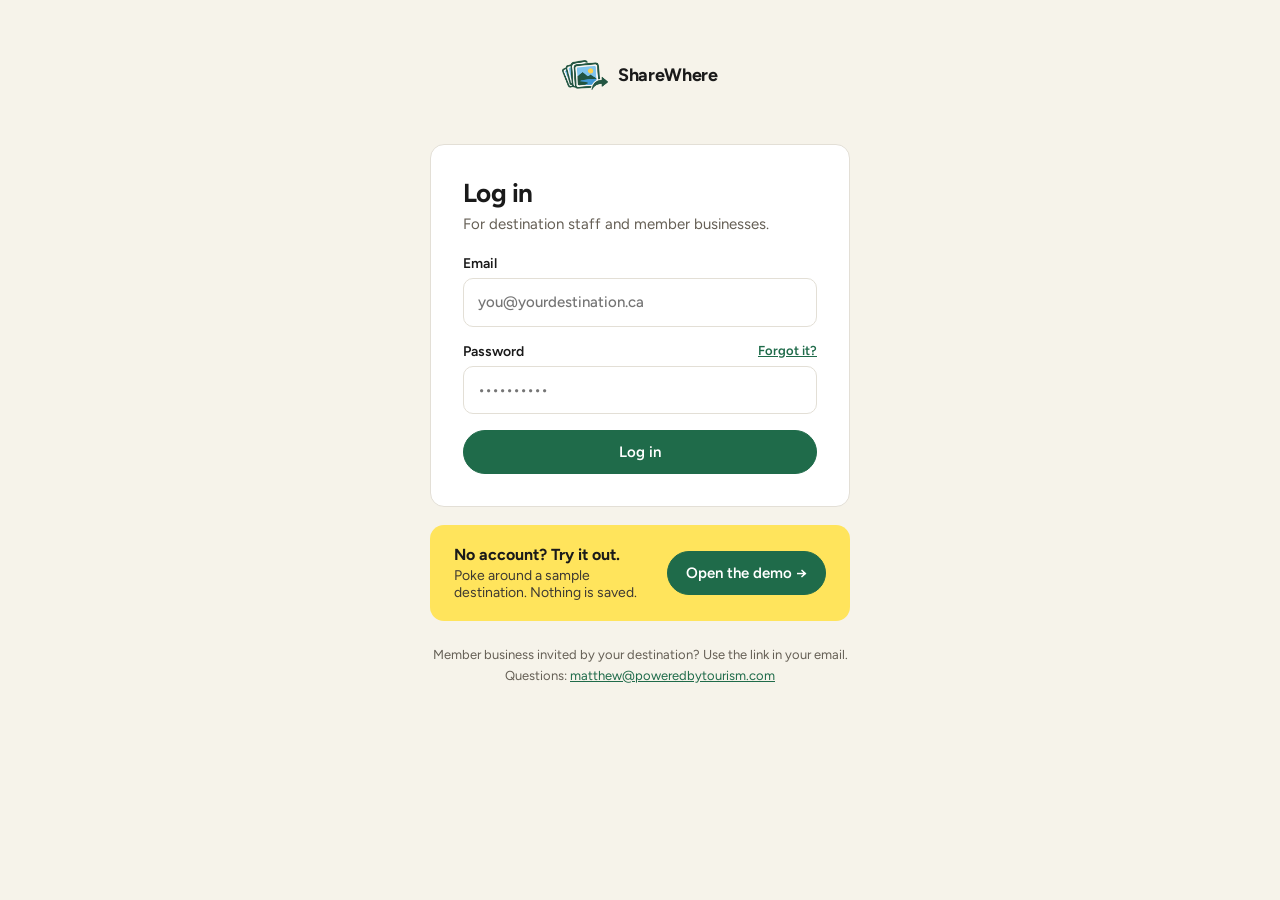
<file: app/login.html>
<!doctype html>
<html lang="en">
<head>
<meta charset="utf-8">
<title>Log in · ShareWhere</title>
<meta name="viewport" content="width=device-width, initial-scale=1">
<meta name="robots" content="noindex">
<link rel="icon" href="images/sharewhere-icon.png">
<link href="https://fonts.googleapis.com/css2?family=Figtree:wght@400;500;600;700&display=swap" rel="stylesheet">
<link rel="stylesheet" href="app.css">
</head>
<body>
<div style="min-height:100vh;display:flex;flex-direction:column;align-items:center;padding:56px 20px 80px">
<a class="brand" href="../"><img src="images/sharewhere-icon.png" alt="">ShareWhere</a>
<main style="width:100%;max-width:420px;margin-top:36px">
<div class="card" style="padding:32px">
<h1 style="margin:0;font-size:26px;letter-spacing:-.02em">Log in</h1>
<p class="muted" style="margin:6px 0 22px;font-size:15px">For destination staff and member businesses.</p>
<form style="display:flex;flex-direction:column;gap:16px" onsubmit="return false">
<div><label for="e">Email</label><input id="e" class="field" type="email" placeholder="you@yourdestination.ca" autocomplete="username"></div>
<div><div style="display:flex;justify-content:space-between"><label for="p">Password</label><a href="mailto:matthew@poweredbytourism.com?subject=ShareWhere%20password" style="font-size:13px;font-weight:600">Forgot it?</a></div><input id="p" class="field" type="password" placeholder="••••••••••" autocomplete="current-password"></div>
<a class="btn g" href="index.html">Log in</a>
</form>
</div>
<div style="margin-top:18px;background:var(--hi);border-radius:14px;padding:20px 24px;display:flex;align-items:center;gap:16px;flex-wrap:wrap"><div style="flex:1 1 180px"><b>No account? Try it out.</b><p style="margin:3px 0 0;font-size:14px;color:#3D3932">Poke around a sample destination. Nothing is saved.</p></div><a class="btn g" href="index.html">Open the demo →</a></div>
<p class="muted" style="margin:24px 0 0;font-size:13px;text-align:center;line-height:1.6">Member business invited by your destination? Use the link in your email.<br>Questions: <a href="mailto:matthew@poweredbytourism.com">matthew@poweredbytourism.com</a></p>
</main></div>
</body>
</html>
</file>
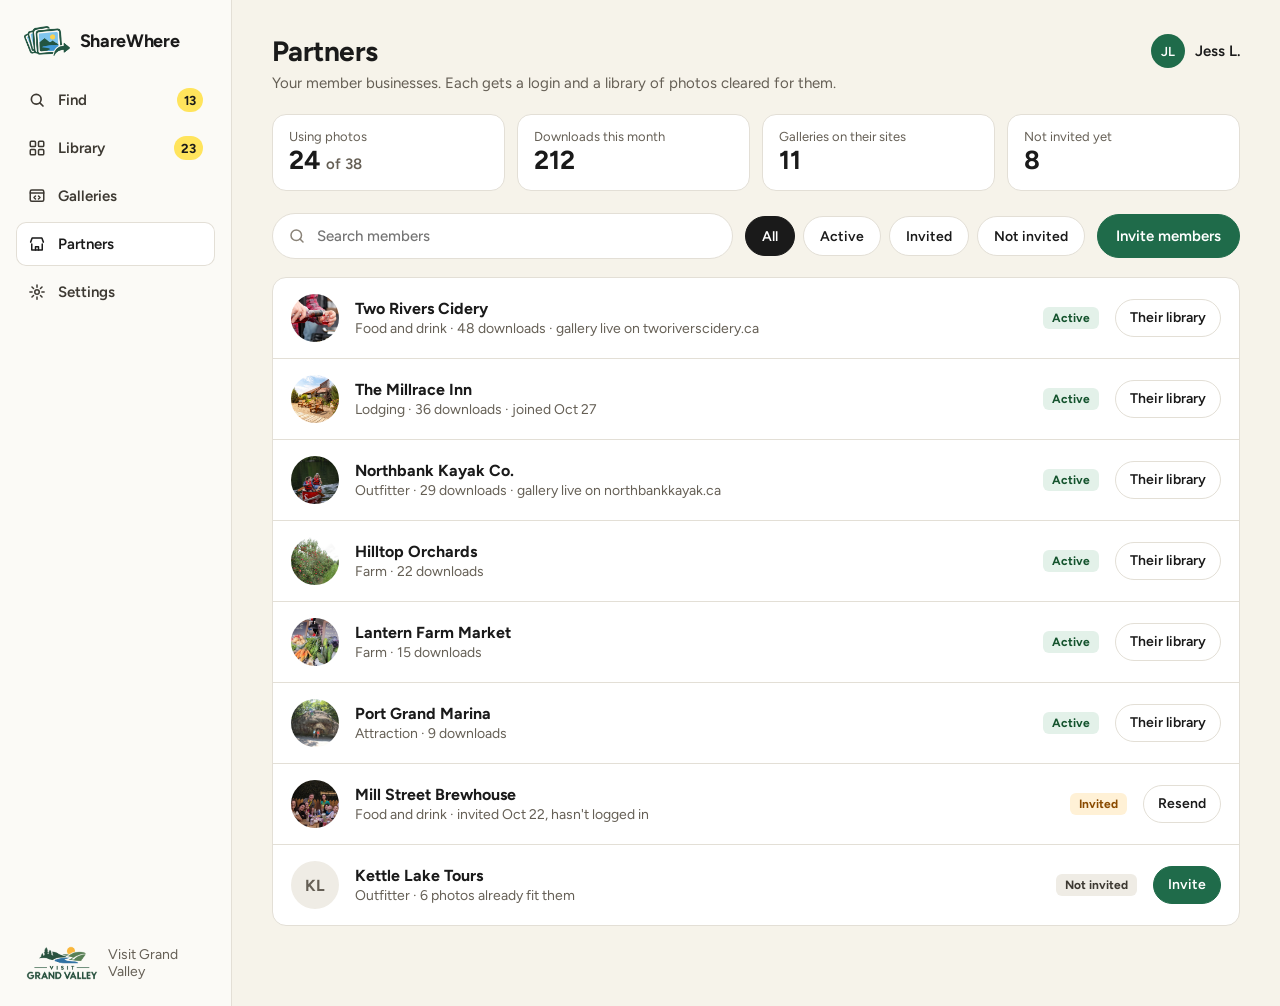
<file: app/partners.html>
<!doctype html>
<html lang="en">
<head>
<meta charset="utf-8">
<title>Partners · ShareWhere</title>
<meta name="viewport" content="width=device-width, initial-scale=1">
<meta name="robots" content="noindex">
<link rel="icon" href="images/sharewhere-icon.png">
<link href="https://fonts.googleapis.com/css2?family=Figtree:wght@400;500;600;700&family=Caveat:wght@600&display=swap" rel="stylesheet">
<link rel="stylesheet" href="app.css">
</head>
<body>
<div class="shell">
<aside class="side">
<a class="brand" href="index.html"><img src="images/sharewhere-icon.png" alt="">ShareWhere</a>
<a class="nav " href="index.html"><svg width="18" height="18" viewBox="0 0 24 24" fill="none" stroke="currentColor" stroke-width="2.2" stroke-linecap="round" aria-hidden="true"><circle cx="11" cy="11" r="6.5"/><path d="M20 20l-4.2-4.2"/></svg>Find<span class="n">13</span></a>
<a class="nav " href="library.html"><svg width="18" height="18" viewBox="0 0 24 24" fill="none" stroke="currentColor" stroke-width="2" stroke-linecap="round" stroke-linejoin="round" aria-hidden="true"><rect x="3" y="3" width="7" height="7" rx="1.5"/><rect x="14" y="3" width="7" height="7" rx="1.5"/><rect x="3" y="14" width="7" height="7" rx="1.5"/><rect x="14" y="14" width="7" height="7" rx="1.5"/></svg>Library<span class="n">23</span></a>
<a class="nav " href="galleries.html"><svg width="18" height="18" viewBox="0 0 24 24" fill="none" stroke="currentColor" stroke-width="2" stroke-linecap="round" stroke-linejoin="round" aria-hidden="true"><rect x="3" y="4" width="18" height="15" rx="2"/><path d="M3 8h18"/><path d="M10 12l-2 2 2 2M14 12l2 2-2 2"/></svg>Galleries</a>
<a class="nav on" href="partners.html"><svg width="18" height="18" viewBox="0 0 24 24" fill="none" stroke="currentColor" stroke-width="2" stroke-linecap="round" stroke-linejoin="round" aria-hidden="true"><path d="M3.5 9.5L5.5 4h13l2 5.5"/><path d="M5 12v8h14v-8"/><path d="M10 20v-4.5h4V20"/></svg>Partners</a>
<a class="nav " href="settings.html"><svg width="18" height="18" viewBox="0 0 24 24" fill="none" stroke="currentColor" stroke-width="2" stroke-linecap="round" aria-hidden="true"><circle cx="12" cy="12" r="3"/><path d="M12 2.5v3M12 18.5v3M2.5 12h3M18.5 12h3M5.3 5.3l2.1 2.1M16.6 16.6l2.1 2.1M5.3 18.7l2.1-2.1M16.6 7.4l2.1-2.1"/></svg>Settings</a>
<div class="dest"><img src="images/gv-logo.png" alt="Visit Grand Valley"><span class="muted">Visit Grand Valley</span></div>
</aside>
<main class="main"><div class="wrap">
<div class="top"><div><h1>Partners</h1><p>Your member businesses. Each gets a login and a library of photos cleared for them.</p></div><div class="who"><span>JL</span>Jess L.</div></div>

<div style="display:grid;grid-template-columns:repeat(auto-fit,minmax(160px,1fr));gap:12px;margin-bottom:22px">
<div class="card" style="padding:14px 16px"><div class="muted" style="font-size:13px">Using photos</div><b style="font-size:26px">24 <span class="muted" style="font-size:15px;font-weight:600">of 38</span></b></div>
<div class="card" style="padding:14px 16px"><div class="muted" style="font-size:13px">Downloads this month</div><b style="font-size:26px">212</b></div>
<div class="card" style="padding:14px 16px"><div class="muted" style="font-size:13px">Galleries on their sites</div><b style="font-size:26px">11</b></div>
<div class="card" style="padding:14px 16px"><div class="muted" style="font-size:13px">Not invited yet</div><b style="font-size:26px">8</b></div>
</div>

<div class="bar">
<div class="search"><svg width="18" height="18" viewBox="0 0 24 24" fill="none" stroke="#8A8378" stroke-width="2" stroke-linecap="round" aria-hidden="true"><circle cx="11" cy="11" r="7"/><path d="M20 20l-4-4"/></svg><input placeholder="Search members" aria-label="Search members"></div>
<div class="chips"><button class="chip on">All</button><button class="chip">Active</button><button class="chip">Invited</button><button class="chip">Not invited</button></div>
<button class="btn g" style="margin-left:auto">Invite members</button>
</div>

<div class="card">
<div class="row"><img src="images/tasting.jpg" alt="" style="width:48px;height:48px;border-radius:999px;object-fit:cover"><div class="t" style="flex:1"><b>Two Rivers Cidery</b><span>Food and drink · 48 downloads · gallery live on tworiverscidery.ca</span></div><span class="tag ok">Active</span><a class="btn sm" href="library.html">Their library</a></div>
<div class="row"><img src="images/deck.jpg" alt="" style="width:48px;height:48px;border-radius:999px;object-fit:cover"><div class="t" style="flex:1"><b>The Millrace Inn</b><span>Lodging · 36 downloads · joined Oct 27</span></div><span class="tag ok">Active</span><a class="btn sm" href="library.html">Their library</a></div>
<div class="row"><img src="images/canoe.jpg" alt="" style="width:48px;height:48px;border-radius:999px;object-fit:cover"><div class="t" style="flex:1"><b>Northbank Kayak Co.</b><span>Outfitter · 29 downloads · gallery live on northbankkayak.ca</span></div><span class="tag ok">Active</span><a class="btn sm" href="library.html">Their library</a></div>
<div class="row"><img src="images/orchard.jpg" alt="" style="width:48px;height:48px;border-radius:999px;object-fit:cover"><div class="t" style="flex:1"><b>Hilltop Orchards</b><span>Farm · 22 downloads</span></div><span class="tag ok">Active</span><a class="btn sm" href="library.html">Their library</a></div>
<div class="row"><img src="images/market.jpg" alt="" style="width:48px;height:48px;border-radius:999px;object-fit:cover"><div class="t" style="flex:1"><b>Lantern Farm Market</b><span>Farm · 15 downloads</span></div><span class="tag ok">Active</span><a class="btn sm" href="library.html">Their library</a></div>
<div class="row"><img src="images/marina.jpg" alt="" style="width:48px;height:48px;border-radius:999px;object-fit:cover"><div class="t" style="flex:1"><b>Port Grand Marina</b><span>Attraction · 9 downloads</span></div><span class="tag ok">Active</span><a class="btn sm" href="library.html">Their library</a></div>
<div class="row"><img src="images/picnic-table.jpg" alt="" style="width:48px;height:48px;border-radius:999px;object-fit:cover"><div class="t" style="flex:1"><b>Mill Street Brewhouse</b><span>Food and drink · invited Oct 22, hasn't logged in</span></div><span class="tag amber">Invited</span><button class="btn sm">Resend</button></div>
<div class="row"><span style="width:48px;height:48px;border-radius:999px;background:#EFECE5;color:var(--muted);display:flex;align-items:center;justify-content:center;font-weight:700">KL</span><div class="t" style="flex:1"><b>Kettle Lake Tours</b><span>Outfitter · 6 photos already fit them</span></div><span class="tag">Not invited</span><button class="btn sm g">Invite</button></div>
</div>
</div></main>
</div>

</body>
</html>
</file>
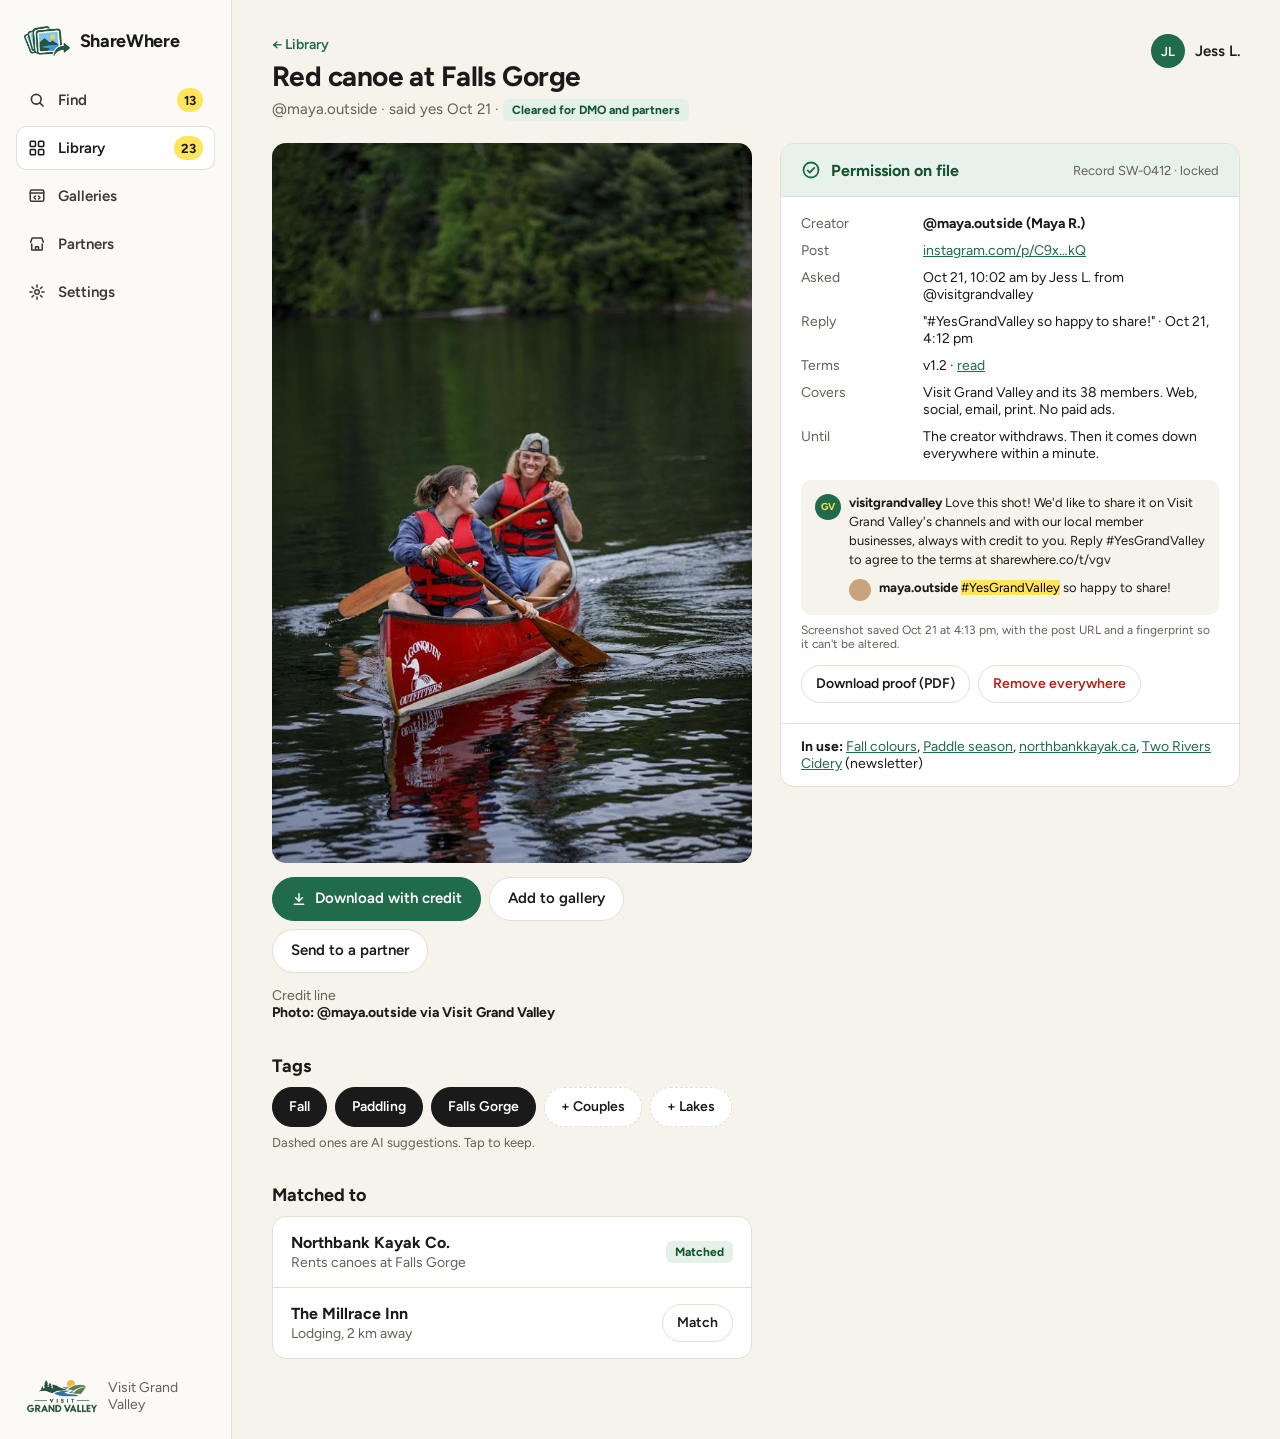
<file: app/photo.html>
<!doctype html>
<html lang="en">
<head>
<meta charset="utf-8">
<title>Photo · ShareWhere</title>
<meta name="viewport" content="width=device-width, initial-scale=1">
<meta name="robots" content="noindex">
<link rel="icon" href="images/sharewhere-icon.png">
<link href="https://fonts.googleapis.com/css2?family=Figtree:wght@400;500;600;700&family=Caveat:wght@600&display=swap" rel="stylesheet">
<link rel="stylesheet" href="app.css">
</head>
<body>
<div class="shell">
<aside class="side">
<a class="brand" href="index.html"><img src="images/sharewhere-icon.png" alt="">ShareWhere</a>
<a class="nav " href="index.html"><svg width="18" height="18" viewBox="0 0 24 24" fill="none" stroke="currentColor" stroke-width="2.2" stroke-linecap="round" aria-hidden="true"><circle cx="11" cy="11" r="6.5"/><path d="M20 20l-4.2-4.2"/></svg>Find<span class="n">13</span></a>
<a class="nav on" href="library.html"><svg width="18" height="18" viewBox="0 0 24 24" fill="none" stroke="currentColor" stroke-width="2" stroke-linecap="round" stroke-linejoin="round" aria-hidden="true"><rect x="3" y="3" width="7" height="7" rx="1.5"/><rect x="14" y="3" width="7" height="7" rx="1.5"/><rect x="3" y="14" width="7" height="7" rx="1.5"/><rect x="14" y="14" width="7" height="7" rx="1.5"/></svg>Library<span class="n">23</span></a>
<a class="nav " href="galleries.html"><svg width="18" height="18" viewBox="0 0 24 24" fill="none" stroke="currentColor" stroke-width="2" stroke-linecap="round" stroke-linejoin="round" aria-hidden="true"><rect x="3" y="4" width="18" height="15" rx="2"/><path d="M3 8h18"/><path d="M10 12l-2 2 2 2M14 12l2 2-2 2"/></svg>Galleries</a>
<a class="nav " href="partners.html"><svg width="18" height="18" viewBox="0 0 24 24" fill="none" stroke="currentColor" stroke-width="2" stroke-linecap="round" stroke-linejoin="round" aria-hidden="true"><path d="M3.5 9.5L5.5 4h13l2 5.5"/><path d="M5 12v8h14v-8"/><path d="M10 20v-4.5h4V20"/></svg>Partners</a>
<a class="nav " href="settings.html"><svg width="18" height="18" viewBox="0 0 24 24" fill="none" stroke="currentColor" stroke-width="2" stroke-linecap="round" aria-hidden="true"><circle cx="12" cy="12" r="3"/><path d="M12 2.5v3M12 18.5v3M2.5 12h3M18.5 12h3M5.3 5.3l2.1 2.1M16.6 16.6l2.1 2.1M5.3 18.7l2.1-2.1M16.6 7.4l2.1-2.1"/></svg>Settings</a>
<div class="dest"><img src="images/gv-logo.png" alt="Visit Grand Valley"><span class="muted">Visit Grand Valley</span></div>
</aside>
<main class="main"><div class="wrap">
<div class="top"><div><a href="library.html" style="font-weight:600;font-size:14px;text-decoration:none">← Library</a><h1 style="margin-top:6px">Red canoe at Falls Gorge</h1><p>@maya.outside · said yes Oct 21 · <span class="tag ok">Cleared for DMO and partners</span></p></div><div class="who"><span>JL</span>Jess L.</div></div>

<div style="display:flex;gap:28px;flex-wrap:wrap;align-items:flex-start">
<div style="flex:1 1 380px;min-width:0">
<img src="images/canoe.jpg" alt="Two people in life jackets paddling a red canoe on a dark green lake" style="width:100%;border-radius:14px;display:block">
<div style="display:flex;gap:8px;flex-wrap:wrap;margin-top:14px"><button class="btn g"><svg width="16" height="16" viewBox="0 0 24 24" fill="none" stroke="currentColor" stroke-width="2.2" stroke-linecap="round" stroke-linejoin="round" aria-hidden="true"><path d="M12 4v11"/><path d="M7 10l5 5 5-5"/><path d="M5 20h14"/></svg>Download with credit</button><a class="btn" href="galleries.html">Add to gallery</a><a class="btn" href="partners.html">Send to a partner</a></div>
<p style="margin:14px 0 0;font-size:14px"><span class="muted">Credit line</span><br><b>Photo: @maya.outside via Visit Grand Valley</b></p>
<div class="sec"><h2>Tags</h2><div class="chips" style="margin-top:10px"><span class="chip on">Fall</span><span class="chip on">Paddling</span><span class="chip on">Falls Gorge</span><span class="chip" style="border-style:dashed">+ Couples</span><span class="chip" style="border-style:dashed">+ Lakes</span></div><p class="muted" style="font-size:13px;margin:8px 0 0">Dashed ones are AI suggestions. Tap to keep.</p></div>
<div class="sec"><h2>Matched to</h2><div class="card" style="margin-top:10px"><div class="row"><div class="t"><b>Northbank Kayak Co.</b><span>Rents canoes at Falls Gorge</span></div><span class="tag ok" style="margin-left:auto">Matched</span></div><div class="row"><div class="t"><b>The Millrace Inn</b><span>Lodging, 2 km away</span></div><button class="btn sm" style="margin-left:auto">Match</button></div></div></div>
</div>

<div class="card" style="flex:1 1 360px;min-width:0;overflow:hidden">
<div style="padding:16px 20px;background:#E8F2EC;border-bottom:1px solid #CFE3D6;display:flex;align-items:center;gap:10px"><svg width="20" height="20" viewBox="0 0 24 24" fill="none" stroke="#1F6B4A" stroke-width="2.2" stroke-linecap="round" stroke-linejoin="round" aria-hidden="true"><circle cx="12" cy="12" r="9"/><path d="M8 12.5l2.5 2.5L16 9.5"/></svg><b style="color:#14532D">Permission on file</b><span class="muted" style="margin-left:auto;font-size:13px">Record SW-0412 · locked</span></div>
<div style="padding:18px 20px;font-size:14px;display:grid;grid-template-columns:110px 1fr;row-gap:10px;column-gap:12px">
<span class="muted">Creator</span><b>@maya.outside (Maya R.)</b>
<span class="muted">Post</span><a href="https://www.instagram.com/">instagram.com/p/C9x…kQ</a>
<span class="muted">Asked</span><span>Oct 21, 10:02 am by Jess L. from @visitgrandvalley</span>
<span class="muted">Reply</span><span>"#YesGrandValley so happy to share!" · Oct 21, 4:12 pm</span>
<span class="muted">Terms</span><span>v1.2 · <a href="settings.html">read</a></span>
<span class="muted">Covers</span><span>Visit Grand Valley and its 38 members. Web, social, email, print. No paid ads.</span>
<span class="muted">Until</span><span>The creator withdraws. Then it comes down everywhere within a minute.</span>
</div>
<div style="padding:0 20px 20px"><div style="background:var(--sand);border-radius:10px;padding:14px;font-size:13px;line-height:1.45"><div style="display:flex;gap:8px"><span style="width:26px;height:26px;border-radius:999px;background:var(--green);color:var(--hi);flex:none;display:flex;align-items:center;justify-content:center;font-weight:700;font-size:10px">GV</span><div><b>visitgrandvalley</b> Love this shot! We'd like to share it on Visit Grand Valley's channels and with our local member businesses, always with credit to you. Reply #YesGrandValley to agree to the terms at sharewhere.co/t/vgv</div></div><div style="display:flex;gap:8px;margin:10px 0 0 34px"><span style="width:22px;height:22px;border-radius:999px;background:#C9A27E;flex:none"></span><div><b>maya.outside</b> <mark style="background:var(--hi)">#YesGrandValley</mark> so happy to share!</div></div></div><p class="muted" style="font-size:12px;margin:8px 0 0">Screenshot saved Oct 21 at 4:13 pm, with the post URL and a fingerprint so it can't be altered.</p>
<div style="display:flex;gap:8px;margin-top:14px;flex-wrap:wrap"><button class="btn sm">Download proof (PDF)</button><button class="btn sm" style="color:#B42318">Remove everywhere</button></div></div>
<div style="border-top:1px solid var(--line);padding:14px 20px;font-size:14px"><b>In use:</b> <a href="galleries.html">Fall colours</a>, <a href="galleries.html">Paddle season</a>, <a href="partners.html">northbankkayak.ca</a>, <a href="partners.html">Two Rivers Cidery</a> (newsletter)</div>
</div>
</div>
</div></main>
</div>

</body>
</html>
</file>
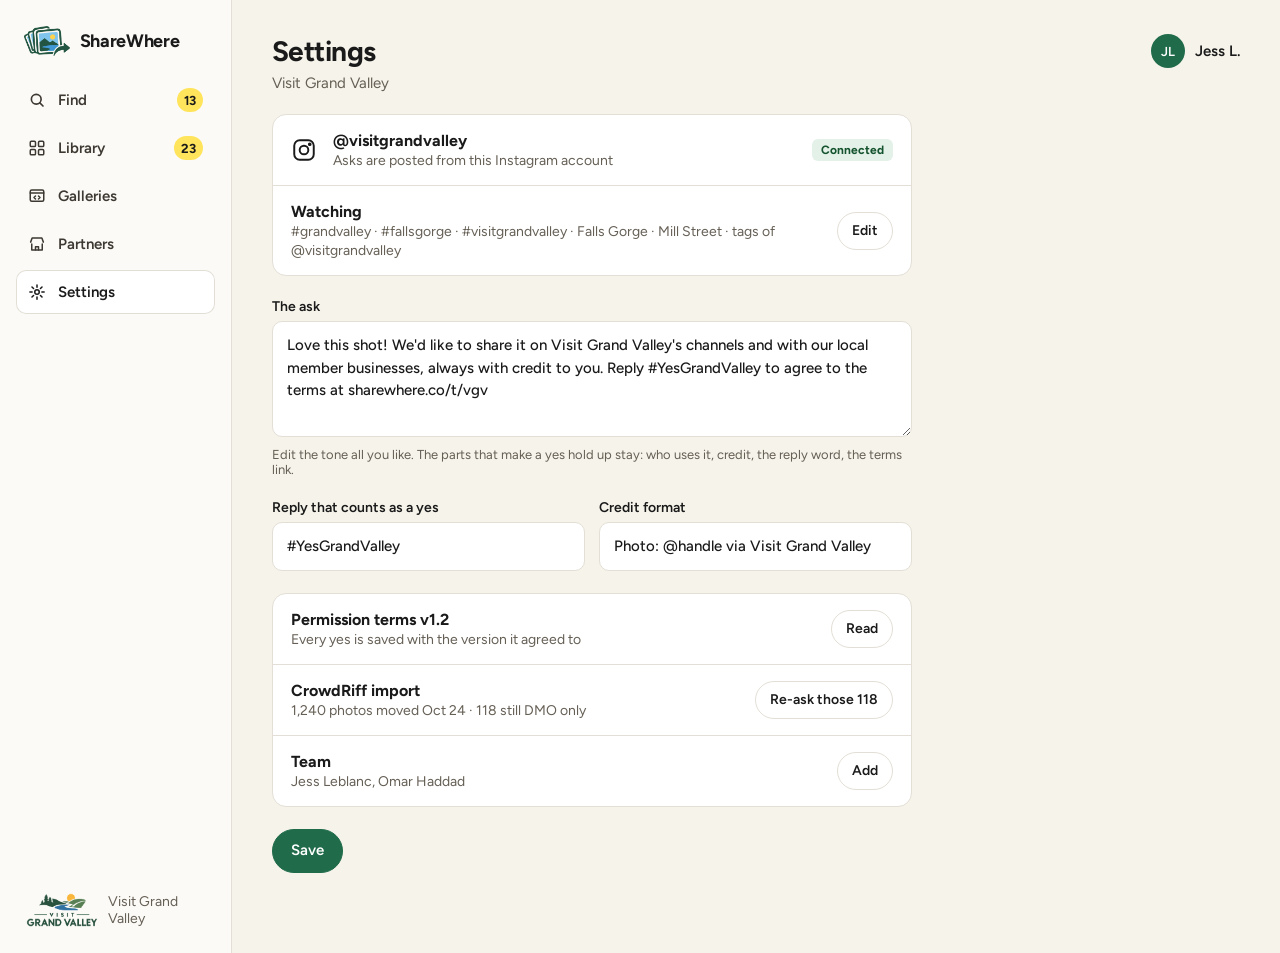
<file: app/settings.html>
<!doctype html>
<html lang="en">
<head>
<meta charset="utf-8">
<title>Settings · ShareWhere</title>
<meta name="viewport" content="width=device-width, initial-scale=1">
<meta name="robots" content="noindex">
<link rel="icon" href="images/sharewhere-icon.png">
<link href="https://fonts.googleapis.com/css2?family=Figtree:wght@400;500;600;700&family=Caveat:wght@600&display=swap" rel="stylesheet">
<link rel="stylesheet" href="app.css">
</head>
<body>
<div class="shell">
<aside class="side">
<a class="brand" href="index.html"><img src="images/sharewhere-icon.png" alt="">ShareWhere</a>
<a class="nav " href="index.html"><svg width="18" height="18" viewBox="0 0 24 24" fill="none" stroke="currentColor" stroke-width="2.2" stroke-linecap="round" aria-hidden="true"><circle cx="11" cy="11" r="6.5"/><path d="M20 20l-4.2-4.2"/></svg>Find<span class="n">13</span></a>
<a class="nav " href="library.html"><svg width="18" height="18" viewBox="0 0 24 24" fill="none" stroke="currentColor" stroke-width="2" stroke-linecap="round" stroke-linejoin="round" aria-hidden="true"><rect x="3" y="3" width="7" height="7" rx="1.5"/><rect x="14" y="3" width="7" height="7" rx="1.5"/><rect x="3" y="14" width="7" height="7" rx="1.5"/><rect x="14" y="14" width="7" height="7" rx="1.5"/></svg>Library<span class="n">23</span></a>
<a class="nav " href="galleries.html"><svg width="18" height="18" viewBox="0 0 24 24" fill="none" stroke="currentColor" stroke-width="2" stroke-linecap="round" stroke-linejoin="round" aria-hidden="true"><rect x="3" y="4" width="18" height="15" rx="2"/><path d="M3 8h18"/><path d="M10 12l-2 2 2 2M14 12l2 2-2 2"/></svg>Galleries</a>
<a class="nav " href="partners.html"><svg width="18" height="18" viewBox="0 0 24 24" fill="none" stroke="currentColor" stroke-width="2" stroke-linecap="round" stroke-linejoin="round" aria-hidden="true"><path d="M3.5 9.5L5.5 4h13l2 5.5"/><path d="M5 12v8h14v-8"/><path d="M10 20v-4.5h4V20"/></svg>Partners</a>
<a class="nav on" href="settings.html"><svg width="18" height="18" viewBox="0 0 24 24" fill="none" stroke="currentColor" stroke-width="2" stroke-linecap="round" aria-hidden="true"><circle cx="12" cy="12" r="3"/><path d="M12 2.5v3M12 18.5v3M2.5 12h3M18.5 12h3M5.3 5.3l2.1 2.1M16.6 16.6l2.1 2.1M5.3 18.7l2.1-2.1M16.6 7.4l2.1-2.1"/></svg>Settings</a>
<div class="dest"><img src="images/gv-logo.png" alt="Visit Grand Valley"><span class="muted">Visit Grand Valley</span></div>
</aside>
<main class="main"><div class="wrap">
<div class="top"><div><h1>Settings</h1><p>Visit Grand Valley</p></div><div class="who"><span>JL</span>Jess L.</div></div>
<div style="max-width:640px;display:flex;flex-direction:column;gap:22px">
<div class="card"><div class="row"><svg width="26" height="26" viewBox="0 0 24 24" fill="none" stroke="currentColor" stroke-width="1.8" aria-hidden="true"><rect x="3" y="3" width="18" height="18" rx="5"/><circle cx="12" cy="12" r="4"/><circle cx="17.3" cy="6.7" r=".8" fill="currentColor"/></svg><div class="t" style="flex:1"><b>@visitgrandvalley</b><span>Asks are posted from this Instagram account</span></div><span class="tag ok">Connected</span></div>
<div class="row"><div class="t" style="flex:1"><b>Watching</b><span>#grandvalley · #fallsgorge · #visitgrandvalley · Falls Gorge · Mill Street · tags of @visitgrandvalley</span></div><button class="btn sm">Edit</button></div></div>
<div><label for="ask">The ask</label><textarea id="ask" class="field" rows="4">Love this shot! We'd like to share it on Visit Grand Valley's channels and with our local member businesses, always with credit to you. Reply #YesGrandValley to agree to the terms at sharewhere.co/t/vgv</textarea><p class="muted" style="font-size:13px;margin:6px 0 0">Edit the tone all you like. The parts that make a yes hold up stay: who uses it, credit, the reply word, the terms link.</p></div>
<div style="display:grid;grid-template-columns:repeat(auto-fit,minmax(220px,1fr));gap:14px"><div><label for="yes">Reply that counts as a yes</label><input id="yes" class="field" value="#YesGrandValley"></div><div><label for="cr">Credit format</label><input id="cr" class="field" value="Photo: @handle via Visit Grand Valley"></div></div>
<div class="card"><div class="row"><div class="t" style="flex:1"><b>Permission terms v1.2</b><span>Every yes is saved with the version it agreed to</span></div><button class="btn sm">Read</button></div>
<div class="row"><div class="t" style="flex:1"><b>CrowdRiff import</b><span>1,240 photos moved Oct 24 · 118 still DMO only</span></div><a class="btn sm" href="library.html">Re-ask those 118</a></div>
<div class="row"><div class="t" style="flex:1"><b>Team</b><span>Jess Leblanc, Omar Haddad</span></div><button class="btn sm">Add</button></div></div>
<button class="btn g" style="align-self:flex-start">Save</button>
</div>
</div></main>
</div>

</body>
</html>
</file>
<file: app/app.css>
:root{--ink:#1A1A1A;--green:#1F6B4A;--green-dark:#185A3D;--hi:#FFE45C;--sand:#F6F3EA;--paper:#FBFAF6;--line:#E3DFD6;--muted:#655F55;--note:#C2410C}
*{box-sizing:border-box}
html,body{margin:0;background:var(--sand);color:var(--ink);font-family:'Figtree',system-ui,sans-serif;-webkit-font-smoothing:antialiased}
a{color:var(--green)}a:hover{color:var(--green-dark)}
button{font-family:inherit}
.shell{display:flex;min-height:100vh;flex-wrap:wrap}
.side{flex:0 0 232px;background:var(--paper);border-right:1px solid var(--line);padding:22px 16px;display:flex;flex-direction:column;gap:4px}
.brand{display:flex;align-items:center;gap:10px;padding:4px 8px 18px;text-decoration:none;color:var(--ink);font-weight:700;font-size:18px;letter-spacing:-.02em}
.brand img{height:30px;width:auto}
.nav{display:flex;align-items:center;gap:12px;min-height:44px;padding:0 12px;border-radius:10px;color:#3D3932;text-decoration:none;font-size:15px;font-weight:600}
.nav:hover{background:#F1EEE7;color:var(--ink)}
.nav.on{background:#fff;color:var(--ink);box-shadow:inset 0 0 0 1px var(--line)}
.nav svg{flex:none}
.nav .n{margin-left:auto;min-width:26px;height:24px;padding:0 7px;border-radius:999px;background:var(--hi);display:inline-flex;align-items:center;justify-content:center;font-size:13px;font-weight:700;color:var(--ink)}
.side .dest{margin-top:auto;padding:14px 10px 4px;display:flex;align-items:center;gap:10px;font-size:14px}
.side .dest img{height:34px;width:auto}
.main{flex:999 1 560px;min-width:0;padding:34px 40px 80px}
.wrap{max-width:1060px}
.top{display:flex;align-items:flex-start;gap:20px;flex-wrap:wrap;margin-bottom:22px}
.top h1{margin:0;font-size:28px;font-weight:700;letter-spacing:-.02em}
.top p{margin:6px 0 0;color:var(--muted);font-size:15px}
.top .who{margin-left:auto;display:flex;align-items:center;gap:10px;font-weight:600;font-size:15px}
.top .who span{width:34px;height:34px;border-radius:999px;background:var(--green);color:#fff;display:inline-flex;align-items:center;justify-content:center;font-size:13px}
.bar{display:flex;align-items:center;gap:12px;flex-wrap:wrap;margin-bottom:18px}
.search{flex:1 1 300px;position:relative}
.search input{width:100%;height:46px;border:1px solid var(--line);border-radius:999px;padding:0 16px 0 44px;font:500 15px 'Figtree',sans-serif;background:#fff}
.search svg{position:absolute;left:16px;top:14px}
.chips{display:flex;gap:8px;flex-wrap:wrap}
.chip{display:inline-flex;align-items:center;min-height:40px;padding:0 16px;border-radius:999px;border:1px solid var(--line);background:#fff;font:600 14px 'Figtree',sans-serif;color:var(--ink);cursor:pointer}
.chip.on{background:var(--ink);border-color:var(--ink);color:#fff}
.btn{display:inline-flex;align-items:center;justify-content:center;gap:8px;min-height:44px;padding:0 18px;border-radius:999px;border:1px solid var(--line);background:#fff;color:var(--ink);font:600 15px/1 'Figtree',sans-serif;text-decoration:none;cursor:pointer;white-space:nowrap}
.btn:hover{background:var(--paper);color:var(--ink)}
.btn.g,.btn.g:hover{background:var(--green);border-color:var(--green);color:#fff}
.btn.g:hover{background:var(--green-dark)}
.btn.y,.btn.y:hover{background:var(--hi);border-color:var(--hi);color:var(--ink)}
.btn.sm{min-height:38px;padding:0 14px;font-size:14px}
.sel{display:flex;align-items:center;gap:10px;flex-wrap:wrap;background:#E8F2EC;border:1px solid #CFE3D6;border-radius:12px;padding:10px 10px 10px 18px;margin-bottom:18px;font-weight:700;font-size:15px}
sc-for,sc-if,.rt-row{display:contents}
.grid{display:grid;grid-template-columns:repeat(auto-fill,minmax(200px,1fr));gap:18px 16px}
.ph{display:block;text-decoration:none;color:var(--ink)}
.ph .im{position:relative;border-radius:10px;overflow:hidden;aspect-ratio:4/3;background:#E8E4DB;box-shadow:0 0 0 0 transparent}
.ph .im img{width:100%;height:100%;object-fit:cover;display:block}
.ph.is-sel .im{box-shadow:0 0 0 3px var(--green)}
.ph .cb{position:absolute;top:10px;left:10px;width:26px;height:26px;border-radius:7px;background:rgba(255,255,255,.9);border:1.5px solid rgba(0,0,0,.12);display:flex;align-items:center;justify-content:center}
.ph.is-sel .cb{background:var(--green);border-color:var(--green)}
.pill{position:absolute;top:10px;right:10px;padding:5px 9px;border-radius:999px;font-size:12px;font-weight:700;background:rgba(255,255,255,.92)}
.pill.ok{color:#14532D}.pill.amber{color:#8A4B00;background:#FFF1D6}.pill.off{color:#B42318;background:#FDE4DF}
.ph .cap{display:flex;justify-content:space-between;gap:8px;font-size:14px;margin-top:8px}
.ph .cap b{font-weight:700}.ph .cap span{color:var(--muted)}
.card{background:#fff;border:1px solid var(--line);border-radius:14px}
.row{display:flex;align-items:center;gap:16px;padding:16px 18px;border-top:1px solid var(--line);flex-wrap:wrap}
.row:first-child{border-top:0}
.row .t b{font-size:16px;display:block}.row .t span{color:var(--muted);font-size:14px}
.tag{display:inline-flex;align-items:center;padding:4px 9px;border-radius:6px;font-size:12px;font-weight:700;background:#EFECE5;color:#3D3932}
.tag.ok{background:#E3F1E9;color:#14532D}.tag.amber{background:#FFF1D6;color:#8A4B00}.tag.off{background:#FDE4DF;color:#B42318}.tag.y{background:var(--hi);color:var(--ink)}
.muted{color:var(--muted)}
.hint{font-family:'Caveat',cursive;color:var(--note);font-size:20px;line-height:1.2}
label{display:block;font-weight:600;font-size:14px;margin-bottom:6px}
.field{width:100%;border:1px solid var(--line);border-radius:10px;padding:12px 14px;font:500 15px/1.5 'Figtree',sans-serif;color:var(--ink);background:#fff}
h2{font-size:18px;font-weight:700;margin:0}
.sec{margin-top:34px}
@media (max-width:760px){.side{flex:1 1 100%;flex-direction:row;flex-wrap:wrap;padding:12px}.brand{padding:4px 8px}.side .dest{display:none}.nav{min-height:40px;padding:0 10px}.main{padding:20px 16px 60px}}

.play{position:absolute;left:50%;top:50%;transform:translate(-50%,-50%);width:44px;height:44px;border-radius:999px;background:rgba(255,255,255,.92);color:var(--ink);display:flex;align-items:center;justify-content:center;padding-left:3px;box-sizing:border-box}
.src-tag{position:absolute;left:10px;bottom:10px;padding:4px 8px;border-radius:6px;background:rgba(26,26,26,.72);color:#fff;font-size:11px;font-weight:700}
.phone{width:300px;margin:0 auto;background:#111;border-radius:36px;padding:14px;box-shadow:0 20px 50px rgba(26,26,26,.25)}
.phone .scr{position:relative;border-radius:26px;overflow:hidden;aspect-ratio:9/19.5;background:#000}
.phone .scr img{width:100%;height:100%;object-fit:cover;display:block}
.phone .ov{position:absolute;left:0;right:0;bottom:0;padding:60px 16px 22px;background:linear-gradient(transparent,rgba(0,0,0,.7));color:#fff;font-family:'Figtree',sans-serif}
.phone .ov b{display:block;font-size:14px}.phone .ov span{font-size:12px;opacity:.9}
.phone .pside{position:absolute;right:12px;bottom:90px;display:flex;flex-direction:column;gap:14px;align-items:center;color:#fff;font-size:11px;font-weight:700}
.phone .pside span{width:38px;height:38px;border-radius:999px;background:rgba(255,255,255,.18);display:flex;align-items:center;justify-content:center}
.phone .topbar{position:absolute;top:0;left:0;right:0;padding:14px 16px;display:flex;justify-content:space-between;align-items:center;color:#fff;font-family:'Figtree',sans-serif;font-size:13px;font-weight:700}
.phone .dots{position:absolute;right:6px;top:50%;transform:translateY(-50%);display:flex;flex-direction:column;gap:5px}
.phone .dots i{width:4px;height:4px;border-radius:999px;background:rgba(255,255,255,.4)}.phone .dots i.on{background:#fff;height:14px}
.strip{display:flex;gap:10px;overflow-x:auto;padding-bottom:6px}
.strip .ph{flex:0 0 120px}
</file>
